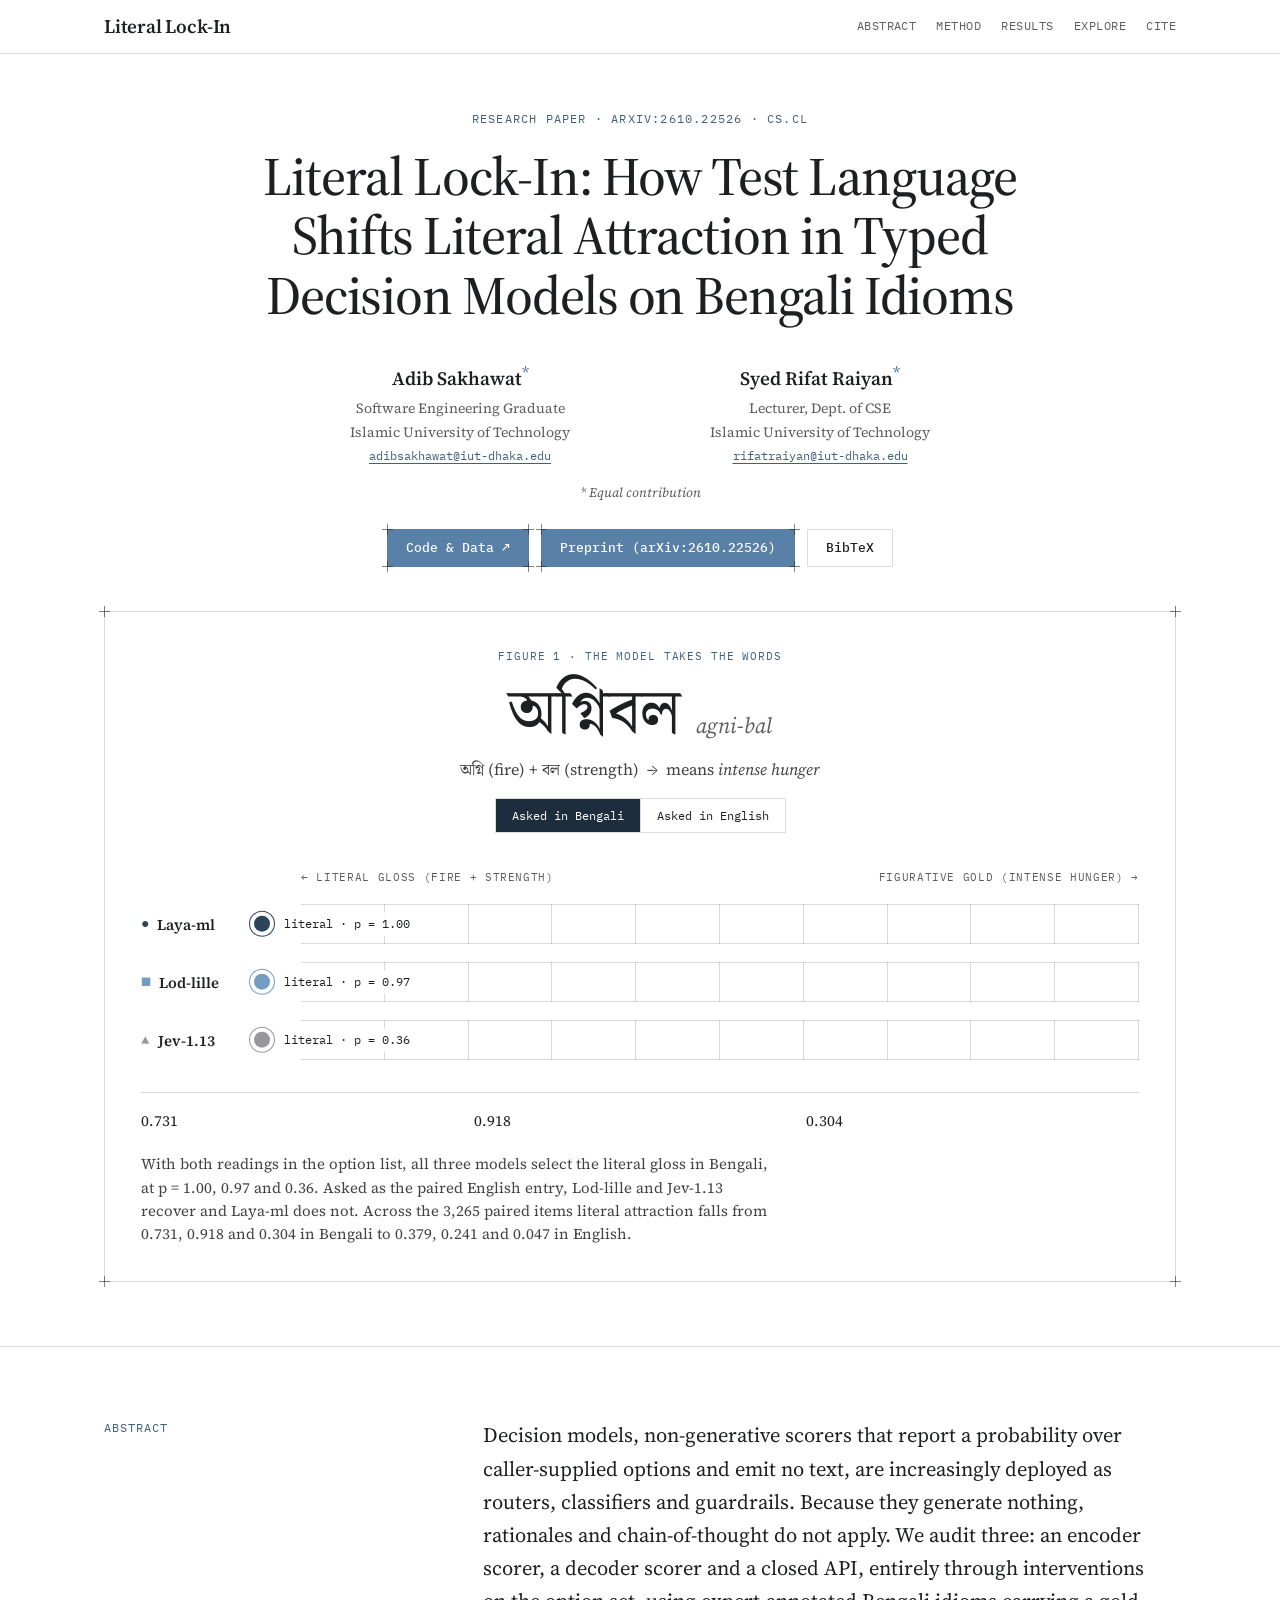
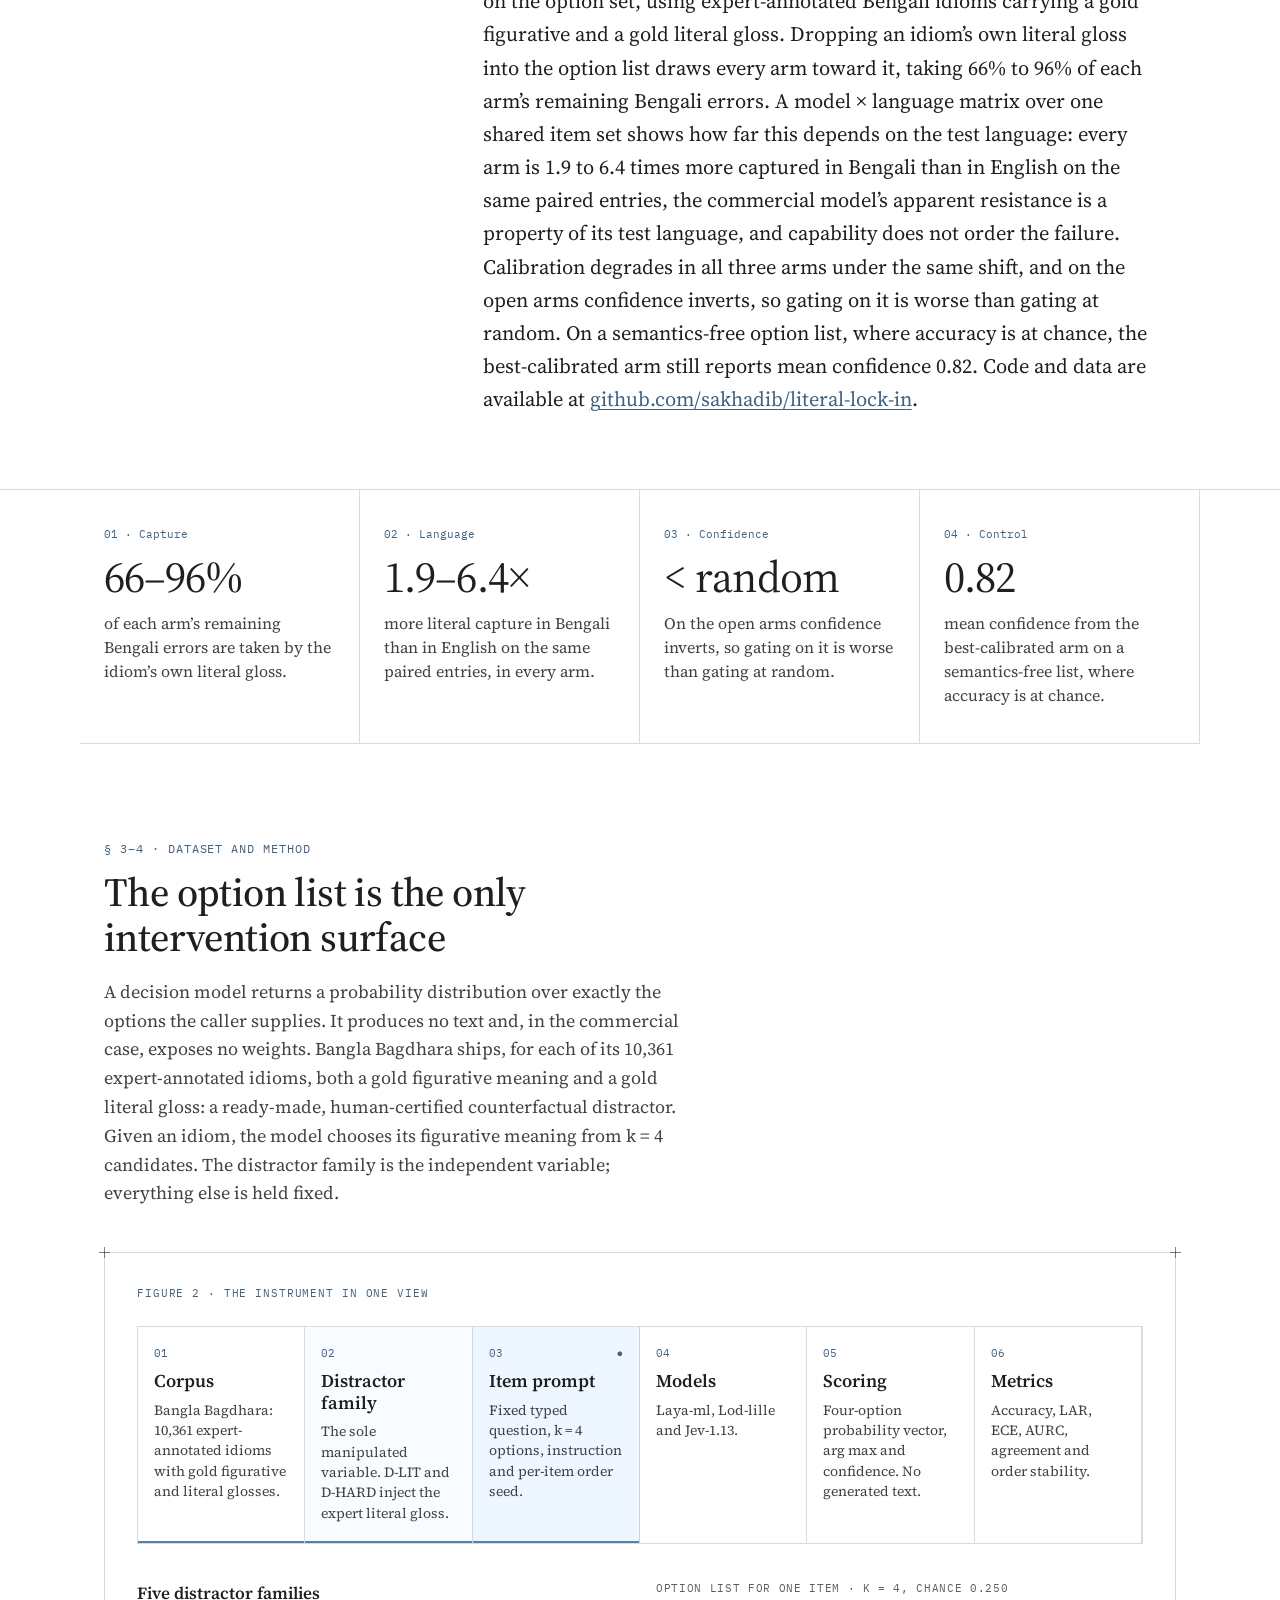
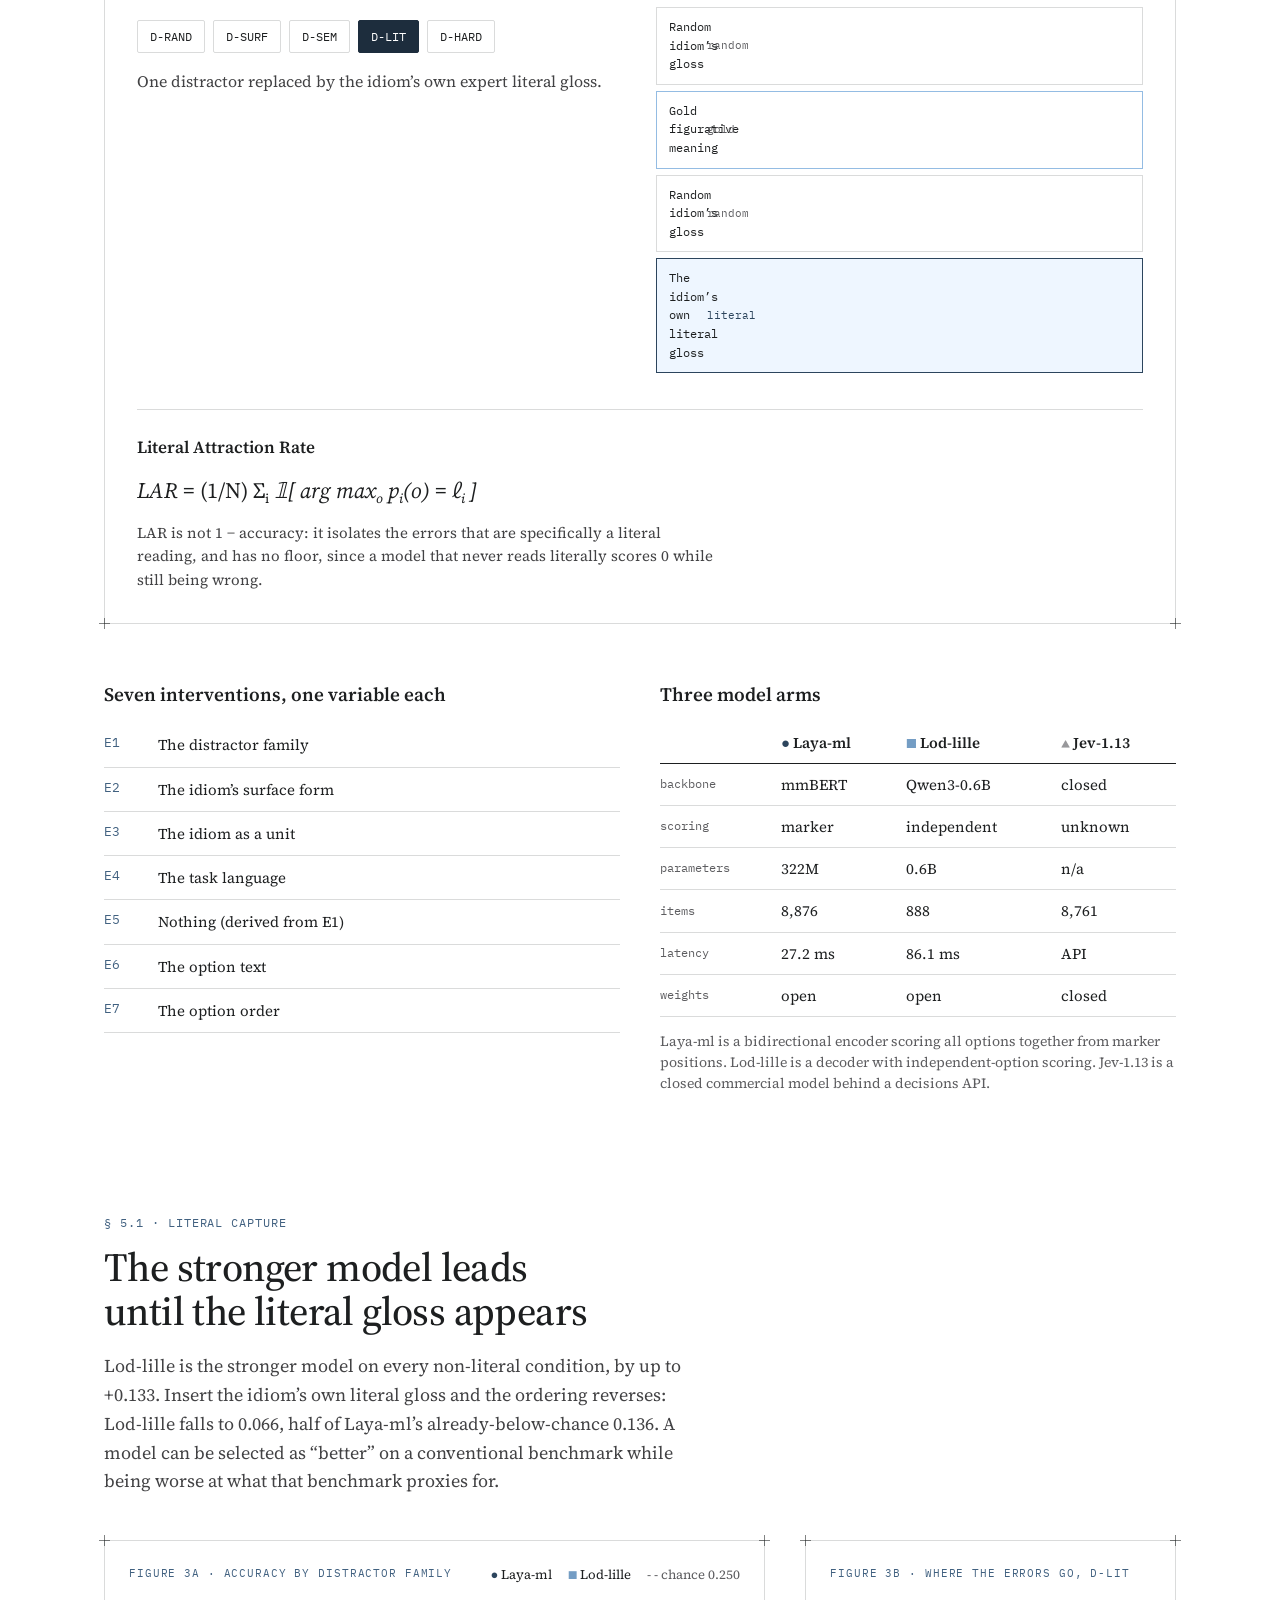
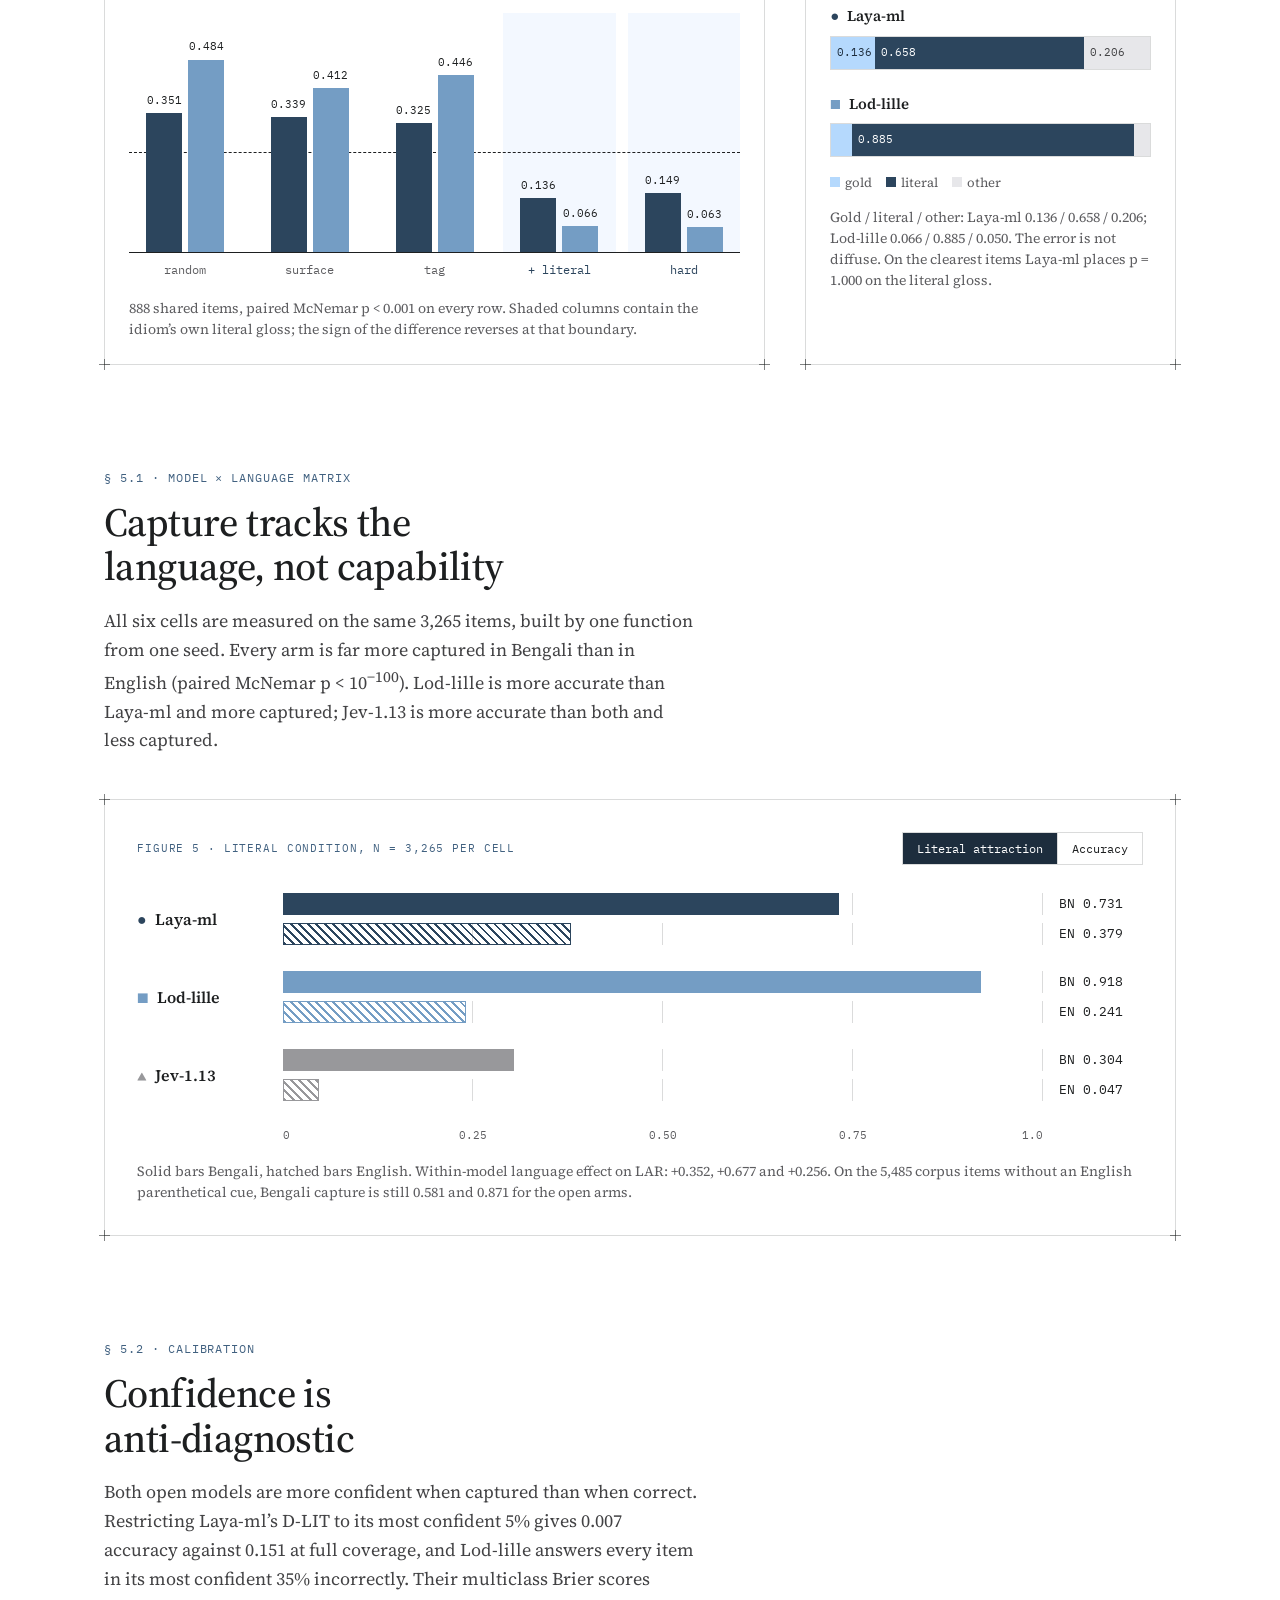
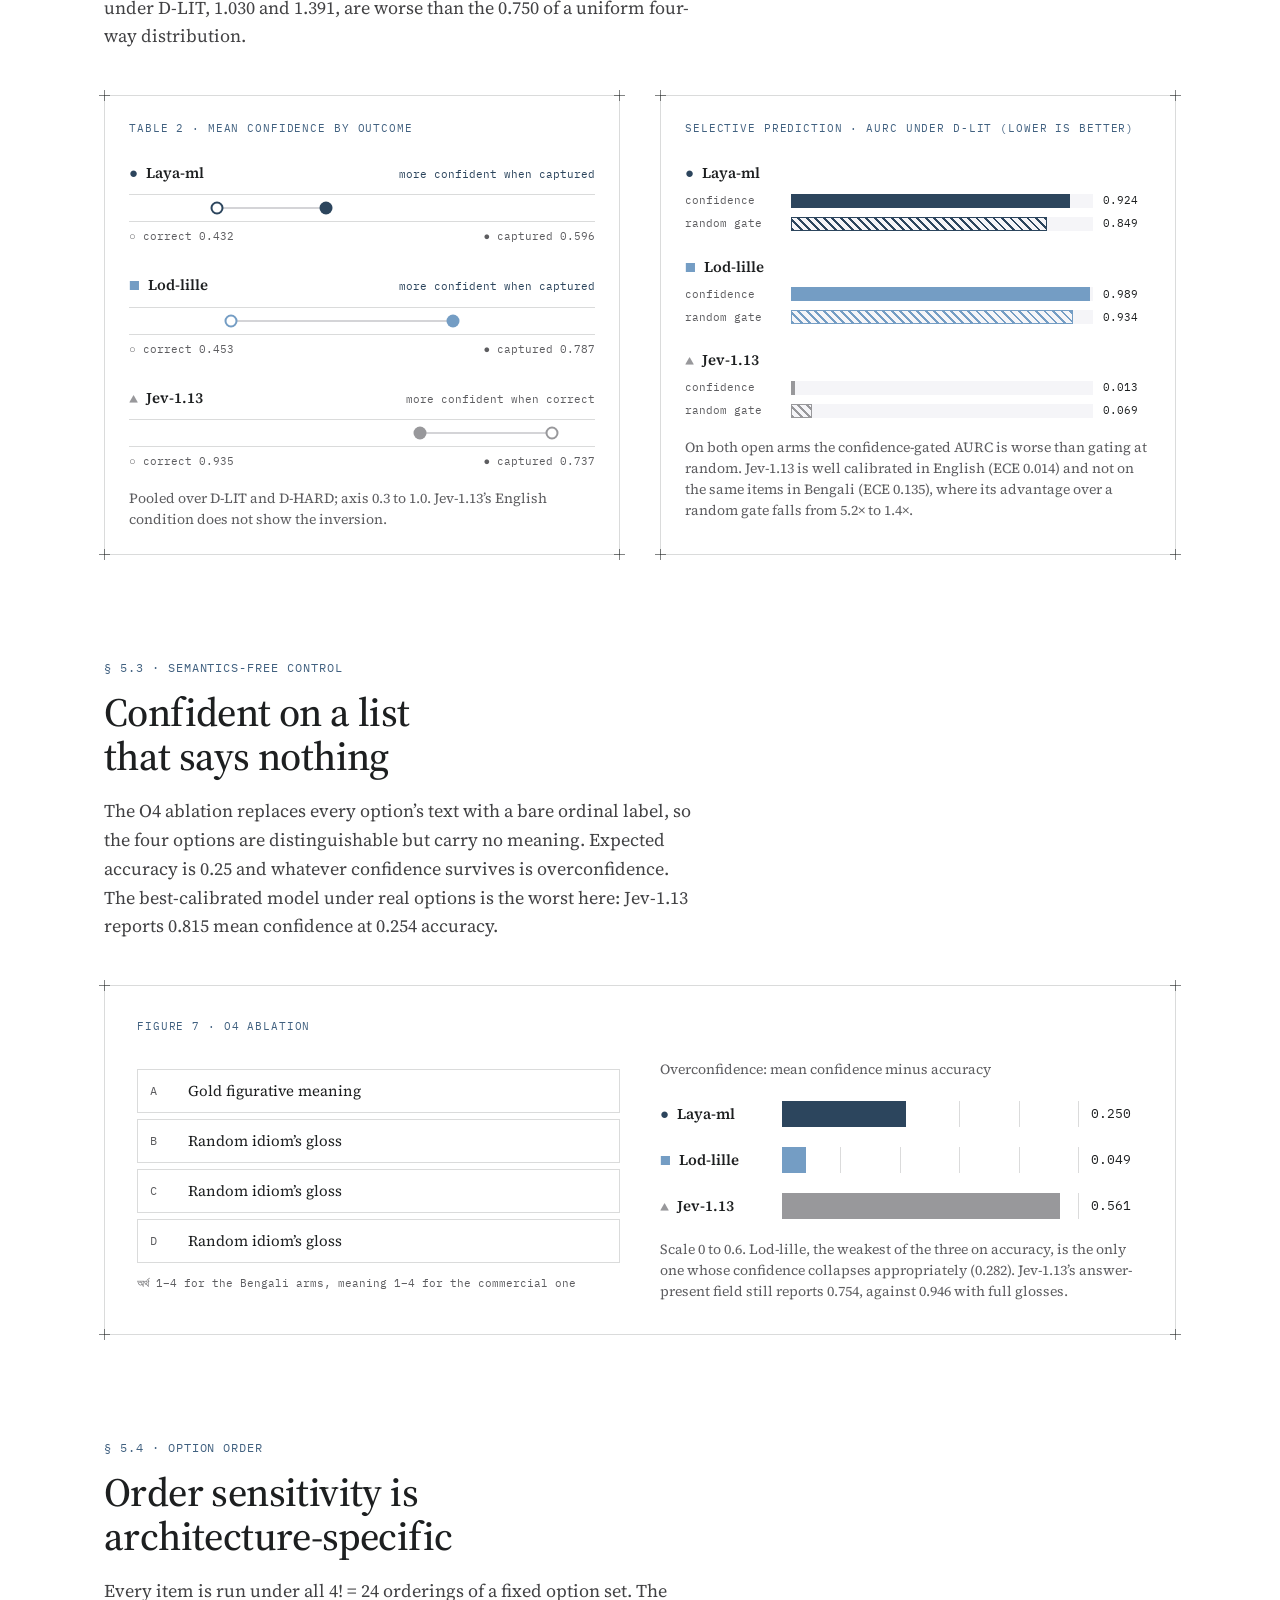
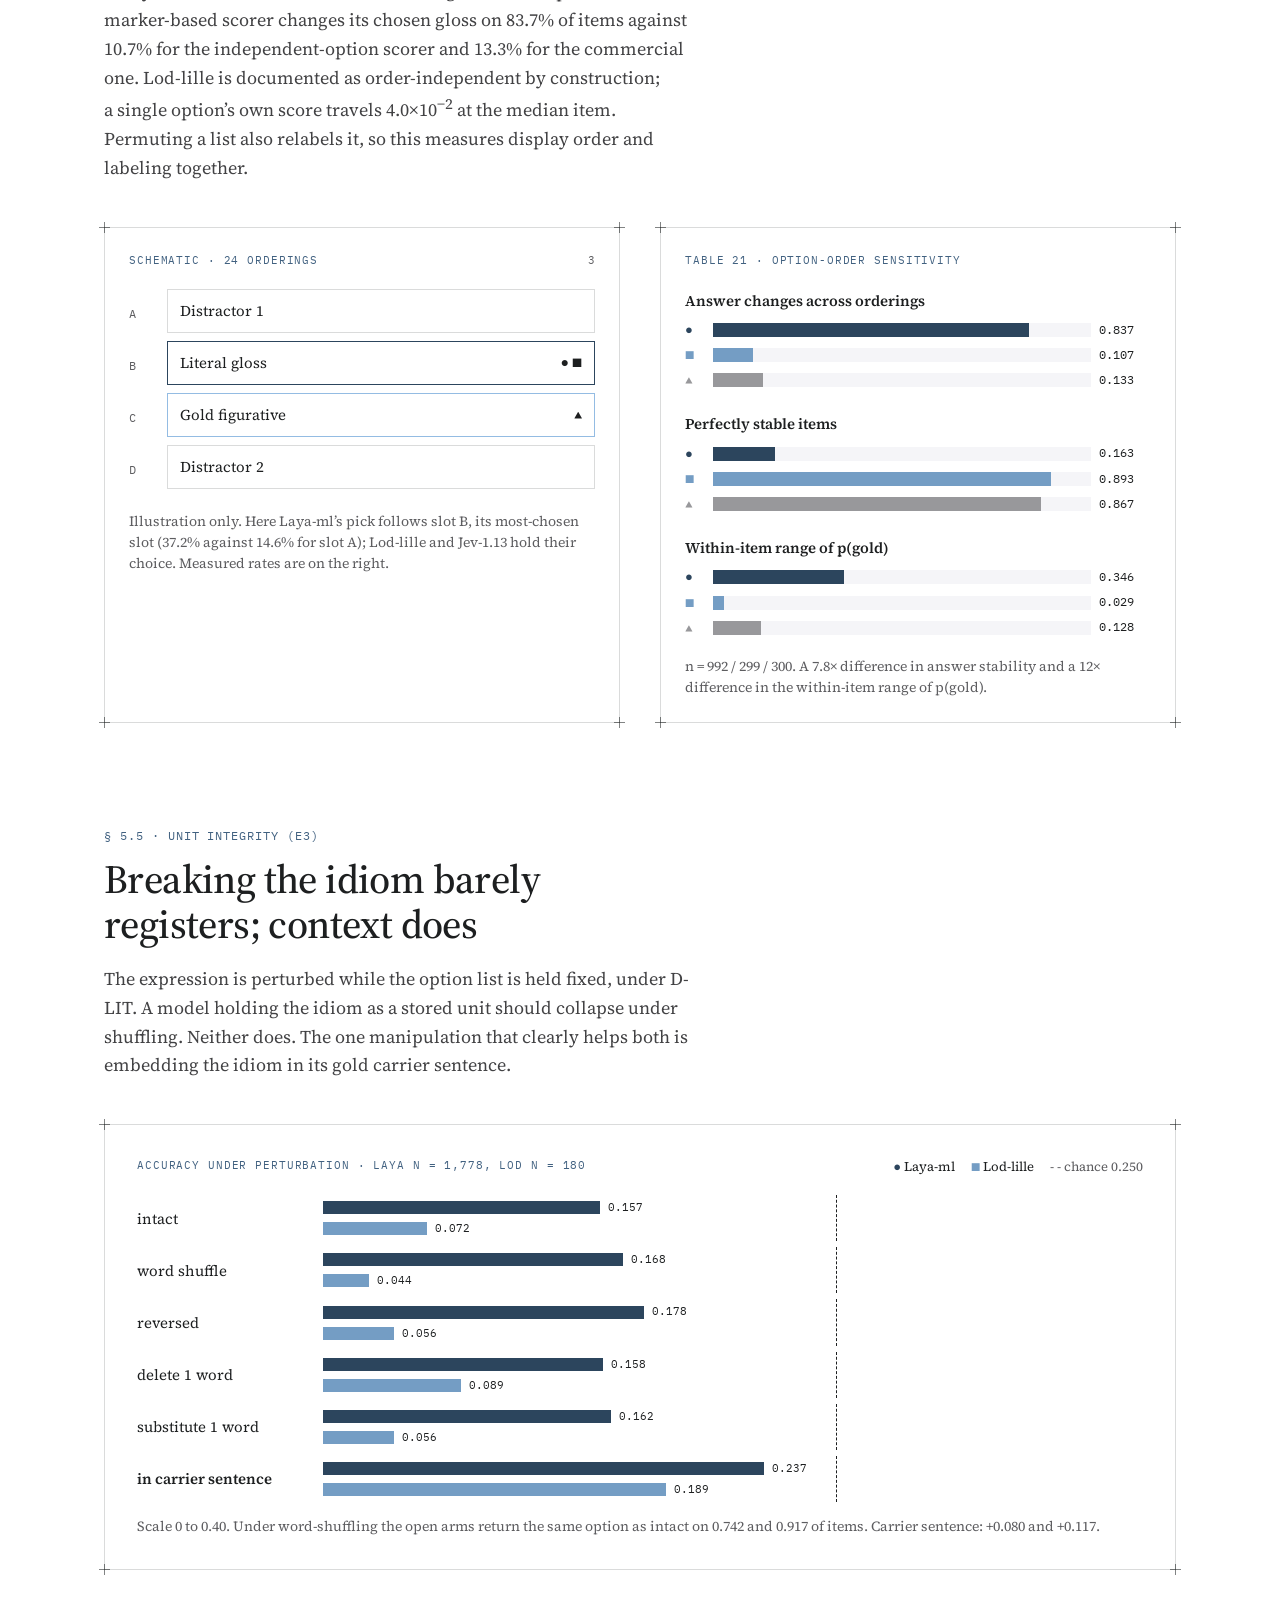
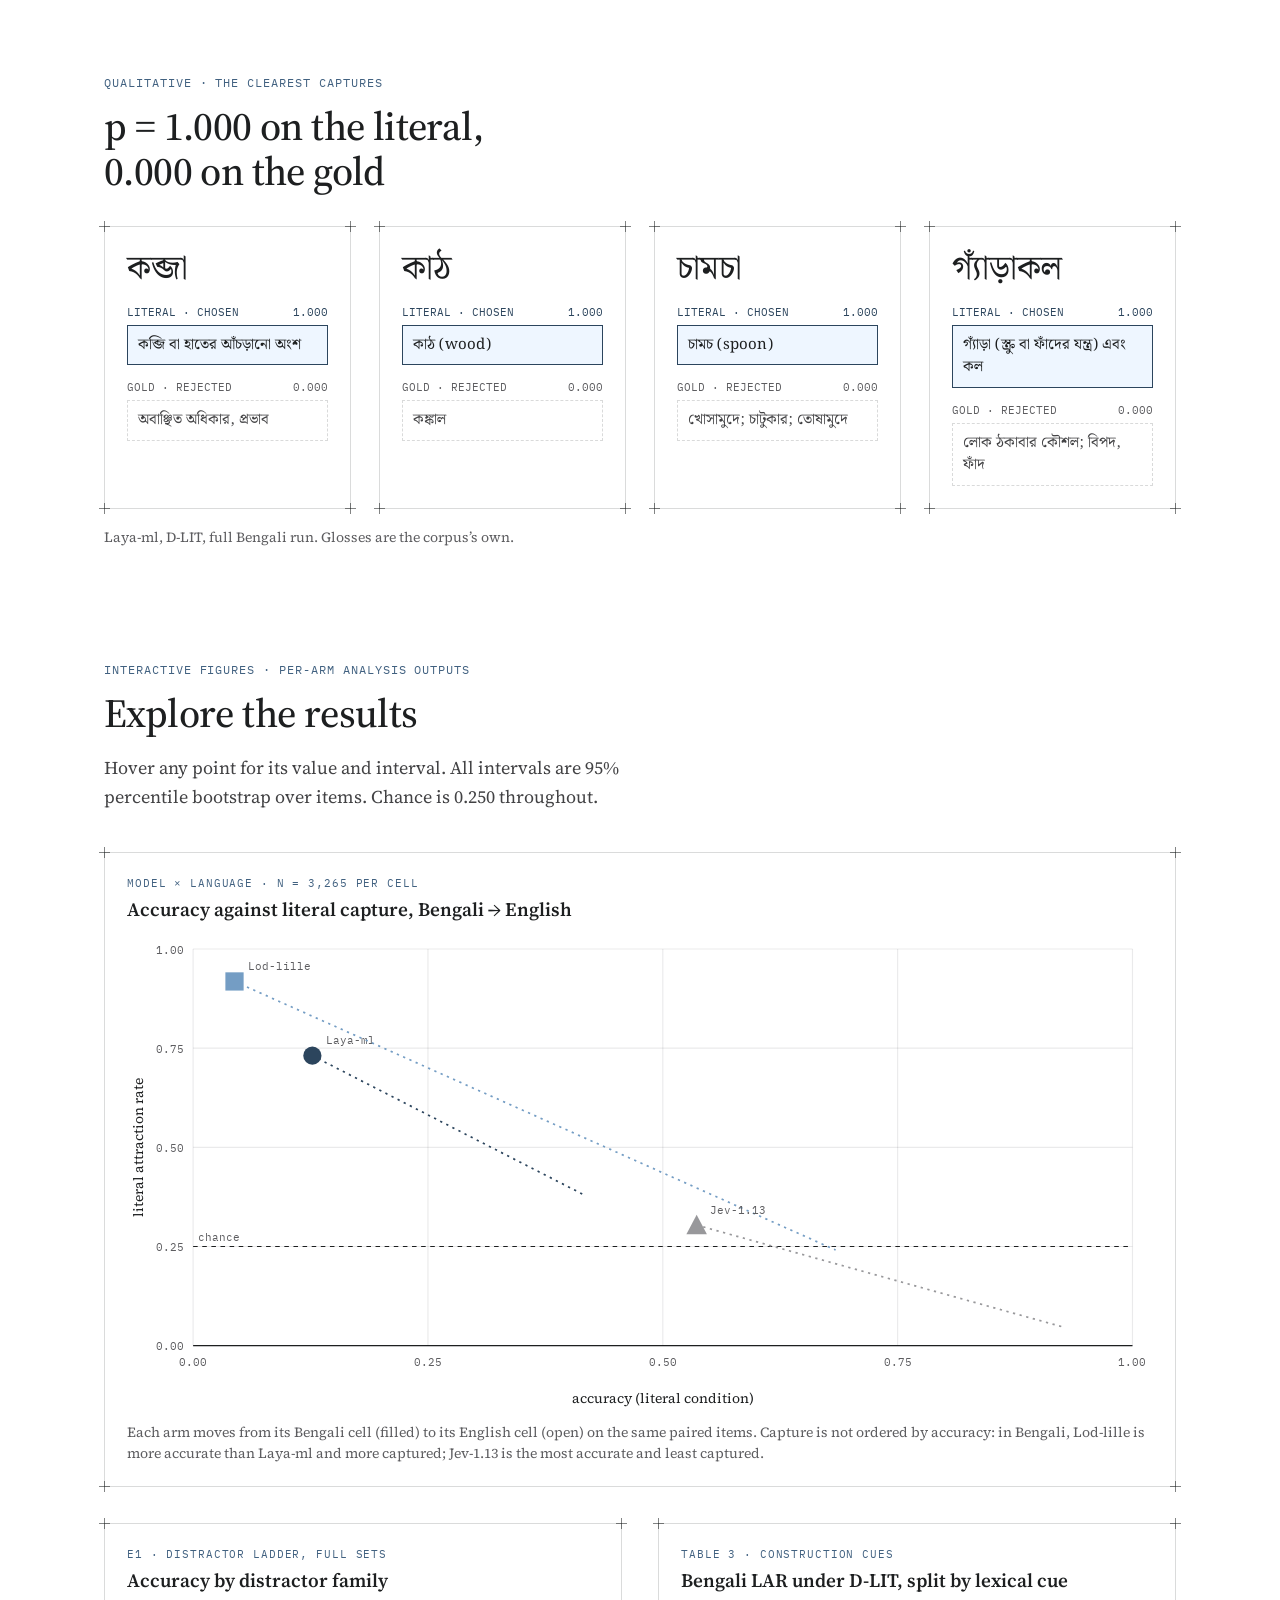
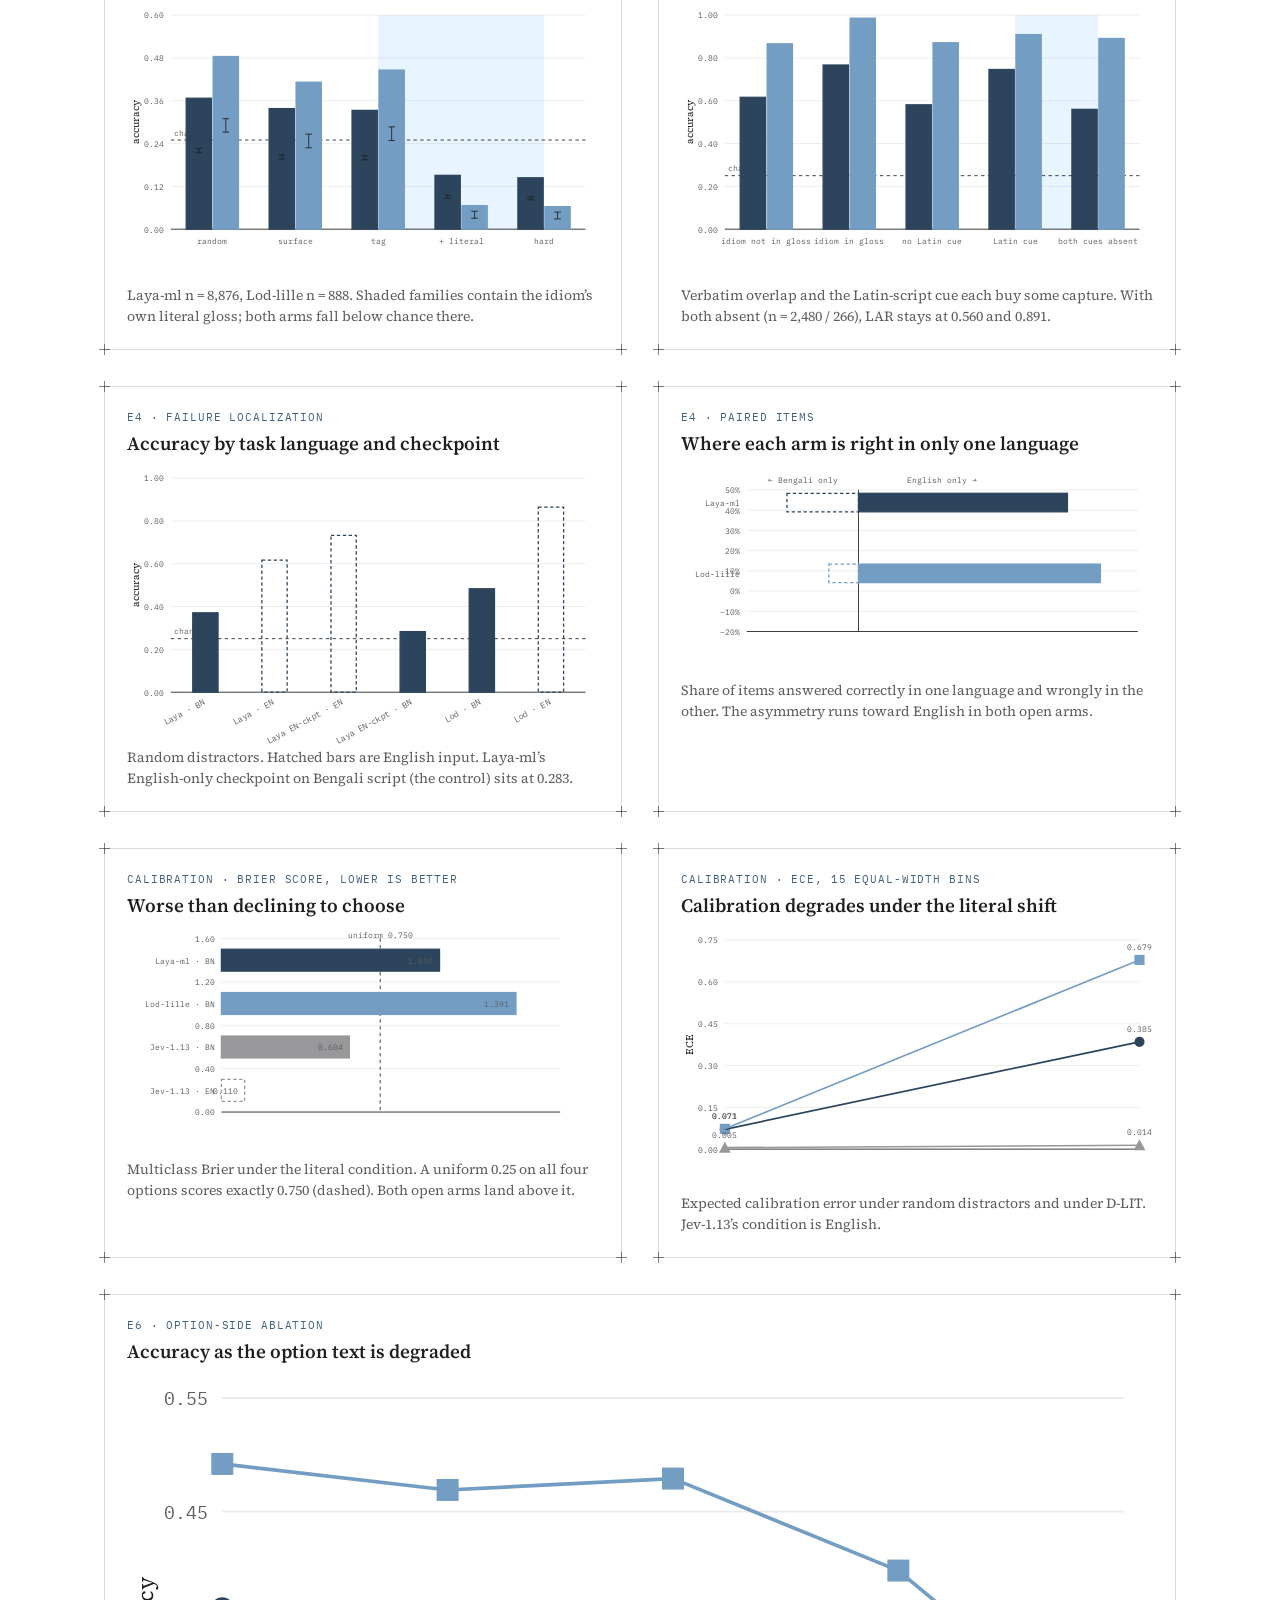
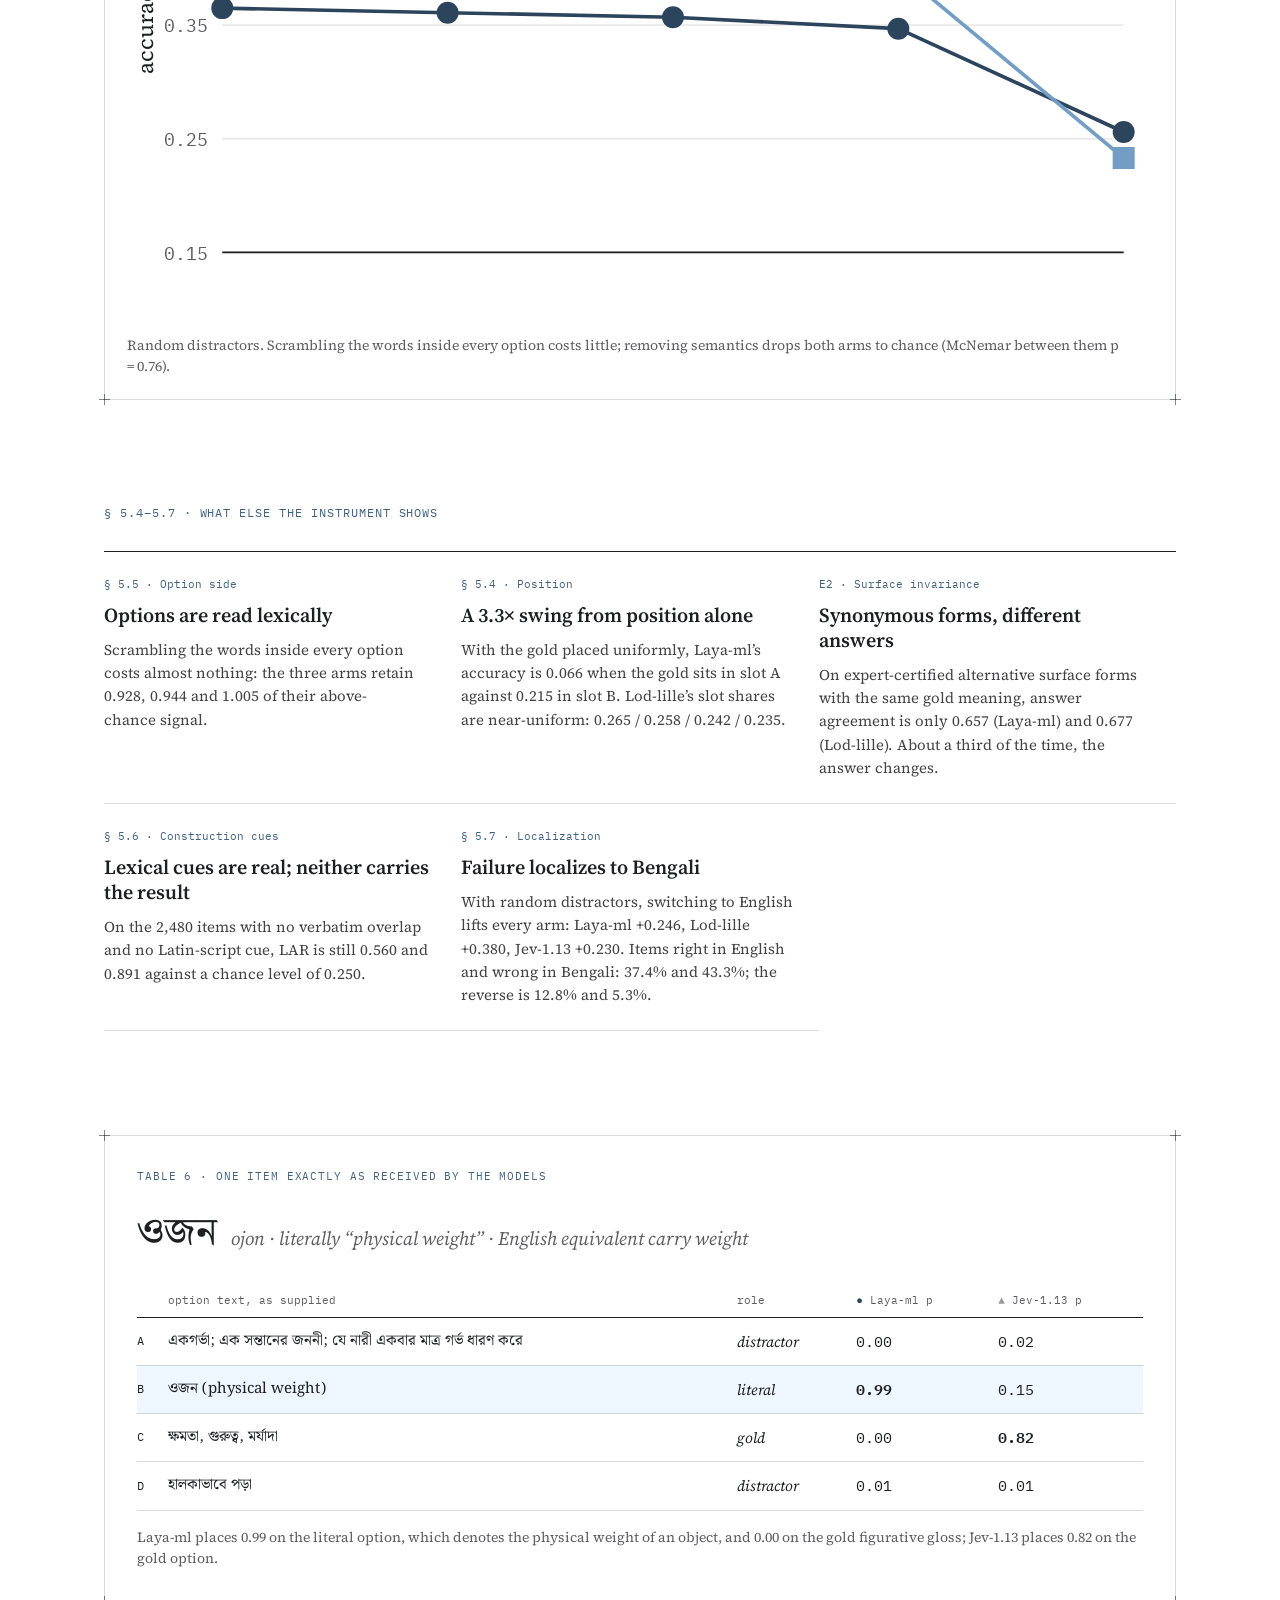
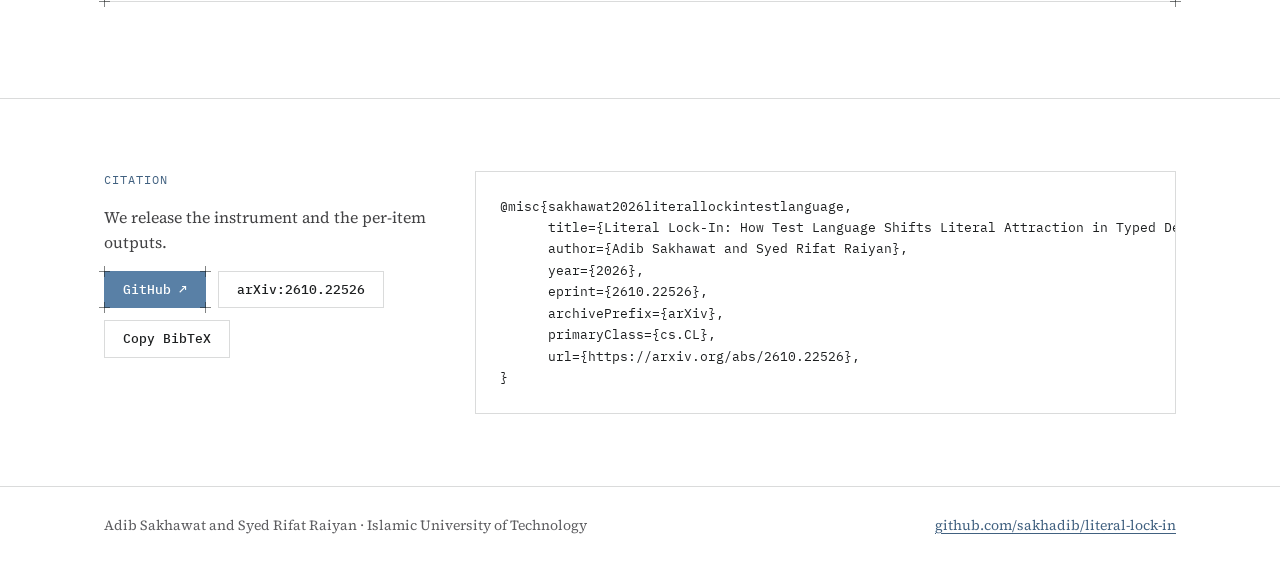
<file: docs/index.html>
<!DOCTYPE html>
<html lang="en">
<head>
  <meta charset="utf-8">
  <meta name="viewport" content="width=device-width, initial-scale=1">
  <title>Literal Lock-In: Literal Attraction in Bengali Idioms</title>
  <meta name="description" content="Decision models emit no text, only scores. On Bengali idioms, putting an idiom's own literal gloss into the option list captures them 1.9 to 6.4 times more in Bengali than in English, and their confidence inverts. arXiv:2610.22526.">
  <meta name="keywords" content="decision models, typed output, option scoring, multiple choice, literal attraction, Bengali idioms, Bangla NLP, figurative language, calibration, selective prediction, LLM evaluation, cross-lingual evaluation, low-resource languages, guardrails">
  <meta name="author" content="Adib Sakhawat, Syed Rifat Raiyan">
  <meta name="robots" content="index, follow, max-image-preview:large, max-snippet:-1">
  <meta name="twitter:card" content="summary_large_image">
  <meta name="twitter:title" content="Literal Lock-In: Literal Attraction in Bengali Idioms">
  <meta name="twitter:description" content="Decision models emit no text, only scores. On Bengali idioms, putting an idiom's own literal gloss into the option list captures them 1.9 to 6.4 times more in Bengali than in English, and their confidence inverts. arXiv:2610.22526.">
  <meta name="twitter:image" content="https://sakhadib.github.io/literal-lock-in/og.png">
  <meta property="og:type" content="article">
  <meta property="og:site_name" content="Literal Lock-In">
  <meta property="og:title" content="Literal Lock-In: Literal Attraction in Bengali Idioms">
  <meta property="og:description" content="Decision models emit no text, only scores. On Bengali idioms, putting an idiom's own literal gloss into the option list captures them 1.9 to 6.4 times more in Bengali than in English, and their confidence inverts. arXiv:2610.22526.">
  <meta property="og:url" content="https://sakhadib.github.io/literal-lock-in/">
  <meta property="og:image" content="https://sakhadib.github.io/literal-lock-in/og.png">
  <meta property="og:image:width" content="1200">
  <meta property="og:image:height" content="630">
  <meta property="og:image:alt" content="Literal Lock-In on Bengali idioms">
  <meta property="og:locale" content="en_US">
  <meta property="article:published_time" content="2026-10-15T00:00:00Z">
  <meta property="article:section" content="Computation and Language">
  <link rel="canonical" href="https://sakhadib.github.io/literal-lock-in/">
  <link rel="icon" href="favicon.svg" type="image/svg+xml">
  <link rel="apple-touch-icon" href="og.png">
  <link rel="preconnect" href="https://fonts.googleapis.com">
  <link rel="preconnect" href="https://fonts.gstatic.com" crossorigin>
  <link rel="stylesheet" href="https://fonts.googleapis.com/css2?family=Barlow:wght@400;500;600;700&family=IBM+Plex+Mono:wght@400;500&family=Noto+Serif+Bengali:wght@400;600&family=Source+Serif+4:ital,opsz,wght@0,8..60,400;0,8..60,500;0,8..60,600;1,8..60,400&display=swap">
  <script type="application/ld+json">
{
  "@context": "https://schema.org",
  "@type": "ScholarlyArticle",
  "headline": "Literal Lock-In: How Test Language Shifts Literal Attraction in Typed Decision Models on Bengali Idioms",
  "alternativeHeadline": "Literal Lock-In",
  "name": "Literal Lock-In: How Test Language Shifts Literal Attraction in Typed Decision Models on Bengali Idioms",
  "description": "Decision models emit no text, only scores. On Bengali idioms, putting an idiom's own literal gloss into the option list captures them 1.9 to 6.4 times more in Bengali than in English, and their confidence inverts. arXiv:2610.22526.",
  "url": "https://sakhadib.github.io/literal-lock-in/",
  "datePublished": "2026-10-15",
  "inLanguage": "en",
  "isAccessibleForFree": true,
  "genre": "Research paper",
  "creativeWorkStatus": "Under review",
  "license": "https://creativecommons.org/licenses/by-sa/4.0/",
  "keywords": "decision models, typed output, option scoring, multiple choice, literal attraction, Bengali idioms, Bangla NLP, figurative language, calibration, selective prediction, LLM evaluation, cross-lingual evaluation, low-resource languages, guardrails",
  "identifier": [
    "arXiv:2610.22526",
    "https://doi.org/10.48550/arXiv.2610.22526",
    "doi:10.48550/arXiv.2610.22526"
  ],
  "sameAs": [
    "https://arxiv.org/abs/2610.22526",
    "https://github.com/sakhadib/literal-lock-in",
    "https://doi.org/10.48550/arXiv.2610.22526"
  ],
  "citation": [
    "Adib Sakhawat and Syed Rifat Raiyan. Literal Lock-In: How Test Language Shifts Literal Attraction in Typed Decision Models on Bengali Idioms. arXiv:2610.22526 [cs.CL], 2026."
  ],
  "author": [
    {
      "@type": "Person",
      "name": "Adib Sakhawat",
      "affiliation": {
        "@type": "CollegeOrUniversity",
        "name": "Islamic University of Technology"
      }
    },
    {
      "@type": "Person",
      "name": "Syed Rifat Raiyan",
      "affiliation": {
        "@type": "CollegeOrUniversity",
        "name": "Islamic University of Technology"
      }
    }
  ],
  "publisher": {
    "@type": "Organization",
    "name": "arXiv",
    "sameAs": "https://arxiv.org"
  },
  "about": [
    {
      "@type": "Thing",
      "name": "Typed decision models"
    },
    {
      "@type": "Thing",
      "name": "Bengali idioms"
    },
    {
      "@type": "Thing",
      "name": "Literal attraction rate"
    },
    {
      "@type": "Thing",
      "name": "Calibration of language models"
    }
  ]
}
  </script>
  <style>
/* Industry — design-system tokens and component classes. This file is the source of truth for the system's look; retune it here and see readme.md. */
:root {
  --color-bg: #f2f2f3;
  --color-surface: #e9e9ea;
  --color-text: #1d1f20;
  --color-accent: #5980a6;
  --color-accent-2: #728fab;
  --color-divider: color-mix(in srgb, #1d1f20 16%, transparent);
  /* Tonal ramps — generated in OKLCH on one shared lightness scale, so the
     same step of any role matches the others in visual value. */
  --color-neutral-100: #f5f5f8;
  --color-neutral-200: #e7e7ea;
  --color-neutral-300: #d4d4d7;
  --color-neutral-400: #b7b7ba;
  --color-neutral-500: #98989b;
  --color-neutral-600: #7a7a7d;
  --color-neutral-700: #5d5d60;
  --color-neutral-800: #424244;
  --color-neutral-900: #2b2b2d;
  --color-accent-100: #eef6ff;
  --color-accent-200: #d6ebff;
  --color-accent-300: #b5d9fd;
  --color-accent-400: #94bce3;
  --color-accent-500: #749dc4;
  --color-accent-600: #597ea3;
  --color-accent-700: #416180;
  --color-accent-800: #2c455d;
  --color-accent-900: #1d2d3d;
  --color-accent-2-100: #eef6ff;
  --color-accent-2-200: #d6ebff;
  --color-accent-2-300: #bdd8f2;
  --color-accent-2-400: #9ebbd8;
  --color-accent-2-500: #7e9cb8;
  --color-accent-2-600: #627d98;
  --color-accent-2-700: #486077;
  --color-accent-2-800: #314457;
  --color-accent-2-900: #1f2d3a;
  --font-heading: "Barlow Condensed", system-ui, sans-serif;
  --font-heading-weight: 600;
  --font-body: "Barlow", system-ui, sans-serif;
  --space-1: 3.4px;
  --space-2: 6.8px;
  --space-3: 10.2px;
  --space-4: 13.6px;
  --space-6: 20.4px;
  --space-8: 27.2px;
  --radius-sm: 2px;
  --radius-md: 4px;
  --radius-lg: 7px;
  /* Elevation — derived from the ground: soft ink-tinted shadows on a
     light theme, a hairline edge + ambient darkness on a dark one. */
  --shadow-sm: 0 1px 2px color-mix(in srgb, #2b2b2d 14%, transparent);
  --shadow-md: 0 3px 10px color-mix(in srgb, #2b2b2d 16%, transparent);
  --shadow-lg: 0 12px 32px color-mix(in srgb, #2b2b2d 22%, transparent);
}
body {
  background: var(--color-bg);
  color: var(--color-text);
  font-family: var(--font-body);
}
h1, h2, h3, h4 { font-family: var(--font-heading); font-weight: var(--font-heading-weight); }
.blueprint {
  position: relative;
  border: 1px solid var(--color-divider);
  border-radius: 0;
}
/* The overlay image treatments (halftone, duotone) clip their overlay
   (overflow:hidden); a blueprint wrapper draws its registration marks
   outside the box, so when both classes share a wrapper the frame must
   win. */
.blueprint.halftone, .blueprint.plate, .blueprint.duotone { overflow: visible; }
.blueprint > .corner {
  position: absolute; width: 11px; height: 11px;
  color: color-mix(in srgb, var(--color-text) 55%, transparent);
}
.blueprint > .corner::before, .blueprint > .corner::after {
  content: ""; position: absolute; background: currentColor;
}
.blueprint > .corner::before { left: 5px; top: 0; width: 1px; height: 100%; }
.blueprint > .corner::after  { top: 5px; left: 0; width: 100%; height: 1px; }
.blueprint > .corner.tl { top: -6px; left: -6px; }
.blueprint > .corner.tr { top: -6px; right: -6px; }
.blueprint > .corner.bl { bottom: -6px; left: -6px; }
.blueprint > .corner.br { bottom: -6px; right: -6px; }
.duotone{position:relative;overflow:hidden}
.duotone::after{content:"";position:absolute;inset:0;pointer-events:none;
  background:var(--color-accent);mix-blend-mode:color}
/* ══════════════════════════════════════════════════════════════════════════
   Components — built with the tokens above. Plain CSS
   on plain HTML: no JavaScript, no build step. Each class is documented in
   readme.md and demonstrated in foundations/ and components/.
   ══════════════════════════════════════════════════════════════════════ */
*, *::before, *::after { box-sizing: border-box; }
body { margin: 0; font-size: 15px; line-height: 1.55; font-weight: 400; }
h1, h2, h3, h4, h5, h6 {
  font-family: var(--font-heading); font-weight: var(--font-heading-weight);
  line-height: 1.12; letter-spacing: -0.015em; margin: 0 0 var(--space-2);
}
h1 { font-size: 42px; }
h2 { font-size: 32px; }
h3 { font-size: 25px; }
h4 { font-size: 20px; }
h5 { font-size: 16px; }
h6 { font-size: 13px; }
h6 { letter-spacing: 0.08em; text-transform: uppercase; }
p { margin: 0 0 var(--space-3); }
a { color: var(--color-accent); text-underline-offset: 3px; }
img { display: block; max-width: 100%; }
figure { margin: 0; }
figcaption {
  font-size: 11px; margin-top: var(--space-1);
  color: color-mix(in srgb, var(--color-text) 55%, transparent);
}
.text-muted { color: color-mix(in srgb, var(--color-text) 55%, transparent); }
:focus { outline: none; }
:focus-visible { outline: 2px solid var(--color-accent); outline-offset: 2px; }
::selection { background: color-mix(in srgb, var(--color-accent) 30%, transparent); }
/* — rules — */
.hr {
  height: 1px; border: 0; margin: var(--space-4) 0;
  background: var(--color-divider);
}
/* — buttons — */
.btn {
  display: inline-flex; align-items: center; justify-content: center; gap: 6px;
  cursor: pointer; text-decoration: none;
  font-family: var(--font-heading); font-weight: var(--font-heading-weight);
  font-size: 14px; line-height: 1.2; color: var(--color-text); /* matches the .input's 14px —
     the pair sits side by side in sign-up rows */
  background: transparent; border: 1px solid transparent;
  padding: var(--space-2) calc(var(--space-3) * 1.2);
  border-radius: var(--radius-md);
}
.btn svg { display: block; }
.btn:disabled { opacity: 0.45; cursor: not-allowed; }
.btn-primary { background: var(--color-accent); color: var(--color-bg); }
.btn-primary:hover { background: var(--color-accent-600); }
.btn-primary:active { background: var(--color-accent-700); }
.btn-secondary { border-color: var(--color-divider); }
.btn-secondary:hover { background: color-mix(in srgb, var(--color-text) 7%, transparent); }
.btn-secondary:active { background: color-mix(in srgb, var(--color-text) 14%, transparent); }
.btn-ghost { color: var(--color-accent); padding-inline: var(--space-1); }
.btn-ghost:hover { background: color-mix(in srgb, var(--color-accent) 10%, transparent); }
.btn-ghost:active { background: color-mix(in srgb, var(--color-accent) 18%, transparent); }
.btn-icon { width: 36px; height: 36px; padding: 0; }
.btn-block { width: 100%; margin-top: var(--space-2); }
/* — forms — */
.field > label {
  display: block; font-size: 12px; margin-bottom: 5px;
  color: color-mix(in srgb, var(--color-text) 70%, transparent);
}
.input {
  width: 100%; min-height: 36px; padding: 6px 10px; font: inherit;
  font-size: 14px; color: var(--color-text); caret-color: var(--color-accent);
  background: var(--color-surface);
  border: 1px solid var(--color-divider); border-radius: var(--radius-md);
}
.input:hover { border-color: color-mix(in srgb, var(--color-text) 45%, transparent); }
.input:focus-visible { border-color: var(--color-accent); outline-offset: 0; }
textarea.input { min-height: 90px; resize: vertical; }
.radio { display: inline-flex; align-items: center; gap: 8px; cursor: pointer; font-size: 14px; }
.radio input, .seg-opt input {
  position: absolute; opacity: 0; width: 0; height: 0; pointer-events: none;
}
.radio .dot {
  width: 16px; height: 16px; flex: none; border-radius: 50%;
  border: 1.5px solid var(--color-divider);
}
.radio:hover .dot { border-color: var(--color-accent); }
.radio input:checked + .dot {
  border-color: var(--color-accent); background: var(--color-accent);
  box-shadow: inset 0 0 0 4px var(--color-bg);
}
.radio input:focus-visible + .dot { outline: 2px solid var(--color-accent); outline-offset: 2px; }
.seg {
  display: inline-flex; overflow: hidden;
  border: 1px solid var(--color-divider); border-radius: var(--radius-md);
}
.seg-opt {
  display: inline-flex; align-items: center; gap: 6px;
  padding: 7px 12px; font-size: 13px; cursor: pointer;
}
.seg-opt + .seg-opt { border-left: 1px solid var(--color-divider); }
.seg-opt:has(input:checked) { background: var(--color-accent); color: var(--color-bg); }
.seg-opt:not(:has(input:checked)):hover { background: color-mix(in srgb, var(--color-text) 7%, transparent); }
.seg-opt:has(input:focus-visible) { outline: 2px solid var(--color-accent); outline-offset: -2px; }
/* — cards — */
.card {
  display: flex; flex-direction: column; gap: var(--space-2);
  padding: var(--space-3); border-radius: var(--radius-md); background: var(--color-surface);
}
.card-kicker { font-size: 10px; letter-spacing: 0.1em; text-transform: uppercase; color: var(--color-accent); }
.card-title {
  font-family: var(--font-heading); font-weight: var(--font-heading-weight);
  font-size: 17px; line-height: 1.2;
}
.card-body { margin: 0; font-size: 13px; opacity: 0.8; flex: 1; }
.card-meta {
  display: flex; align-items: center; gap: 6px; font-size: 11px;
  color: color-mix(in srgb, var(--color-text) 50%, transparent);
}
.elev-sm { box-shadow: var(--shadow-sm); }
.elev-md { box-shadow: var(--shadow-md); }
.elev-lg { box-shadow: var(--shadow-lg); }
/* — tags — */
.tag {
  display: inline-flex; align-items: center; font-size: 11px;
  letter-spacing: 0.02em; padding: 3px 10px;
  border-radius: calc(var(--radius-md) * 0.75);
}
.tag-accent { background: var(--color-accent-100); color: var(--color-accent-800); }
.tag-accent-2 { background: var(--color-accent-2-100); color: var(--color-accent-2-800); }
.tag-neutral { background: var(--color-neutral-100); color: var(--color-neutral-800); }
.tag-outline { border: 1px solid var(--color-accent); color: var(--color-accent); }
/* — navigation — */
.nav {
  display: flex; align-items: center; gap: var(--space-4);
  padding: var(--space-3) var(--space-4);
  border-bottom: none;
}
.nav-brand {
  font-family: var(--font-heading); font-weight: var(--font-heading-weight);
  font-size: 18px; margin-right: auto;
}
.nav a { color: inherit; text-decoration: none; font-size: 14px; }
.nav a:hover, .nav a[aria-current='page'] { color: var(--color-accent); }
/* — tables — */
.table { width: 100%; border-collapse: collapse; font-size: 14px; }
.table th {
  text-align: left; font-size: 11px; letter-spacing: 0.08em; text-transform: uppercase;
  color: color-mix(in srgb, var(--color-text) 60%, transparent);
  padding: var(--space-2); border-bottom: 1px solid var(--color-divider);
}
.table td {
  padding: var(--space-2);
  border-bottom: 1px solid color-mix(in srgb, var(--color-text) 8%, transparent);
}
.table tbody tr:hover { background: color-mix(in srgb, var(--color-text) 4%, transparent); }
/* — dialog — */
.dialog-backdrop {
  position: fixed; inset: 0; display: grid; place-items: center;
  padding: var(--space-4);
  background: color-mix(in srgb, var(--color-neutral-900) 50%, transparent);
}
.dialog {
  width: min(440px, 100%); display: flex; flex-direction: column; gap: var(--space-3);
  padding: var(--space-4); border-radius: var(--radius-lg);
  background: var(--color-surface); box-shadow: var(--shadow-lg);
}
.dialog-title {
  font-family: var(--font-heading); font-weight: var(--font-heading-weight);
  font-size: 20px;
}
.dialog-body { font-size: 14px; opacity: 0.85; }
.dialog-actions { display: flex; justify-content: flex-end; gap: var(--space-2); margin-top: var(--space-2); }
/* — blueprint frame: components are wireframe objects (see .blueprint
     and .corner above) — square, transparent, hairline-bordered — */
.card, .btn, .input, .tag, .seg, .dialog { border-radius: 0; }
.card, .dialog { background: transparent; border: 1px solid var(--color-divider); }
.btn { border: 1px solid var(--color-divider); }
.btn-primary { border-color: var(--color-accent); }
.btn-ghost { border-color: transparent; }
:root{--font-heading:"Source Serif 4","Noto Serif Bengali",Georgia,serif;--font-heading-weight:500;--font-body:"Source Serif 4","Noto Serif Bengali",Georgia,serif;--font-mono:"IBM Plex Mono",ui-monospace,monospace;}
html{scroll-behavior:smooth;}
body{margin:0;background:#ffffff;color:var(--color-text);font-family:var(--font-body);-webkit-font-smoothing:antialiased;}
a{color:var(--color-accent-700);text-decoration-thickness:1px;text-underline-offset:3px;}
a:hover{color:var(--color-accent-900);}
:focus-visible{outline:2px solid var(--color-accent);outline-offset:2px;}


.chart{display:block;width:100%;height:auto;overflow:visible}
.chart .tick{font-family:var(--font-mono);font-size:10px;fill:var(--color-neutral-700)}
.chart .axis{font-family:var(--font-heading);font-size:12px;fill:var(--color-text)}
.chart .grow{transform-box:fill-box;transform-origin:bottom;transform:scaleY(0);
  transition:transform .9s cubic-bezier(.2,.7,.2,1)}
.chart .grow[style*="--w"]{transform-origin:left center;transform:scaleX(0)}
.chart.on .grow,.chart.grown .grow{transform:scaleY(1)}
.chart.on .grow[style*="--w"],.chart.grown .grow[style*="--w"]{transform:scaleX(1)}
@media (prefers-reduced-motion:reduce){.chart .grow{transition:none;transform:none}}

/* reveal */
[data-reveal] .grow,[data-grow]{transition:transform .9s cubic-bezier(.2,.7,.2,1)}
.plot{margin-top:12px}
.plot .chart{opacity:0;transition:opacity .7s ease .2s}
.plot.on .chart{opacity:1}
@media (prefers-reduced-motion:reduce){*{animation-duration:.001ms!important;transition-duration:.001ms!important}}
  </style>
</head>
<body>
<main>
<div style="min-height:100vh;background:#ffffff;">
<nav style="position:sticky;top:0;z-index:20;background:color-mix(in srgb,#ffffff 90%,transparent);backdrop-filter:blur(8px);border-bottom:1px solid var(--color-divider);">
  <div style="max-width:1120px;margin:0 auto;padding:12px 24px;display:flex;align-items:center;justify-content:space-between;gap:16px;flex-wrap:wrap;">
    <a href="#top" style="font-family:var(--font-heading);font-size:19px;font-weight:600;color:var(--color-text);text-decoration:none;letter-spacing:-0.01em;">Literal Lock-In</a>
    <div style="display:flex;gap:20px;flex-wrap:wrap;font-family:var(--font-mono);font-size:12px;letter-spacing:0.04em;text-transform:uppercase;">
      <a href="#abstract" style="color:var(--color-neutral-700);text-decoration:none;">Abstract</a>
      <a href="#method" style="color:var(--color-neutral-700);text-decoration:none;">Method</a>
      <a href="#results" style="color:var(--color-neutral-700);text-decoration:none;">Results</a>
      <a href="#explore" style="color:var(--color-neutral-700);text-decoration:none;">Explore</a>
      <a href="#cite" style="color:var(--color-neutral-700);text-decoration:none;">Cite</a>
    </div>
  </div>
</nav>
<header id="top" style="max-width:1000px;margin:0 auto;padding:56px 24px 36px;display:flex;flex-direction:column;align-items:center;text-align:center;">
  <div style="font-family:var(--font-mono);font-size:12px;letter-spacing:0.1em;text-transform:uppercase;color:var(--color-accent-700);margin-bottom:18px;">Research paper · arXiv:2610.22526 · cs.CL</div>
  <h1 style="margin:0;font-family:var(--font-heading);font-weight:500;font-size:clamp(32px,4.4vw,54px);line-height:1.1;letter-spacing:-0.02em;text-wrap:balance;">Literal Lock-In: How Test Language Shifts Literal Attraction in Typed Decision Models on Bengali Idioms</h1>
  <div style="display:grid;grid-template-columns:repeat(auto-fit,minmax(min(100%,280px),1fr));width:100%;max-width:720px;margin-top:32px;">
    <div style="display:flex;flex-direction:column;align-items:center;gap:4px;padding:4px 16px;">
      <div style="font-size:19px;font-weight:600;">Adib Sakhawat<sup style="color:var(--color-accent-700);font-weight:400;">*</sup></div>
      <div style="font-size:14px;color:var(--color-neutral-700);line-height:1.45;">Software Engineering Graduate</div>
      <div style="font-size:14px;color:var(--color-neutral-700);line-height:1.45;">Islamic University of Technology</div>
      <a href="mailto:adibsakhawat@iut-dhaka.edu" style="font-family:var(--font-mono);font-size:12px;">adibsakhawat@iut-dhaka.edu</a>
    </div>
    <div style="display:flex;flex-direction:column;align-items:center;gap:4px;padding:4px 16px;">
      <div style="font-size:19px;font-weight:600;">Syed Rifat Raiyan<sup style="color:var(--color-accent-700);font-weight:400;">*</sup></div>
      <div style="font-size:14px;color:var(--color-neutral-700);line-height:1.45;">Lecturer, Dept. of CSE</div>
      <div style="font-size:14px;color:var(--color-neutral-700);line-height:1.45;">Islamic University of Technology</div>
      <a href="mailto:rifatraiyan@iut-dhaka.edu" style="font-family:var(--font-mono);font-size:12px;">rifatraiyan@iut-dhaka.edu</a>
    </div>
  </div>
  <div style="margin-top:14px;font-size:13px;font-style:italic;color:var(--color-neutral-700);">* Equal contribution</div>
  <div style="display:flex;justify-content:center;gap:12px;flex-wrap:wrap;margin-top:26px;">
    <a class="btn btn-primary blueprint" href="https://github.com/sakhadib/literal-lock-in" target="_blank" rel="noopener" style="padding:10px 18px;font-family:var(--font-mono);font-size:13px;color:#ffffff;text-decoration:none;"><i class="corner tl"></i><i class="corner tr"></i><i class="corner bl"></i><i class="corner br"></i>Code &amp; Data ↗</a>
    <a class="btn btn-primary blueprint" href="https://arxiv.org/abs/2610.22526" target="_blank" rel="noopener" style="padding:10px 18px;font-family:var(--font-mono);font-size:13px;color:#ffffff;text-decoration:none;"><i class="corner tl"></i><i class="corner tr"></i><i class="corner bl"></i><i class="corner br"></i>Preprint (arXiv:2610.22526)</a>
    <a class="btn btn-secondary" href="#cite" style="padding:10px 18px;font-family:var(--font-mono);font-size:13px;color:var(--color-text);text-decoration:none;">BibTeX</a>
  </div>
</header>
<section style="max-width:1120px;margin:0 auto;padding:8px 24px 64px;">
  <figure class="blueprint" style="margin:0;padding:clamp(20px,3vw,36px);">
    <i class="corner tl"></i><i class="corner tr"></i><i class="corner bl"></i><i class="corner br"></i>
    <div style="display:flex;flex-direction:column;align-items:center;text-align:center;gap:14px;">
      <div>
        <div style="font-family:var(--font-mono);font-size:11px;letter-spacing:0.08em;text-transform:uppercase;color:var(--color-accent-700);">Figure 1 · The model takes the words</div>
        <div style="display:flex;align-items:baseline;justify-content:center;gap:16px;flex-wrap:wrap;margin-top:14px;">
          <span style="font-family:'Noto Serif Bengali',serif;font-size:clamp(40px,6vw,64px);line-height:1.1;">অগ্নিবল</span>
          <span style="font-style:italic;font-size:22px;color:var(--color-neutral-700);">agni-bal</span>
        </div>
        <div style="margin-top:8px;font-size:16px;color:var(--color-neutral-800);"><span style="font-family:'Noto Serif Bengali',serif;">অগ্নি</span> (fire) + <span style="font-family:'Noto Serif Bengali',serif;">বল</span> (strength) &nbsp;→&nbsp; means <em>intense hunger</em></div>
      </div>
      <div style="display:flex;border:1px solid var(--color-divider);">
        <button data-act="hero:bn" style="border:0;cursor:pointer;padding:9px 16px;font-family:var(--font-mono);font-size:12px;background:var(--color-accent-900);color:#ffffff;transition:background .3s;">Asked in Bengali</button>
        <button data-act="hero:en" style="border:0;border-left:1px solid var(--color-divider);cursor:pointer;padding:9px 16px;font-family:var(--font-mono);font-size:12px;background:transparent;color:var(--color-text);transition:background .3s;">Asked in English</button>
      </div>
    </div>
    <div style="margin-top:36px;display:grid;grid-template-columns:minmax(90px,140px) minmax(0,1fr);gap:18px 20px;align-items:center;">
      <div></div>
      <div style="display:flex;justify-content:space-between;font-family:var(--font-mono);font-size:11px;letter-spacing:0.06em;text-transform:uppercase;color:var(--color-neutral-700);">
        <span>← Literal gloss (fire + strength)</span><span>Figurative gold (intense hunger) →</span>
      </div>
      
        <div data-hero-row style="display:contents">
        <div style="display:flex;align-items:center;gap:8px;font-size:15px;font-weight:600;"><span style="color:var(--color-accent-800);font-size:14px;">●</span>Laya-ml</div>
        <div style="position:relative;height:40px;border-top:1px solid var(--color-divider);border-bottom:1px solid var(--color-divider);background:repeating-linear-gradient(90deg,transparent 0 calc(10% - 1px),var(--color-divider) calc(10% - 1px) 10%);">
          <div style="position:absolute;top:50%;left:4%;transform:translate(-50%,-50%);transition:left 1.1s cubic-bezier(.65,0,.25,1);display:flex;align-items:center;gap:8px;white-space:nowrap;flex-direction:row;">
            <span data-hero-dot style="width:16px;height:16px;border-radius:50%;background:var(--color-accent-800);box-shadow:0 0 0 4px #ffffff,0 0 0 5px var(--color-accent-800);"></span>
            <span data-hero-label style="font-family:var(--font-mono);font-size:12px;color:var(--color-text);background:#ffffff;padding:2px 6px;">literal · p = 1.00</span>
          </div>
        </div>
        </div>
      
        <div data-hero-row style="display:contents">
        <div style="display:flex;align-items:center;gap:8px;font-size:15px;font-weight:600;"><span style="color:var(--color-accent-500);font-size:14px;">■</span>Lod-lille</div>
        <div style="position:relative;height:40px;border-top:1px solid var(--color-divider);border-bottom:1px solid var(--color-divider);background:repeating-linear-gradient(90deg,transparent 0 calc(10% - 1px),var(--color-divider) calc(10% - 1px) 10%);">
          <div style="position:absolute;top:50%;left:4%;transform:translate(-50%,-50%);transition:left 1.1s cubic-bezier(.65,0,.25,1);display:flex;align-items:center;gap:8px;white-space:nowrap;flex-direction:row;">
            <span data-hero-dot style="width:16px;height:16px;border-radius:50%;background:var(--color-accent-500);box-shadow:0 0 0 4px #ffffff,0 0 0 5px var(--color-accent-500);"></span>
            <span data-hero-label style="font-family:var(--font-mono);font-size:12px;color:var(--color-text);background:#ffffff;padding:2px 6px;">literal · p = 0.97</span>
          </div>
        </div>
        </div>
      
        <div data-hero-row style="display:contents">
        <div style="display:flex;align-items:center;gap:8px;font-size:15px;font-weight:600;"><span style="color:var(--color-neutral-500);font-size:14px;">▲</span>Jev-1.13</div>
        <div style="position:relative;height:40px;border-top:1px solid var(--color-divider);border-bottom:1px solid var(--color-divider);background:repeating-linear-gradient(90deg,transparent 0 calc(10% - 1px),var(--color-divider) calc(10% - 1px) 10%);">
          <div style="position:absolute;top:50%;left:4%;transform:translate(-50%,-50%);transition:left 1.1s cubic-bezier(.65,0,.25,1);display:flex;align-items:center;gap:8px;white-space:nowrap;flex-direction:row;">
            <span data-hero-dot style="width:16px;height:16px;border-radius:50%;background:var(--color-neutral-500);box-shadow:0 0 0 4px #ffffff,0 0 0 5px var(--color-neutral-500);"></span>
            <span data-hero-label style="font-family:var(--font-mono);font-size:12px;color:var(--color-text);background:#ffffff;padding:2px 6px;">literal · p = 0.36</span>
          </div>
        </div>
        </div>
      
    </div>
    <div style="margin-top:32px;display:grid;grid-template-columns:repeat(auto-fit,minmax(min(100%,200px),1fr));border-top:1px solid var(--color-divider);">
      
        <div data-hero-lar style="padding:16px 16px 0 0;">
          <div style="font-family:var(--font-mono);font-size:11px;letter-spacing:0.06em;text-transform:uppercase;color:var(--color-neutral-700);">Laya-ml · pool LAR</div>
          <div style="font-family:var(--font-heading);font-size:34px;font-variant-numeric:tabular-nums;margin-top:4px;">0.731</div>
        </div>
      
        <div data-hero-lar style="padding:16px 16px 0 0;">
          <div style="font-family:var(--font-mono);font-size:11px;letter-spacing:0.06em;text-transform:uppercase;color:var(--color-neutral-700);">Lod-lille · pool LAR</div>
          <div style="font-family:var(--font-heading);font-size:34px;font-variant-numeric:tabular-nums;margin-top:4px;">0.918</div>
        </div>
      
        <div data-hero-lar style="padding:16px 16px 0 0;">
          <div style="font-family:var(--font-mono);font-size:11px;letter-spacing:0.06em;text-transform:uppercase;color:var(--color-neutral-700);">Jev-1.13 · pool LAR</div>
          <div style="font-family:var(--font-heading);font-size:34px;font-variant-numeric:tabular-nums;margin-top:4px;">0.304</div>
        </div>
      
    </div>
    <figcaption style="margin-top:20px;font-size:15px;line-height:1.55;color:var(--color-neutral-800);max-width:80ch;text-wrap:pretty;">With both readings in the option list, all three models select the literal gloss in Bengali, at p = 1.00, 0.97 and 0.36. Asked as the paired English entry, Lod-lille and Jev-1.13 recover and Laya-ml does not. Across the 3,265 paired items literal attraction falls from 0.731, 0.918 and 0.304 in Bengali to 0.379, 0.241 and 0.047 in English.</figcaption>
  </figure>
</section>
<section id="abstract" style="border-top:1px solid var(--color-divider);">
  <div style="max-width:1120px;margin:0 auto;padding:72px 24px;display:grid;grid-template-columns:repeat(auto-fit,minmax(min(100%,260px),1fr));gap:32px 64px;">
    <div>
      <div style="font-family:var(--font-mono);font-size:12px;letter-spacing:0.08em;text-transform:uppercase;color:var(--color-accent-700);">Abstract</div>
    </div>
    <p style="grid-column:span 2;margin:0;font-size:clamp(18px,1.6vw,21px);line-height:1.62;text-wrap:pretty;max-width:68ch;">Decision models, non-generative scorers that report a probability over caller-supplied options and emit no text, are increasingly deployed as routers, classifiers and guardrails. Because they generate nothing, rationales and chain-of-thought do not apply. We audit three: an encoder scorer, a decoder scorer and a closed API, entirely through interventions on the option set, using expert-annotated Bengali idioms carrying a gold figurative and a gold literal gloss. Dropping an idiom’s own literal gloss into the option list draws every arm toward it, taking 66% to 96% of each arm’s remaining Bengali errors. A model × language matrix over one shared item set shows how far this depends on the test language: every arm is 1.9 to 6.4 times more captured in Bengali than in English on the same paired entries, the commercial model’s apparent resistance is a property of its test language, and capability does not order the failure. Calibration degrades in all three arms under the same shift, and on the open arms confidence inverts, so gating on it is worse than gating at random. On a semantics-free option list, where accuracy is at chance, the best-calibrated arm still reports mean confidence 0.82. Code and data are available at <a href="https://github.com/sakhadib/literal-lock-in">github.com/sakhadib/literal-lock-in</a>.</p>
  </div>
</section>
<section style="border-top:1px solid var(--color-divider);">
  <div style="max-width:1120px;margin:0 auto;display:grid;grid-template-columns:repeat(auto-fit,minmax(min(100%,240px),1fr));">
    
      <div style="padding:36px 24px;border-right:1px solid var(--color-divider);border-bottom:1px solid var(--color-divider);display:flex;flex-direction:column;gap:12px;">
        <div style="font-family:var(--font-mono);font-size:11px;color:var(--color-accent-700);">01 · Capture</div>
        <div style="font-family:var(--font-heading);font-size:44px;line-height:1;letter-spacing:-0.02em;font-variant-numeric:tabular-nums;">66–96%</div>
        <div style="font-size:16px;line-height:1.5;color:var(--color-neutral-800);text-wrap:pretty;">of each arm’s remaining Bengali errors are taken by the idiom’s own literal gloss.</div>
      </div>
    
      <div style="padding:36px 24px;border-right:1px solid var(--color-divider);border-bottom:1px solid var(--color-divider);display:flex;flex-direction:column;gap:12px;">
        <div style="font-family:var(--font-mono);font-size:11px;color:var(--color-accent-700);">02 · Language</div>
        <div style="font-family:var(--font-heading);font-size:44px;line-height:1;letter-spacing:-0.02em;font-variant-numeric:tabular-nums;">1.9–6.4×</div>
        <div style="font-size:16px;line-height:1.5;color:var(--color-neutral-800);text-wrap:pretty;">more literal capture in Bengali than in English on the same paired entries, in every arm.</div>
      </div>
    
      <div style="padding:36px 24px;border-right:1px solid var(--color-divider);border-bottom:1px solid var(--color-divider);display:flex;flex-direction:column;gap:12px;">
        <div style="font-family:var(--font-mono);font-size:11px;color:var(--color-accent-700);">03 · Confidence</div>
        <div style="font-family:var(--font-heading);font-size:44px;line-height:1;letter-spacing:-0.02em;font-variant-numeric:tabular-nums;">< random</div>
        <div style="font-size:16px;line-height:1.5;color:var(--color-neutral-800);text-wrap:pretty;">On the open arms confidence inverts, so gating on it is worse than gating at random.</div>
      </div>
    
      <div style="padding:36px 24px;border-right:1px solid var(--color-divider);border-bottom:1px solid var(--color-divider);display:flex;flex-direction:column;gap:12px;">
        <div style="font-family:var(--font-mono);font-size:11px;color:var(--color-accent-700);">04 · Control</div>
        <div style="font-family:var(--font-heading);font-size:44px;line-height:1;letter-spacing:-0.02em;font-variant-numeric:tabular-nums;">0.82</div>
        <div style="font-size:16px;line-height:1.5;color:var(--color-neutral-800);text-wrap:pretty;">mean confidence from the best-calibrated arm on a semantics-free list, where accuracy is at chance.</div>
      </div>
    
  </div>
</section>
<section id="method" style="max-width:1120px;margin:0 auto;padding:96px 24px 40px;">
  <div style="font-family:var(--font-mono);font-size:12px;letter-spacing:0.08em;text-transform:uppercase;color:var(--color-accent-700);">§ 3–4 · Dataset and method</div>
  <h2 style="margin:12px 0 0;font-size:clamp(28px,3.4vw,40px);font-weight:500;letter-spacing:-0.015em;max-width:24ch;text-wrap:balance;">The option list is the only intervention surface</h2>
  <p style="margin:18px 0 0;font-size:18px;line-height:1.6;max-width:66ch;color:var(--color-neutral-800);text-wrap:pretty;">A decision model returns a probability distribution over exactly the options the caller supplies. It produces no text and, in the commercial case, exposes no weights. Bangla Bagdhara ships, for each of its 10,361 expert-annotated idioms, both a gold figurative meaning and a gold literal gloss: a ready-made, human-certified counterfactual distractor. Given an idiom, the model chooses its figurative meaning from k = 4 candidates. The distractor family is the independent variable; everything else is held fixed.</p>
  <figure class="blueprint" style="margin:44px 0 0;padding:clamp(20px,3vw,32px);">
    <i class="corner tl"></i><i class="corner tr"></i><i class="corner bl"></i><i class="corner br"></i>
    <div style="font-family:var(--font-mono);font-size:11px;letter-spacing:0.08em;text-transform:uppercase;color:var(--color-accent-700);">Figure 2 · The instrument in one view</div>
    <div style="margin-top:24px;display:grid;grid-template-columns:repeat(auto-fit,minmax(min(100%,150px),1fr));gap:0;border:1px solid var(--color-divider);">
      
        <div data-stage style="position:relative;padding:18px 16px 20px;border-right:1px solid var(--color-divider);background:var(--color-accent-900);transition:background .5s;min-height:150px;display:flex;flex-direction:column;gap:8px;">
          <div style="display:flex;justify-content:space-between;font-family:var(--font-mono);font-size:11px;color:var(--color-accent-700);"><span>01</span><span data-stage-dot style="opacity:1;transition:opacity .4s;">●</span></div>
          <div style="font-size:18px;font-weight:600;line-height:1.2;">Corpus</div>
          <div style="font-size:14px;line-height:1.45;color:var(--color-neutral-800);">Bangla Bagdhara: 10,361 expert-annotated idioms with gold figurative and literal glosses.</div>
          <div data-stage-bar style="position:absolute;left:0;bottom:0;height:2px;background:var(--color-accent);width:100%;transition:width 1.4s linear;"></div>
        </div>
      
        <div data-stage style="position:relative;padding:18px 16px 20px;border-right:1px solid var(--color-divider);background:transparent;transition:background .5s;min-height:150px;display:flex;flex-direction:column;gap:8px;">
          <div style="display:flex;justify-content:space-between;font-family:var(--font-mono);font-size:11px;color:var(--color-accent-700);"><span>02</span><span data-stage-dot style="opacity:0;transition:opacity .4s;">●</span></div>
          <div style="font-size:18px;font-weight:600;line-height:1.2;">Distractor family</div>
          <div style="font-size:14px;line-height:1.45;color:var(--color-neutral-800);">The sole manipulated variable. D-LIT and D-HARD inject the expert literal gloss.</div>
          <div data-stage-bar style="position:absolute;left:0;bottom:0;height:2px;background:var(--color-accent);width:0%;transition:width 1.4s linear;"></div>
        </div>
      
        <div data-stage style="position:relative;padding:18px 16px 20px;border-right:1px solid var(--color-divider);background:transparent;transition:background .5s;min-height:150px;display:flex;flex-direction:column;gap:8px;">
          <div style="display:flex;justify-content:space-between;font-family:var(--font-mono);font-size:11px;color:var(--color-accent-700);"><span>03</span><span data-stage-dot style="opacity:0;transition:opacity .4s;">●</span></div>
          <div style="font-size:18px;font-weight:600;line-height:1.2;">Item prompt</div>
          <div style="font-size:14px;line-height:1.45;color:var(--color-neutral-800);">Fixed typed question, k = 4 options, instruction and per-item order seed.</div>
          <div data-stage-bar style="position:absolute;left:0;bottom:0;height:2px;background:var(--color-accent);width:0%;transition:width 1.4s linear;"></div>
        </div>
      
        <div data-stage style="position:relative;padding:18px 16px 20px;border-right:1px solid var(--color-divider);background:transparent;transition:background .5s;min-height:150px;display:flex;flex-direction:column;gap:8px;">
          <div style="display:flex;justify-content:space-between;font-family:var(--font-mono);font-size:11px;color:var(--color-accent-700);"><span>04</span><span data-stage-dot style="opacity:0;transition:opacity .4s;">●</span></div>
          <div style="font-size:18px;font-weight:600;line-height:1.2;">Models</div>
          <div style="font-size:14px;line-height:1.45;color:var(--color-neutral-800);">Laya-ml, Lod-lille and Jev-1.13.</div>
          <div data-stage-bar style="position:absolute;left:0;bottom:0;height:2px;background:var(--color-accent);width:0%;transition:width 1.4s linear;"></div>
        </div>
      
        <div data-stage style="position:relative;padding:18px 16px 20px;border-right:1px solid var(--color-divider);background:transparent;transition:background .5s;min-height:150px;display:flex;flex-direction:column;gap:8px;">
          <div style="display:flex;justify-content:space-between;font-family:var(--font-mono);font-size:11px;color:var(--color-accent-700);"><span>05</span><span data-stage-dot style="opacity:0;transition:opacity .4s;">●</span></div>
          <div style="font-size:18px;font-weight:600;line-height:1.2;">Scoring</div>
          <div style="font-size:14px;line-height:1.45;color:var(--color-neutral-800);">Four-option probability vector, arg max and confidence. No generated text.</div>
          <div data-stage-bar style="position:absolute;left:0;bottom:0;height:2px;background:var(--color-accent);width:0%;transition:width 1.4s linear;"></div>
        </div>
      
        <div data-stage style="position:relative;padding:18px 16px 20px;border-right:1px solid var(--color-divider);background:transparent;transition:background .5s;min-height:150px;display:flex;flex-direction:column;gap:8px;">
          <div style="display:flex;justify-content:space-between;font-family:var(--font-mono);font-size:11px;color:var(--color-accent-700);"><span>06</span><span data-stage-dot style="opacity:0;transition:opacity .4s;">●</span></div>
          <div style="font-size:18px;font-weight:600;line-height:1.2;">Metrics</div>
          <div style="font-size:14px;line-height:1.45;color:var(--color-neutral-800);">Accuracy, LAR, ECE, AURC, agreement and order stability.</div>
          <div data-stage-bar style="position:absolute;left:0;bottom:0;height:2px;background:var(--color-accent);width:0%;transition:width 1.4s linear;"></div>
        </div>
      
    </div>
    <div style="margin-top:36px;display:grid;grid-template-columns:repeat(auto-fit,minmax(min(100%,320px),1fr));gap:32px;align-items:start;">
      <div>
        <div style="font-size:17px;font-weight:600;">Five distractor families</div>
        <div style="display:flex;flex-wrap:wrap;gap:8px;margin-top:14px;">
          
            <button data-family="D-RAND" style="cursor:pointer;padding:8px 12px;font-family:var(--font-mono);font-size:12px;border:1px solid var(--color-divider);background:transparent;color:var(--color-text);border-radius:var(--radius-sm);transition:all .25s;">D-RAND</button>
          
            <button data-family="D-SURF" style="cursor:pointer;padding:8px 12px;font-family:var(--font-mono);font-size:12px;border:1px solid var(--color-divider);background:transparent;color:var(--color-text);border-radius:var(--radius-sm);transition:all .25s;">D-SURF</button>
          
            <button data-family="D-SEM" style="cursor:pointer;padding:8px 12px;font-family:var(--font-mono);font-size:12px;border:1px solid var(--color-divider);background:transparent;color:var(--color-text);border-radius:var(--radius-sm);transition:all .25s;">D-SEM</button>
          
            <button data-family="D-LIT" style="cursor:pointer;padding:8px 12px;font-family:var(--font-mono);font-size:12px;border:1px solid var(--color-accent-900);background:var(--color-accent-900);color:#ffffff;border-radius:var(--radius-sm);transition:all .25s;">D-LIT</button>
          
            <button data-family="D-HARD" style="cursor:pointer;padding:8px 12px;font-family:var(--font-mono);font-size:12px;border:1px solid var(--color-divider);background:transparent;color:var(--color-text);border-radius:var(--radius-sm);transition:all .25s;">D-HARD</button>
          
        </div>
        <p data-famdesc style="margin:16px 0 0;font-size:16px;line-height:1.55;color:var(--color-neutral-800);min-height:3em;">One distractor replaced by the idiom’s own expert literal gloss.</p>
      </div>
      <div>
        <div style="font-family:var(--font-mono);font-size:11px;letter-spacing:0.06em;text-transform:uppercase;color:var(--color-neutral-700);margin-bottom:10px;">Option list for one item · k = 4, chance 0.250</div>
        <div data-slots style="display:flex;flex-direction:column;gap:6px;">
          
            <div style="display:grid;grid-template-columns:28px minmax(0,1fr) auto;align-items:center;gap:10px;padding:10px 12px;border:1px solid var(--color-divider);background:transparent;transition:all .45s;">
              <span style="font-family:var(--font-mono);font-size:12px;color:var(--color-neutral-700);">A</span>
              <span style="font-size:15px;">Random idiom’s gloss</span>
              <span style="font-family:var(--font-mono);font-size:11px;color:var(--color-neutral-700);">random</span>
            </div>
          
            <div style="display:grid;grid-template-columns:28px minmax(0,1fr) auto;align-items:center;gap:10px;padding:10px 12px;border:1px solid var(--color-accent-400);background:transparent;transition:all .45s;">
              <span style="font-family:var(--font-mono);font-size:12px;color:var(--color-neutral-700);">B</span>
              <span style="font-size:15px;">Gold figurative meaning</span>
              <span style="font-family:var(--font-mono);font-size:11px;color:var(--color-neutral-700);">gold</span>
            </div>
          
            <div style="display:grid;grid-template-columns:28px minmax(0,1fr) auto;align-items:center;gap:10px;padding:10px 12px;border:1px solid var(--color-divider);background:transparent;transition:all .45s;">
              <span style="font-family:var(--font-mono);font-size:12px;color:var(--color-neutral-700);">C</span>
              <span style="font-size:15px;">Random idiom’s gloss</span>
              <span style="font-family:var(--font-mono);font-size:11px;color:var(--color-neutral-700);">random</span>
            </div>
          
            <div style="display:grid;grid-template-columns:28px minmax(0,1fr) auto;align-items:center;gap:10px;padding:10px 12px;border:1px solid var(--color-accent-800);background:var(--color-accent-100);transition:all .45s;">
              <span style="font-family:var(--font-mono);font-size:12px;color:var(--color-neutral-700);">D</span>
              <span style="font-size:15px;">The idiom’s own literal gloss</span>
              <span style="font-family:var(--font-mono);font-size:11px;color:var(--color-accent-800);">literal</span>
            </div>
          
        </div>
      </div>
    </div>
    <div style="margin-top:36px;border-top:1px solid var(--color-divider);padding-top:24px;">
      <div style="font-size:17px;font-weight:600;">Literal Attraction Rate</div>
      <div style="margin-top:12px;font-size:22px;font-style:italic;">LAR = <span style="font-style:normal;">(1/N) Σ<sub style="font-size:13px;">i</sub></span> 𝟙[ arg max<sub style="font-size:13px;">o</sub> p<sub style="font-size:13px;">i</sub>(o) = ℓ<sub style="font-size:13px;">i</sub> ]</div>
      <p style="margin:12px 0 0;font-size:15px;line-height:1.55;color:var(--color-neutral-800);max-width:72ch;">LAR is not 1 − accuracy: it isolates the errors that are specifically a literal reading, and has no floor, since a model that never reads literally scores 0 while still being wrong.</p>
    </div>
  </figure>
  <div style="margin-top:56px;display:grid;grid-template-columns:repeat(auto-fit,minmax(min(100%,300px),1fr));gap:40px;">
    <div>
      <div style="font-size:19px;font-weight:600;">Seven interventions, one variable each</div>
      <div style="margin-top:14px;display:flex;flex-direction:column;">
        
          <div style="display:grid;grid-template-columns:44px minmax(0,1fr);gap:10px;padding:10px 0;border-bottom:1px solid var(--color-divider);font-size:15px;">
            <span style="font-family:var(--font-mono);font-size:13px;color:var(--color-accent-700);">E1</span><span>The distractor family</span>
          </div>
        
          <div style="display:grid;grid-template-columns:44px minmax(0,1fr);gap:10px;padding:10px 0;border-bottom:1px solid var(--color-divider);font-size:15px;">
            <span style="font-family:var(--font-mono);font-size:13px;color:var(--color-accent-700);">E2</span><span>The idiom’s surface form</span>
          </div>
        
          <div style="display:grid;grid-template-columns:44px minmax(0,1fr);gap:10px;padding:10px 0;border-bottom:1px solid var(--color-divider);font-size:15px;">
            <span style="font-family:var(--font-mono);font-size:13px;color:var(--color-accent-700);">E3</span><span>The idiom as a unit</span>
          </div>
        
          <div style="display:grid;grid-template-columns:44px minmax(0,1fr);gap:10px;padding:10px 0;border-bottom:1px solid var(--color-divider);font-size:15px;">
            <span style="font-family:var(--font-mono);font-size:13px;color:var(--color-accent-700);">E4</span><span>The task language</span>
          </div>
        
          <div style="display:grid;grid-template-columns:44px minmax(0,1fr);gap:10px;padding:10px 0;border-bottom:1px solid var(--color-divider);font-size:15px;">
            <span style="font-family:var(--font-mono);font-size:13px;color:var(--color-accent-700);">E5</span><span>Nothing (derived from E1)</span>
          </div>
        
          <div style="display:grid;grid-template-columns:44px minmax(0,1fr);gap:10px;padding:10px 0;border-bottom:1px solid var(--color-divider);font-size:15px;">
            <span style="font-family:var(--font-mono);font-size:13px;color:var(--color-accent-700);">E6</span><span>The option text</span>
          </div>
        
          <div style="display:grid;grid-template-columns:44px minmax(0,1fr);gap:10px;padding:10px 0;border-bottom:1px solid var(--color-divider);font-size:15px;">
            <span style="font-family:var(--font-mono);font-size:13px;color:var(--color-accent-700);">E7</span><span>The option order</span>
          </div>
        
      </div>
    </div>
    <div>
      <div style="font-size:19px;font-weight:600;">Three model arms</div>
      <div style="overflow-x:auto;margin-top:14px;">
        <table style="width:100%;border-collapse:collapse;font-size:15px;font-variant-numeric:tabular-nums;">
          <thead>
            <tr style="border-bottom:1px solid var(--color-text);">
              <th style="text-align:left;padding:8px 8px 8px 0;font-weight:400;font-family:var(--font-mono);font-size:11px;color:var(--color-neutral-700);"></th>
              <th style="text-align:left;padding:8px;font-weight:600;"><span style="color:var(--color-accent-800);">●</span> Laya-ml</th>
              <th style="text-align:left;padding:8px;font-weight:600;"><span style="color:var(--color-accent-500);">■</span> Lod-lille</th>
              <th style="text-align:left;padding:8px;font-weight:600;"><span style="color:var(--color-neutral-500);">▲</span> Jev-1.13</th>
            </tr>
          </thead>
          <tbody>
            
              <tr style="border-bottom:1px solid var(--color-divider);">
                <td style="padding:9px 8px 9px 0;font-family:var(--font-mono);font-size:12px;color:var(--color-neutral-700);">backbone</td>
                <td style="padding:9px 8px;">mmBERT</td><td style="padding:9px 8px;">Qwen3-0.6B</td><td style="padding:9px 8px;">closed</td>
              </tr>
            
              <tr style="border-bottom:1px solid var(--color-divider);">
                <td style="padding:9px 8px 9px 0;font-family:var(--font-mono);font-size:12px;color:var(--color-neutral-700);">scoring</td>
                <td style="padding:9px 8px;">marker</td><td style="padding:9px 8px;">independent</td><td style="padding:9px 8px;">unknown</td>
              </tr>
            
              <tr style="border-bottom:1px solid var(--color-divider);">
                <td style="padding:9px 8px 9px 0;font-family:var(--font-mono);font-size:12px;color:var(--color-neutral-700);">parameters</td>
                <td style="padding:9px 8px;">322M</td><td style="padding:9px 8px;">0.6B</td><td style="padding:9px 8px;">n/a</td>
              </tr>
            
              <tr style="border-bottom:1px solid var(--color-divider);">
                <td style="padding:9px 8px 9px 0;font-family:var(--font-mono);font-size:12px;color:var(--color-neutral-700);">items</td>
                <td style="padding:9px 8px;">8,876</td><td style="padding:9px 8px;">888</td><td style="padding:9px 8px;">8,761</td>
              </tr>
            
              <tr style="border-bottom:1px solid var(--color-divider);">
                <td style="padding:9px 8px 9px 0;font-family:var(--font-mono);font-size:12px;color:var(--color-neutral-700);">latency</td>
                <td style="padding:9px 8px;">27.2 ms</td><td style="padding:9px 8px;">86.1 ms</td><td style="padding:9px 8px;">API</td>
              </tr>
            
              <tr style="border-bottom:1px solid var(--color-divider);">
                <td style="padding:9px 8px 9px 0;font-family:var(--font-mono);font-size:12px;color:var(--color-neutral-700);">weights</td>
                <td style="padding:9px 8px;">open</td><td style="padding:9px 8px;">open</td><td style="padding:9px 8px;">closed</td>
              </tr>
            
          </tbody>
        </table>
      </div>
      <p style="margin:14px 0 0;font-size:14px;line-height:1.5;color:var(--color-neutral-700);">Laya-ml is a bidirectional encoder scoring all options together from marker positions. Lod-lille is a decoder with independent-option scoring. Jev-1.13 is a closed commercial model behind a decisions API.</p>
    </div>
  </div>
</section>
<section id="results" style="max-width:1120px;margin:0 auto;padding:80px 24px 40px;">
  <div style="font-family:var(--font-mono);font-size:12px;letter-spacing:0.08em;text-transform:uppercase;color:var(--color-accent-700);">§ 5.1 · Literal capture</div>
  <h2 style="margin:12px 0 0;font-size:clamp(28px,3.4vw,40px);font-weight:500;letter-spacing:-0.015em;max-width:26ch;text-wrap:balance;">The stronger model leads until the literal gloss appears</h2>
  <p style="margin:18px 0 0;font-size:18px;line-height:1.6;max-width:66ch;color:var(--color-neutral-800);text-wrap:pretty;">Lod-lille is the stronger model on every non-literal condition, by up to +0.133. Insert the idiom’s own literal gloss and the ordering reverses: Lod-lille falls to 0.066, half of Laya-ml’s already-below-chance 0.136. A model can be selected as “better” on a conventional benchmark while being worse at what that benchmark proxies for.</p>
  <div style="margin-top:44px;display:flex;flex-wrap:wrap;gap:40px;align-items:stretch;">
    <figure data-reveal="ladder" class="blueprint" style="margin:0;padding:24px;flex:2 1 520px;min-width:0;">
      <i class="corner tl"></i><i class="corner tr"></i><i class="corner bl"></i><i class="corner br"></i>
      <div style="display:flex;justify-content:space-between;gap:12px;flex-wrap:wrap;">
        <div style="font-family:var(--font-mono);font-size:11px;letter-spacing:0.08em;text-transform:uppercase;color:var(--color-accent-700);">Figure 3a · Accuracy by distractor family</div>
        <div style="display:flex;gap:16px;font-size:13px;"><span><span style="color:var(--color-accent-800);">●</span> Laya-ml</span><span><span style="color:var(--color-accent-500);">■</span> Lod-lille</span><span style="color:var(--color-neutral-700);">- - chance 0.250</span></div>
      </div>
      <div style="position:relative;margin-top:28px;height:240px;display:grid;grid-template-columns:repeat(5,minmax(0,1fr));gap:12px;border-bottom:1px solid var(--color-text);">
        <div style="position:absolute;left:0;right:0;bottom:41.6%;border-top:1px dashed var(--color-text);pointer-events:none;"></div>
        
          <div style="display:flex;align-items:flex-end;justify-content:center;gap:6px;height:100%;background:transparent;">
            
              <div style="position:relative;width:min(36px,40%);height:58.5%;background:var(--color-accent-800);transition:height 1.1s cubic-bezier(.2,.7,.2,1) 0.0s;">
                <span style="position:absolute;bottom:100%;left:50%;transform:translateX(-50%);padding-bottom:4px;font-family:var(--font-mono);font-size:11px;white-space:nowrap;opacity:1;transition:opacity .6s 1s;">0.351</span>
              </div>
            
              <div style="position:relative;width:min(36px,40%);height:80.7%;background:var(--color-accent-500);transition:height 1.1s cubic-bezier(.2,.7,.2,1) 0.05s;">
                <span style="position:absolute;bottom:100%;left:50%;transform:translateX(-50%);padding-bottom:4px;font-family:var(--font-mono);font-size:11px;white-space:nowrap;opacity:1;transition:opacity .6s 1s;">0.484</span>
              </div>
            
          </div>
        
          <div style="display:flex;align-items:flex-end;justify-content:center;gap:6px;height:100%;background:transparent;">
            
              <div style="position:relative;width:min(36px,40%);height:56.5%;background:var(--color-accent-800);transition:height 1.1s cubic-bezier(.2,.7,.2,1) 0.08s;">
                <span style="position:absolute;bottom:100%;left:50%;transform:translateX(-50%);padding-bottom:4px;font-family:var(--font-mono);font-size:11px;white-space:nowrap;opacity:1;transition:opacity .6s 1s;">0.339</span>
              </div>
            
              <div style="position:relative;width:min(36px,40%);height:68.7%;background:var(--color-accent-500);transition:height 1.1s cubic-bezier(.2,.7,.2,1) 0.13s;">
                <span style="position:absolute;bottom:100%;left:50%;transform:translateX(-50%);padding-bottom:4px;font-family:var(--font-mono);font-size:11px;white-space:nowrap;opacity:1;transition:opacity .6s 1s;">0.412</span>
              </div>
            
          </div>
        
          <div style="display:flex;align-items:flex-end;justify-content:center;gap:6px;height:100%;background:transparent;">
            
              <div style="position:relative;width:min(36px,40%);height:54.2%;background:var(--color-accent-800);transition:height 1.1s cubic-bezier(.2,.7,.2,1) 0.16s;">
                <span style="position:absolute;bottom:100%;left:50%;transform:translateX(-50%);padding-bottom:4px;font-family:var(--font-mono);font-size:11px;white-space:nowrap;opacity:1;transition:opacity .6s 1s;">0.325</span>
              </div>
            
              <div style="position:relative;width:min(36px,40%);height:74.3%;background:var(--color-accent-500);transition:height 1.1s cubic-bezier(.2,.7,.2,1) 0.21000000000000002s;">
                <span style="position:absolute;bottom:100%;left:50%;transform:translateX(-50%);padding-bottom:4px;font-family:var(--font-mono);font-size:11px;white-space:nowrap;opacity:1;transition:opacity .6s 1s;">0.446</span>
              </div>
            
          </div>
        
          <div style="display:flex;align-items:flex-end;justify-content:center;gap:6px;height:100%;background:color-mix(in srgb, var(--color-accent-100) 70%, transparent);">
            
              <div style="position:relative;width:min(36px,40%);height:22.7%;background:var(--color-accent-800);transition:height 1.1s cubic-bezier(.2,.7,.2,1) 0.24s;">
                <span style="position:absolute;bottom:100%;left:50%;transform:translateX(-50%);padding-bottom:4px;font-family:var(--font-mono);font-size:11px;white-space:nowrap;opacity:1;transition:opacity .6s 1s;">0.136</span>
              </div>
            
              <div style="position:relative;width:min(36px,40%);height:11.0%;background:var(--color-accent-500);transition:height 1.1s cubic-bezier(.2,.7,.2,1) 0.29s;">
                <span style="position:absolute;bottom:100%;left:50%;transform:translateX(-50%);padding-bottom:4px;font-family:var(--font-mono);font-size:11px;white-space:nowrap;opacity:1;transition:opacity .6s 1s;">0.066</span>
              </div>
            
          </div>
        
          <div style="display:flex;align-items:flex-end;justify-content:center;gap:6px;height:100%;background:color-mix(in srgb, var(--color-accent-100) 70%, transparent);">
            
              <div style="position:relative;width:min(36px,40%);height:24.8%;background:var(--color-accent-800);transition:height 1.1s cubic-bezier(.2,.7,.2,1) 0.32s;">
                <span style="position:absolute;bottom:100%;left:50%;transform:translateX(-50%);padding-bottom:4px;font-family:var(--font-mono);font-size:11px;white-space:nowrap;opacity:1;transition:opacity .6s 1s;">0.149</span>
              </div>
            
              <div style="position:relative;width:min(36px,40%);height:10.5%;background:var(--color-accent-500);transition:height 1.1s cubic-bezier(.2,.7,.2,1) 0.37s;">
                <span style="position:absolute;bottom:100%;left:50%;transform:translateX(-50%);padding-bottom:4px;font-family:var(--font-mono);font-size:11px;white-space:nowrap;opacity:1;transition:opacity .6s 1s;">0.063</span>
              </div>
            
          </div>
        
      </div>
      <div style="display:grid;grid-template-columns:repeat(5,minmax(0,1fr));gap:12px;margin-top:8px;">
        
          <div style="text-align:center;font-family:var(--font-mono);font-size:12px;color:var(--color-neutral-700);">random</div>
        
          <div style="text-align:center;font-family:var(--font-mono);font-size:12px;color:var(--color-neutral-700);">surface</div>
        
          <div style="text-align:center;font-family:var(--font-mono);font-size:12px;color:var(--color-neutral-700);">tag</div>
        
          <div style="text-align:center;font-family:var(--font-mono);font-size:12px;color:var(--color-accent-800);">+ literal</div>
        
          <div style="text-align:center;font-family:var(--font-mono);font-size:12px;color:var(--color-accent-800);">hard</div>
        
      </div>
      <figcaption style="margin-top:18px;font-size:14px;line-height:1.5;color:var(--color-neutral-700);">888 shared items, paired McNemar p &lt; 0.001 on every row. Shaded columns contain the idiom’s own literal gloss; the sign of the difference reverses at that boundary.</figcaption>
    </figure>
    <figure data-reveal="lar" class="blueprint" style="margin:0;padding:24px;flex:1 1 300px;min-width:0;display:flex;flex-direction:column;">
      <i class="corner tl"></i><i class="corner tr"></i><i class="corner bl"></i><i class="corner br"></i>
      <div style="font-family:var(--font-mono);font-size:11px;letter-spacing:0.08em;text-transform:uppercase;color:var(--color-accent-700);">Figure 3b · Where the errors go, D-LIT</div>
      <div style="margin-top:22px;display:flex;flex-direction:column;gap:22px;">
        
          <div>
            <div style="display:flex;align-items:center;gap:8px;font-size:15px;font-weight:600;margin-bottom:8px;"><span style="color:var(--color-accent-800);">●</span>Laya-ml</div>
            <div style="display:flex;height:34px;border:1px solid var(--color-divider);overflow:hidden;">
              
                <div style="width:13.6%;background:var(--color-accent-300);color:var(--color-accent-900);display:flex;align-items:center;padding-left:6px;font-family:var(--font-mono);font-size:11px;white-space:nowrap;overflow:hidden;transition:width 1.2s cubic-bezier(.2,.7,.2,1);">0.136</div>
              
                <div style="width:65.8%;background:var(--color-accent-800);color:#ffffff;display:flex;align-items:center;padding-left:6px;font-family:var(--font-mono);font-size:11px;white-space:nowrap;overflow:hidden;transition:width 1.2s cubic-bezier(.2,.7,.2,1);">0.658</div>
              
                <div style="width:20.6%;background:var(--color-neutral-200);color:var(--color-neutral-800);display:flex;align-items:center;padding-left:6px;font-family:var(--font-mono);font-size:11px;white-space:nowrap;overflow:hidden;transition:width 1.2s cubic-bezier(.2,.7,.2,1);">0.206</div>
              
            </div>
          </div>
        
          <div>
            <div style="display:flex;align-items:center;gap:8px;font-size:15px;font-weight:600;margin-bottom:8px;"><span style="color:var(--color-accent-500);">■</span>Lod-lille</div>
            <div style="display:flex;height:34px;border:1px solid var(--color-divider);overflow:hidden;">
              
                <div style="width:6.6%;background:var(--color-accent-300);color:var(--color-accent-900);display:flex;align-items:center;padding-left:6px;font-family:var(--font-mono);font-size:11px;white-space:nowrap;overflow:hidden;transition:width 1.2s cubic-bezier(.2,.7,.2,1);"></div>
              
                <div style="width:88.5%;background:var(--color-accent-800);color:#ffffff;display:flex;align-items:center;padding-left:6px;font-family:var(--font-mono);font-size:11px;white-space:nowrap;overflow:hidden;transition:width 1.2s cubic-bezier(.2,.7,.2,1);">0.885</div>
              
                <div style="width:5.0%;background:var(--color-neutral-200);color:var(--color-neutral-800);display:flex;align-items:center;padding-left:6px;font-family:var(--font-mono);font-size:11px;white-space:nowrap;overflow:hidden;transition:width 1.2s cubic-bezier(.2,.7,.2,1);"></div>
              
            </div>
          </div>
        
      </div>
      <div style="display:flex;gap:14px;flex-wrap:wrap;margin-top:16px;font-size:13px;color:var(--color-neutral-700);">
        <span><span style="display:inline-block;width:10px;height:10px;background:var(--color-accent-300);margin-right:5px;"></span>gold</span>
        <span><span style="display:inline-block;width:10px;height:10px;background:var(--color-accent-800);margin-right:5px;"></span>literal</span>
        <span><span style="display:inline-block;width:10px;height:10px;background:var(--color-neutral-200);margin-right:5px;"></span>other</span>
      </div>
      <figcaption style="margin-top:14px;font-size:14px;line-height:1.5;color:var(--color-neutral-700);">Gold / literal / other: Laya-ml 0.136 / 0.658 / 0.206; Lod-lille 0.066 / 0.885 / 0.050. The error is not diffuse. On the clearest items Laya-ml places p = 1.000 on the literal gloss.</figcaption>
    </figure>
  </div>
</section>
<section style="max-width:1120px;margin:0 auto;padding:64px 24px 40px;">
  <div style="font-family:var(--font-mono);font-size:12px;letter-spacing:0.08em;text-transform:uppercase;color:var(--color-accent-700);">§ 5.1 · Model × language matrix</div>
  <h2 style="margin:12px 0 0;font-size:clamp(28px,3.4vw,40px);font-weight:500;letter-spacing:-0.015em;max-width:24ch;text-wrap:balance;">Capture tracks the language, not capability</h2>
  <p style="margin:18px 0 0;font-size:18px;line-height:1.6;max-width:66ch;color:var(--color-neutral-800);text-wrap:pretty;">All six cells are measured on the same 3,265 items, built by one function from one seed. Every arm is far more captured in Bengali than in English (paired McNemar p &lt; 10<sup>−100</sup>). Lod-lille is more accurate than Laya-ml and more captured; Jev-1.13 is more accurate than both and less captured.</p>
  <figure data-reveal="matrix" class="blueprint" style="margin:44px 0 0;padding:clamp(20px,3vw,32px);">
    <i class="corner tl"></i><i class="corner tr"></i><i class="corner bl"></i><i class="corner br"></i>
    <div style="display:flex;justify-content:space-between;gap:16px;flex-wrap:wrap;align-items:center;">
      <div style="font-family:var(--font-mono);font-size:11px;letter-spacing:0.08em;text-transform:uppercase;color:var(--color-accent-700);">Figure 5 · Literal condition, n = 3,265 per cell</div>
      <div style="display:flex;border:1px solid var(--color-divider);">
        <button data-act="matrix:lar" style="border:0;cursor:pointer;padding:8px 14px;font-family:var(--font-mono);font-size:12px;background:var(--color-accent-900);color:#ffffff;">Literal attraction</button>
        <button data-act="matrix:acc" style="border:0;border-left:1px solid var(--color-divider);cursor:pointer;padding:8px 14px;font-family:var(--font-mono);font-size:12px;background:transparent;color:var(--color-text);">Accuracy</button>
      </div>
    </div>
    <div style="margin-top:28px;display:flex;flex-direction:column;gap:26px;">
      
        <div data-matrix-row style="display:grid;grid-template-columns:minmax(90px,130px) minmax(0,1fr) 84px;gap:8px 16px;align-items:center;">
          <div style="grid-row:span 2;display:flex;align-items:center;gap:8px;font-size:16px;font-weight:600;"><span style="color:var(--color-accent-800);">●</span>Laya-ml</div>
          <div style="position:relative;height:22px;background:repeating-linear-gradient(90deg,transparent 0 calc(25% - 1px),var(--color-divider) calc(25% - 1px) 25%);">
            <div data-bn-bar style="position:absolute;left:0;top:0;bottom:0;width:73.1%;background:var(--color-accent-800);transition:width 1.1s cubic-bezier(.2,.7,.2,1);"></div>
          </div>
          <div data-bn-val style="font-family:var(--font-mono);font-size:13px;font-variant-numeric:tabular-nums;">BN 0.731</div>
          <div style="position:relative;height:22px;background:repeating-linear-gradient(90deg,transparent 0 calc(25% - 1px),var(--color-divider) calc(25% - 1px) 25%);">
            <div data-en-bar style="position:absolute;left:0;top:0;bottom:0;width:37.9%;border:1px solid var(--color-accent-800);background:repeating-linear-gradient(45deg, var(--color-accent-800) 0 2px, transparent 2px 6px);transition:width 1.1s cubic-bezier(.2,.7,.2,1) .15s;box-sizing:border-box;"></div>
          </div>
          <div data-en-val style="font-family:var(--font-mono);font-size:13px;font-variant-numeric:tabular-nums;">EN 0.379</div>
        </div>
      
        <div data-matrix-row style="display:grid;grid-template-columns:minmax(90px,130px) minmax(0,1fr) 84px;gap:8px 16px;align-items:center;">
          <div style="grid-row:span 2;display:flex;align-items:center;gap:8px;font-size:16px;font-weight:600;"><span style="color:var(--color-accent-500);">■</span>Lod-lille</div>
          <div style="position:relative;height:22px;background:repeating-linear-gradient(90deg,transparent 0 calc(25% - 1px),var(--color-divider) calc(25% - 1px) 25%);">
            <div data-bn-bar style="position:absolute;left:0;top:0;bottom:0;width:91.8%;background:var(--color-accent-500);transition:width 1.1s cubic-bezier(.2,.7,.2,1);"></div>
          </div>
          <div data-bn-val style="font-family:var(--font-mono);font-size:13px;font-variant-numeric:tabular-nums;">BN 0.918</div>
          <div style="position:relative;height:22px;background:repeating-linear-gradient(90deg,transparent 0 calc(25% - 1px),var(--color-divider) calc(25% - 1px) 25%);">
            <div data-en-bar style="position:absolute;left:0;top:0;bottom:0;width:24.1%;border:1px solid var(--color-accent-500);background:repeating-linear-gradient(45deg, var(--color-accent-500) 0 2px, transparent 2px 6px);transition:width 1.1s cubic-bezier(.2,.7,.2,1) .15s;box-sizing:border-box;"></div>
          </div>
          <div data-en-val style="font-family:var(--font-mono);font-size:13px;font-variant-numeric:tabular-nums;">EN 0.241</div>
        </div>
      
        <div data-matrix-row style="display:grid;grid-template-columns:minmax(90px,130px) minmax(0,1fr) 84px;gap:8px 16px;align-items:center;">
          <div style="grid-row:span 2;display:flex;align-items:center;gap:8px;font-size:16px;font-weight:600;"><span style="color:var(--color-neutral-500);">▲</span>Jev-1.13</div>
          <div style="position:relative;height:22px;background:repeating-linear-gradient(90deg,transparent 0 calc(25% - 1px),var(--color-divider) calc(25% - 1px) 25%);">
            <div data-bn-bar style="position:absolute;left:0;top:0;bottom:0;width:30.4%;background:var(--color-neutral-500);transition:width 1.1s cubic-bezier(.2,.7,.2,1);"></div>
          </div>
          <div data-bn-val style="font-family:var(--font-mono);font-size:13px;font-variant-numeric:tabular-nums;">BN 0.304</div>
          <div style="position:relative;height:22px;background:repeating-linear-gradient(90deg,transparent 0 calc(25% - 1px),var(--color-divider) calc(25% - 1px) 25%);">
            <div data-en-bar style="position:absolute;left:0;top:0;bottom:0;width:4.7%;border:1px solid var(--color-neutral-500);background:repeating-linear-gradient(45deg, var(--color-neutral-500) 0 2px, transparent 2px 6px);transition:width 1.1s cubic-bezier(.2,.7,.2,1) .15s;box-sizing:border-box;"></div>
          </div>
          <div data-en-val style="font-family:var(--font-mono);font-size:13px;font-variant-numeric:tabular-nums;">EN 0.047</div>
        </div>
      
      <div style="display:grid;grid-template-columns:minmax(90px,130px) minmax(0,1fr) 84px;gap:16px;">
        <div></div>
        <div style="position:relative;height:16px;font-family:var(--font-mono);font-size:11px;color:var(--color-neutral-700);">
          <span style="position:absolute;left:0;">0</span><span style="position:absolute;left:25%;transform:translateX(-50%);">0.25</span><span style="position:absolute;left:50%;transform:translateX(-50%);">0.50</span><span style="position:absolute;left:75%;transform:translateX(-50%);">0.75</span><span style="position:absolute;right:0;">1.0</span>
        </div>
        <div></div>
      </div>
    </div>
    <figcaption style="margin-top:18px;font-size:14px;line-height:1.5;color:var(--color-neutral-700);">Solid bars Bengali, hatched bars English. Within-model language effect on LAR: +0.352, +0.677 and +0.256. On the 5,485 corpus items without an English parenthetical cue, Bengali capture is still 0.581 and 0.871 for the open arms.</figcaption>
  </figure>
</section>
<section style="max-width:1120px;margin:0 auto;padding:64px 24px 40px;">
  <div style="font-family:var(--font-mono);font-size:12px;letter-spacing:0.08em;text-transform:uppercase;color:var(--color-accent-700);">§ 5.2 · Calibration</div>
  <h2 style="margin:12px 0 0;font-size:clamp(28px,3.4vw,40px);font-weight:500;letter-spacing:-0.015em;max-width:24ch;text-wrap:balance;">Confidence is anti-diagnostic</h2>
  <p style="margin:18px 0 0;font-size:18px;line-height:1.6;max-width:66ch;color:var(--color-neutral-800);text-wrap:pretty;">Both open models are more confident when captured than when correct. Restricting Laya-ml’s D-LIT to its most confident 5% gives 0.007 accuracy against 0.151 at full coverage, and Lod-lille answers every item in its most confident 35% incorrectly. Their multiclass Brier scores under D-LIT, 1.030 and 1.391, are worse than the 0.750 of a uniform four-way distribution.</p>
  <div data-reveal="conf" style="margin-top:44px;display:grid;grid-template-columns:repeat(auto-fit,minmax(min(100%,340px),1fr));gap:40px;">
    <figure class="blueprint" style="margin:0;padding:24px;">
      <i class="corner tl"></i><i class="corner tr"></i><i class="corner bl"></i><i class="corner br"></i>
      <div style="font-family:var(--font-mono);font-size:11px;letter-spacing:0.08em;text-transform:uppercase;color:var(--color-accent-700);">Table 2 · Mean confidence by outcome</div>
      <div style="margin-top:24px;display:flex;flex-direction:column;gap:28px;">
        
          <div>
            <div style="display:flex;justify-content:space-between;align-items:baseline;margin-bottom:10px;gap:8px;">
              <span style="display:flex;align-items:center;gap:8px;font-size:15px;font-weight:600;"><span style="color:var(--color-accent-800);">●</span>Laya-ml</span>
              <span style="font-family:var(--font-mono);font-size:11px;color:var(--color-accent-800);">more confident when captured</span>
            </div>
            <div style="position:relative;height:28px;border-top:1px solid var(--color-divider);border-bottom:1px solid var(--color-divider);">
              <div style="position:absolute;top:50%;height:2px;background:var(--color-neutral-300);left:18.9%;width:23.4%;transform:translateY(-50%);transition:all 1s ease;"></div>
              <div style="position:absolute;top:50%;left:18.9%;transform:translate(-50%,-50%);width:13px;height:13px;border-radius:50%;border:2px solid var(--color-accent-800);background:#ffffff;transition:left 1.1s cubic-bezier(.2,.7,.2,1);"></div>
              <div style="position:absolute;top:50%;left:42.3%;transform:translate(-50%,-50%);width:13px;height:13px;border-radius:50%;background:var(--color-accent-800);transition:left 1.1s cubic-bezier(.2,.7,.2,1) .2s;"></div>
            </div>
            <div style="display:flex;justify-content:space-between;margin-top:6px;font-family:var(--font-mono);font-size:11px;color:var(--color-neutral-700);"><span>○ correct 0.432</span><span>● captured 0.596</span></div>
          </div>
        
          <div>
            <div style="display:flex;justify-content:space-between;align-items:baseline;margin-bottom:10px;gap:8px;">
              <span style="display:flex;align-items:center;gap:8px;font-size:15px;font-weight:600;"><span style="color:var(--color-accent-500);">■</span>Lod-lille</span>
              <span style="font-family:var(--font-mono);font-size:11px;color:var(--color-accent-800);">more confident when captured</span>
            </div>
            <div style="position:relative;height:28px;border-top:1px solid var(--color-divider);border-bottom:1px solid var(--color-divider);">
              <div style="position:absolute;top:50%;height:2px;background:var(--color-neutral-300);left:21.9%;width:47.7%;transform:translateY(-50%);transition:all 1s ease;"></div>
              <div style="position:absolute;top:50%;left:21.9%;transform:translate(-50%,-50%);width:13px;height:13px;border-radius:50%;border:2px solid var(--color-accent-500);background:#ffffff;transition:left 1.1s cubic-bezier(.2,.7,.2,1);"></div>
              <div style="position:absolute;top:50%;left:69.6%;transform:translate(-50%,-50%);width:13px;height:13px;border-radius:50%;background:var(--color-accent-500);transition:left 1.1s cubic-bezier(.2,.7,.2,1) .2s;"></div>
            </div>
            <div style="display:flex;justify-content:space-between;margin-top:6px;font-family:var(--font-mono);font-size:11px;color:var(--color-neutral-700);"><span>○ correct 0.453</span><span>● captured 0.787</span></div>
          </div>
        
          <div>
            <div style="display:flex;justify-content:space-between;align-items:baseline;margin-bottom:10px;gap:8px;">
              <span style="display:flex;align-items:center;gap:8px;font-size:15px;font-weight:600;"><span style="color:var(--color-neutral-500);">▲</span>Jev-1.13</span>
              <span style="font-family:var(--font-mono);font-size:11px;color:var(--color-neutral-700);">more confident when correct</span>
            </div>
            <div style="position:relative;height:28px;border-top:1px solid var(--color-divider);border-bottom:1px solid var(--color-divider);">
              <div style="position:absolute;top:50%;height:2px;background:var(--color-neutral-300);left:62.4%;width:28.3%;transform:translateY(-50%);transition:all 1s ease;"></div>
              <div style="position:absolute;top:50%;left:90.7%;transform:translate(-50%,-50%);width:13px;height:13px;border-radius:50%;border:2px solid var(--color-neutral-500);background:#ffffff;transition:left 1.1s cubic-bezier(.2,.7,.2,1);"></div>
              <div style="position:absolute;top:50%;left:62.4%;transform:translate(-50%,-50%);width:13px;height:13px;border-radius:50%;background:var(--color-neutral-500);transition:left 1.1s cubic-bezier(.2,.7,.2,1) .2s;"></div>
            </div>
            <div style="display:flex;justify-content:space-between;margin-top:6px;font-family:var(--font-mono);font-size:11px;color:var(--color-neutral-700);"><span>○ correct 0.935</span><span>● captured 0.737</span></div>
          </div>
        
      </div>
      <figcaption style="margin-top:18px;font-size:14px;line-height:1.5;color:var(--color-neutral-700);">Pooled over D-LIT and D-HARD; axis 0.3 to 1.0. Jev-1.13’s English condition does not show the inversion.</figcaption>
    </figure>
    <figure class="blueprint" style="margin:0;padding:24px;">
      <i class="corner tl"></i><i class="corner tr"></i><i class="corner bl"></i><i class="corner br"></i>
      <div style="font-family:var(--font-mono);font-size:11px;letter-spacing:0.08em;text-transform:uppercase;color:var(--color-accent-700);">Selective prediction · AURC under D-LIT (lower is better)</div>
      <div style="margin-top:24px;display:flex;flex-direction:column;gap:22px;">
        
          <div>
            <div style="display:flex;align-items:center;gap:8px;font-size:15px;font-weight:600;margin-bottom:8px;"><span style="color:var(--color-accent-800);">●</span>Laya-ml</div>
            <div style="display:grid;grid-template-columns:96px minmax(0,1fr) 48px;gap:6px 10px;align-items:center;font-family:var(--font-mono);font-size:11px;">
              <span style="color:var(--color-neutral-700);">confidence</span>
              <div style="height:14px;background:var(--color-neutral-100);"><div style="height:100%;width:92.4%;background:var(--color-accent-800);transition:width 1.1s cubic-bezier(.2,.7,.2,1);"></div></div>
              <span>0.924</span>
              <span style="color:var(--color-neutral-700);">random gate</span>
              <div style="height:14px;background:var(--color-neutral-100);"><div style="height:100%;width:84.9%;border:1px solid var(--color-accent-800);box-sizing:border-box;background:repeating-linear-gradient(45deg, var(--color-accent-800) 0 2px, transparent 2px 6px);transition:width 1.1s cubic-bezier(.2,.7,.2,1) .15s;"></div></div>
              <span>0.849</span>
            </div>
          </div>
        
          <div>
            <div style="display:flex;align-items:center;gap:8px;font-size:15px;font-weight:600;margin-bottom:8px;"><span style="color:var(--color-accent-500);">■</span>Lod-lille</div>
            <div style="display:grid;grid-template-columns:96px minmax(0,1fr) 48px;gap:6px 10px;align-items:center;font-family:var(--font-mono);font-size:11px;">
              <span style="color:var(--color-neutral-700);">confidence</span>
              <div style="height:14px;background:var(--color-neutral-100);"><div style="height:100%;width:98.9%;background:var(--color-accent-500);transition:width 1.1s cubic-bezier(.2,.7,.2,1);"></div></div>
              <span>0.989</span>
              <span style="color:var(--color-neutral-700);">random gate</span>
              <div style="height:14px;background:var(--color-neutral-100);"><div style="height:100%;width:93.4%;border:1px solid var(--color-accent-500);box-sizing:border-box;background:repeating-linear-gradient(45deg, var(--color-accent-500) 0 2px, transparent 2px 6px);transition:width 1.1s cubic-bezier(.2,.7,.2,1) .15s;"></div></div>
              <span>0.934</span>
            </div>
          </div>
        
          <div>
            <div style="display:flex;align-items:center;gap:8px;font-size:15px;font-weight:600;margin-bottom:8px;"><span style="color:var(--color-neutral-500);">▲</span>Jev-1.13</div>
            <div style="display:grid;grid-template-columns:96px minmax(0,1fr) 48px;gap:6px 10px;align-items:center;font-family:var(--font-mono);font-size:11px;">
              <span style="color:var(--color-neutral-700);">confidence</span>
              <div style="height:14px;background:var(--color-neutral-100);"><div style="height:100%;width:1.3%;background:var(--color-neutral-500);transition:width 1.1s cubic-bezier(.2,.7,.2,1);"></div></div>
              <span>0.013</span>
              <span style="color:var(--color-neutral-700);">random gate</span>
              <div style="height:14px;background:var(--color-neutral-100);"><div style="height:100%;width:6.9%;border:1px solid var(--color-neutral-500);box-sizing:border-box;background:repeating-linear-gradient(45deg, var(--color-neutral-500) 0 2px, transparent 2px 6px);transition:width 1.1s cubic-bezier(.2,.7,.2,1) .15s;"></div></div>
              <span>0.069</span>
            </div>
          </div>
        
      </div>
      <figcaption style="margin-top:18px;font-size:14px;line-height:1.5;color:var(--color-neutral-700);">On both open arms the confidence-gated AURC is worse than gating at random. Jev-1.13 is well calibrated in English (ECE 0.014) and not on the same items in Bengali (ECE 0.135), where its advantage over a random gate falls from 5.2× to 1.4×.</figcaption>
    </figure>
  </div>
</section>
<section style="max-width:1120px;margin:0 auto;padding:64px 24px 40px;">
  <div style="font-family:var(--font-mono);font-size:12px;letter-spacing:0.08em;text-transform:uppercase;color:var(--color-accent-700);">§ 5.3 · Semantics-free control</div>
  <h2 style="margin:12px 0 0;font-size:clamp(28px,3.4vw,40px);font-weight:500;letter-spacing:-0.015em;max-width:26ch;text-wrap:balance;">Confident on a list that says nothing</h2>
  <p style="margin:18px 0 0;font-size:18px;line-height:1.6;max-width:66ch;color:var(--color-neutral-800);text-wrap:pretty;">The O4 ablation replaces every option’s text with a bare ordinal label, so the four options are distinguishable but carry no meaning. Expected accuracy is 0.25 and whatever confidence survives is overconfidence. The best-calibrated model under real options is the worst here: Jev-1.13 reports 0.815 mean confidence at 0.254 accuracy.</p>
  <figure data-reveal="o4" class="blueprint" style="margin:44px 0 0;padding:clamp(20px,3vw,32px);">
    <i class="corner tl"></i><i class="corner tr"></i><i class="corner bl"></i><i class="corner br"></i>
    <div style="font-family:var(--font-mono);font-size:11px;letter-spacing:0.08em;text-transform:uppercase;color:var(--color-accent-700);">Figure 7 · O4 ablation</div>
    <div style="margin-top:24px;display:grid;grid-template-columns:repeat(auto-fit,minmax(min(100%,300px),1fr));gap:40px;align-items:center;">
      <div style="display:flex;flex-direction:column;gap:6px;">
        
          <div data-o4 style="display:grid;grid-template-columns:28px minmax(0,1fr);gap:10px;align-items:center;padding:10px 12px;border:1px solid var(--color-divider);cursor:pointer;">
            <span style="font-family:var(--font-mono);font-size:12px;color:var(--color-neutral-700);">A</span>
            <span style="position:relative;height:22px;overflow:hidden;">
              <span data-o4-real style="position:absolute;inset:0;display:flex;align-items:center;font-size:15px;transform:translateY(0%);opacity:1;transition:all .7s cubic-bezier(.65,0,.25,1) 0.0s;">Gold figurative meaning</span>
              <span data-o4-blank style="position:absolute;inset:0;display:flex;align-items:center;font-size:15px;font-family:var(--font-mono);color:var(--color-accent-700);transform:translateY(100%);opacity:0;transition:all .7s cubic-bezier(.65,0,.25,1) 0.0s;">meaning 1</span>
            </span>
          </div>
        
          <div data-o4 style="display:grid;grid-template-columns:28px minmax(0,1fr);gap:10px;align-items:center;padding:10px 12px;border:1px solid var(--color-divider);cursor:pointer;">
            <span style="font-family:var(--font-mono);font-size:12px;color:var(--color-neutral-700);">B</span>
            <span style="position:relative;height:22px;overflow:hidden;">
              <span data-o4-real style="position:absolute;inset:0;display:flex;align-items:center;font-size:15px;transform:translateY(0%);opacity:1;transition:all .7s cubic-bezier(.65,0,.25,1) 0.08s;">Random idiom’s gloss</span>
              <span data-o4-blank style="position:absolute;inset:0;display:flex;align-items:center;font-size:15px;font-family:var(--font-mono);color:var(--color-accent-700);transform:translateY(100%);opacity:0;transition:all .7s cubic-bezier(.65,0,.25,1) 0.08s;">meaning 2</span>
            </span>
          </div>
        
          <div data-o4 style="display:grid;grid-template-columns:28px minmax(0,1fr);gap:10px;align-items:center;padding:10px 12px;border:1px solid var(--color-divider);cursor:pointer;">
            <span style="font-family:var(--font-mono);font-size:12px;color:var(--color-neutral-700);">C</span>
            <span style="position:relative;height:22px;overflow:hidden;">
              <span data-o4-real style="position:absolute;inset:0;display:flex;align-items:center;font-size:15px;transform:translateY(0%);opacity:1;transition:all .7s cubic-bezier(.65,0,.25,1) 0.16s;">Random idiom’s gloss</span>
              <span data-o4-blank style="position:absolute;inset:0;display:flex;align-items:center;font-size:15px;font-family:var(--font-mono);color:var(--color-accent-700);transform:translateY(100%);opacity:0;transition:all .7s cubic-bezier(.65,0,.25,1) 0.16s;">meaning 3</span>
            </span>
          </div>
        
          <div data-o4 style="display:grid;grid-template-columns:28px minmax(0,1fr);gap:10px;align-items:center;padding:10px 12px;border:1px solid var(--color-divider);cursor:pointer;">
            <span style="font-family:var(--font-mono);font-size:12px;color:var(--color-neutral-700);">D</span>
            <span style="position:relative;height:22px;overflow:hidden;">
              <span data-o4-real style="position:absolute;inset:0;display:flex;align-items:center;font-size:15px;transform:translateY(0%);opacity:1;transition:all .7s cubic-bezier(.65,0,.25,1) 0.24s;">Random idiom’s gloss</span>
              <span data-o4-blank style="position:absolute;inset:0;display:flex;align-items:center;font-size:15px;font-family:var(--font-mono);color:var(--color-accent-700);transform:translateY(100%);opacity:0;transition:all .7s cubic-bezier(.65,0,.25,1) 0.24s;">meaning 4</span>
            </span>
          </div>
        
        <div style="font-family:var(--font-mono);font-size:11px;color:var(--color-neutral-700);margin-top:6px;">অর্থ 1–4 for the Bengali arms, meaning 1–4 for the commercial one</div>
      </div>
      <div style="display:flex;flex-direction:column;gap:20px;">
        <div style="font-size:14px;color:var(--color-neutral-700);">Overconfidence: mean confidence minus accuracy</div>
        
          <div style="display:grid;grid-template-columns:110px minmax(0,1fr) 52px;gap:12px;align-items:center;">
            <span style="display:flex;align-items:center;gap:8px;font-size:15px;font-weight:600;"><span style="color:var(--color-accent-800);">●</span>Laya-ml</span>
            <div style="height:26px;background:repeating-linear-gradient(90deg,transparent 0 calc(20% - 1px),var(--color-divider) calc(20% - 1px) 20%);"><div style="height:100%;width:41.7%;background:var(--color-accent-800);transition:width 1.2s cubic-bezier(.2,.7,.2,1);"></div></div>
            <span style="font-family:var(--font-mono);font-size:13px;">0.250</span>
          </div>
        
          <div style="display:grid;grid-template-columns:110px minmax(0,1fr) 52px;gap:12px;align-items:center;">
            <span style="display:flex;align-items:center;gap:8px;font-size:15px;font-weight:600;"><span style="color:var(--color-accent-500);">■</span>Lod-lille</span>
            <div style="height:26px;background:repeating-linear-gradient(90deg,transparent 0 calc(20% - 1px),var(--color-divider) calc(20% - 1px) 20%);"><div style="height:100%;width:8.2%;background:var(--color-accent-500);transition:width 1.2s cubic-bezier(.2,.7,.2,1);"></div></div>
            <span style="font-family:var(--font-mono);font-size:13px;">0.049</span>
          </div>
        
          <div style="display:grid;grid-template-columns:110px minmax(0,1fr) 52px;gap:12px;align-items:center;">
            <span style="display:flex;align-items:center;gap:8px;font-size:15px;font-weight:600;"><span style="color:var(--color-neutral-500);">▲</span>Jev-1.13</span>
            <div style="height:26px;background:repeating-linear-gradient(90deg,transparent 0 calc(20% - 1px),var(--color-divider) calc(20% - 1px) 20%);"><div style="height:100%;width:93.5%;background:var(--color-neutral-500);transition:width 1.2s cubic-bezier(.2,.7,.2,1);"></div></div>
            <span style="font-family:var(--font-mono);font-size:13px;">0.561</span>
          </div>
        
        <div style="font-size:14px;line-height:1.5;color:var(--color-neutral-700);">Scale 0 to 0.6. Lod-lille, the weakest of the three on accuracy, is the only one whose confidence collapses appropriately (0.282). Jev-1.13’s answer-present field still reports 0.754, against 0.946 with full glosses.</div>
      </div>
    </div>
  </figure>
</section>
<section style="max-width:1120px;margin:0 auto;padding:64px 24px 40px;">
  <div style="font-family:var(--font-mono);font-size:12px;letter-spacing:0.08em;text-transform:uppercase;color:var(--color-accent-700);">§ 5.4 · Option order</div>
  <h2 style="margin:12px 0 0;font-size:clamp(28px,3.4vw,40px);font-weight:500;letter-spacing:-0.015em;max-width:26ch;text-wrap:balance;">Order sensitivity is architecture-specific</h2>
  <p style="margin:18px 0 0;font-size:18px;line-height:1.6;max-width:66ch;color:var(--color-neutral-800);text-wrap:pretty;">Every item is run under all 4! = 24 orderings of a fixed option set. The marker-based scorer changes its chosen gloss on 83.7% of items against 10.7% for the independent-option scorer and 13.3% for the commercial one. Lod-lille is documented as order-independent by construction; a single option’s own score travels 4.0×10<sup>−2</sup> at the median item. Permuting a list also relabels it, so this measures display order and labeling together.</p>
  <div data-reveal="order" style="margin-top:44px;display:grid;grid-template-columns:repeat(auto-fit,minmax(min(100%,340px),1fr));gap:40px;">
    <figure class="blueprint" style="margin:0;padding:24px;">
      <i class="corner tl"></i><i class="corner tr"></i><i class="corner bl"></i><i class="corner br"></i>
      <div style="display:flex;justify-content:space-between;gap:10px;flex-wrap:wrap;">
        <div style="font-family:var(--font-mono);font-size:11px;letter-spacing:0.08em;text-transform:uppercase;color:var(--color-accent-700);">Schematic · 24 orderings</div>
        <div data-perm-n style="font-family:var(--font-mono);font-size:11px;color:var(--color-neutral-700);font-variant-numeric:tabular-nums;">ordering 1 / 24</div>
      </div>
      <div style="margin-top:20px;display:grid;grid-template-columns:28px minmax(0,1fr);gap:10px;">
        <div style="display:flex;flex-direction:column;">
          <span style="height:52px;display:flex;align-items:center;font-family:var(--font-mono);font-size:12px;color:var(--color-neutral-700);">A</span>
          <span style="height:52px;display:flex;align-items:center;font-family:var(--font-mono);font-size:12px;color:var(--color-neutral-700);">B</span>
          <span style="height:52px;display:flex;align-items:center;font-family:var(--font-mono);font-size:12px;color:var(--color-neutral-700);">C</span>
          <span style="height:52px;display:flex;align-items:center;font-family:var(--font-mono);font-size:12px;color:var(--color-neutral-700);">D</span>
        </div>
        <div style="position:relative;height:208px;">
          
            <div data-perm-chip style="position:absolute;left:0;right:0;top:0;height:44px;transform:translateY(0px);transition:transform .8s cubic-bezier(.65,0,.25,1);display:flex;align-items:center;justify-content:space-between;gap:8px;padding:0 12px;border:1px solid var(--color-accent-400);background:#ffffff;box-sizing:border-box;">
              <span style="font-size:15px;">Gold figurative</span>
              <span data-perm-picks style="display:flex;gap:6px;font-size:14px;"><span style="color:var(--color-neutral-500);">▲</span></span>
            </div>
          
            <div data-perm-chip style="position:absolute;left:0;right:0;top:0;height:44px;transform:translateY(52px);transition:transform .8s cubic-bezier(.65,0,.25,1);display:flex;align-items:center;justify-content:space-between;gap:8px;padding:0 12px;border:1px solid var(--color-accent-800);background:#ffffff;box-sizing:border-box;">
              <span style="font-size:15px;">Literal gloss</span>
              <span data-perm-picks style="display:flex;gap:6px;font-size:14px;"><span style="color:var(--color-accent-800);">●</span><span style="color:var(--color-accent-500);">■</span></span>
            </div>
          
            <div data-perm-chip style="position:absolute;left:0;right:0;top:0;height:44px;transform:translateY(104px);transition:transform .8s cubic-bezier(.65,0,.25,1);display:flex;align-items:center;justify-content:space-between;gap:8px;padding:0 12px;border:1px solid var(--color-divider);background:#ffffff;box-sizing:border-box;">
              <span style="font-size:15px;">Distractor 1</span>
              <span data-perm-picks style="display:flex;gap:6px;font-size:14px;"></span>
            </div>
          
            <div data-perm-chip style="position:absolute;left:0;right:0;top:0;height:44px;transform:translateY(156px);transition:transform .8s cubic-bezier(.65,0,.25,1);display:flex;align-items:center;justify-content:space-between;gap:8px;padding:0 12px;border:1px solid var(--color-divider);background:#ffffff;box-sizing:border-box;">
              <span style="font-size:15px;">Distractor 2</span>
              <span data-perm-picks style="display:flex;gap:6px;font-size:14px;"></span>
            </div>
          
        </div>
      </div>
      <figcaption style="margin-top:14px;font-size:14px;line-height:1.5;color:var(--color-neutral-700);">Illustration only. Here Laya-ml’s pick follows slot B, its most-chosen slot (37.2% against 14.6% for slot A); Lod-lille and Jev-1.13 hold their choice. Measured rates are on the right.</figcaption>
    </figure>
    <figure class="blueprint" style="margin:0;padding:24px;">
      <i class="corner tl"></i><i class="corner tr"></i><i class="corner bl"></i><i class="corner br"></i>
      <div style="font-family:var(--font-mono);font-size:11px;letter-spacing:0.08em;text-transform:uppercase;color:var(--color-accent-700);">Table 21 · Option-order sensitivity</div>
      <div style="margin-top:20px;display:flex;flex-direction:column;gap:22px;">
        
          <div>
            <div style="font-size:15px;font-weight:600;margin-bottom:8px;">Answer changes across orderings</div>
            <div style="display:flex;flex-direction:column;gap:5px;">
              
                <div style="display:grid;grid-template-columns:20px minmax(0,1fr) 52px;gap:8px;align-items:center;">
                  <span style="color:var(--color-accent-800);font-size:13px;">●</span>
                  <div style="height:14px;background:var(--color-neutral-100);"><div style="height:100%;width:83.7%;background:var(--color-accent-800);transition:width 1.1s cubic-bezier(.2,.7,.2,1);"></div></div>
                  <span style="font-family:var(--font-mono);font-size:12px;">0.837</span>
                </div>
              
                <div style="display:grid;grid-template-columns:20px minmax(0,1fr) 52px;gap:8px;align-items:center;">
                  <span style="color:var(--color-accent-500);font-size:13px;">■</span>
                  <div style="height:14px;background:var(--color-neutral-100);"><div style="height:100%;width:10.7%;background:var(--color-accent-500);transition:width 1.1s cubic-bezier(.2,.7,.2,1);"></div></div>
                  <span style="font-family:var(--font-mono);font-size:12px;">0.107</span>
                </div>
              
                <div style="display:grid;grid-template-columns:20px minmax(0,1fr) 52px;gap:8px;align-items:center;">
                  <span style="color:var(--color-neutral-500);font-size:13px;">▲</span>
                  <div style="height:14px;background:var(--color-neutral-100);"><div style="height:100%;width:13.3%;background:var(--color-neutral-500);transition:width 1.1s cubic-bezier(.2,.7,.2,1);"></div></div>
                  <span style="font-family:var(--font-mono);font-size:12px;">0.133</span>
                </div>
              
            </div>
          </div>
        
          <div>
            <div style="font-size:15px;font-weight:600;margin-bottom:8px;">Perfectly stable items</div>
            <div style="display:flex;flex-direction:column;gap:5px;">
              
                <div style="display:grid;grid-template-columns:20px minmax(0,1fr) 52px;gap:8px;align-items:center;">
                  <span style="color:var(--color-accent-800);font-size:13px;">●</span>
                  <div style="height:14px;background:var(--color-neutral-100);"><div style="height:100%;width:16.3%;background:var(--color-accent-800);transition:width 1.1s cubic-bezier(.2,.7,.2,1);"></div></div>
                  <span style="font-family:var(--font-mono);font-size:12px;">0.163</span>
                </div>
              
                <div style="display:grid;grid-template-columns:20px minmax(0,1fr) 52px;gap:8px;align-items:center;">
                  <span style="color:var(--color-accent-500);font-size:13px;">■</span>
                  <div style="height:14px;background:var(--color-neutral-100);"><div style="height:100%;width:89.3%;background:var(--color-accent-500);transition:width 1.1s cubic-bezier(.2,.7,.2,1);"></div></div>
                  <span style="font-family:var(--font-mono);font-size:12px;">0.893</span>
                </div>
              
                <div style="display:grid;grid-template-columns:20px minmax(0,1fr) 52px;gap:8px;align-items:center;">
                  <span style="color:var(--color-neutral-500);font-size:13px;">▲</span>
                  <div style="height:14px;background:var(--color-neutral-100);"><div style="height:100%;width:86.7%;background:var(--color-neutral-500);transition:width 1.1s cubic-bezier(.2,.7,.2,1);"></div></div>
                  <span style="font-family:var(--font-mono);font-size:12px;">0.867</span>
                </div>
              
            </div>
          </div>
        
          <div>
            <div style="font-size:15px;font-weight:600;margin-bottom:8px;">Within-item range of p(gold)</div>
            <div style="display:flex;flex-direction:column;gap:5px;">
              
                <div style="display:grid;grid-template-columns:20px minmax(0,1fr) 52px;gap:8px;align-items:center;">
                  <span style="color:var(--color-accent-800);font-size:13px;">●</span>
                  <div style="height:14px;background:var(--color-neutral-100);"><div style="height:100%;width:34.6%;background:var(--color-accent-800);transition:width 1.1s cubic-bezier(.2,.7,.2,1);"></div></div>
                  <span style="font-family:var(--font-mono);font-size:12px;">0.346</span>
                </div>
              
                <div style="display:grid;grid-template-columns:20px minmax(0,1fr) 52px;gap:8px;align-items:center;">
                  <span style="color:var(--color-accent-500);font-size:13px;">■</span>
                  <div style="height:14px;background:var(--color-neutral-100);"><div style="height:100%;width:2.9%;background:var(--color-accent-500);transition:width 1.1s cubic-bezier(.2,.7,.2,1);"></div></div>
                  <span style="font-family:var(--font-mono);font-size:12px;">0.029</span>
                </div>
              
                <div style="display:grid;grid-template-columns:20px minmax(0,1fr) 52px;gap:8px;align-items:center;">
                  <span style="color:var(--color-neutral-500);font-size:13px;">▲</span>
                  <div style="height:14px;background:var(--color-neutral-100);"><div style="height:100%;width:12.8%;background:var(--color-neutral-500);transition:width 1.1s cubic-bezier(.2,.7,.2,1);"></div></div>
                  <span style="font-family:var(--font-mono);font-size:12px;">0.128</span>
                </div>
              
            </div>
          </div>
        
      </div>
      <figcaption style="margin-top:18px;font-size:14px;line-height:1.5;color:var(--color-neutral-700);">n = 992 / 299 / 300. A 7.8× difference in answer stability and a 12× difference in the within-item range of p(gold).</figcaption>
    </figure>
  </div>
</section>
<section style="max-width:1120px;margin:0 auto;padding:64px 24px 40px;">
  <div style="font-family:var(--font-mono);font-size:12px;letter-spacing:0.08em;text-transform:uppercase;color:var(--color-accent-700);">§ 5.5 · Unit integrity (E3)</div>
  <h2 style="margin:12px 0 0;font-size:clamp(28px,3.4vw,40px);font-weight:500;letter-spacing:-0.015em;max-width:26ch;text-wrap:balance;">Breaking the idiom barely registers; context does</h2>
  <p style="margin:18px 0 0;font-size:18px;line-height:1.6;max-width:66ch;color:var(--color-neutral-800);text-wrap:pretty;">The expression is perturbed while the option list is held fixed, under D-LIT. A model holding the idiom as a stored unit should collapse under shuffling. Neither does. The one manipulation that clearly helps both is embedding the idiom in its gold carrier sentence.</p>
  <figure data-reveal="e3" class="blueprint" style="margin:44px 0 0;padding:clamp(20px,3vw,32px);">
    <i class="corner tl"></i><i class="corner tr"></i><i class="corner bl"></i><i class="corner br"></i>
    <div style="display:flex;justify-content:space-between;gap:12px;flex-wrap:wrap;">
      <div style="font-family:var(--font-mono);font-size:11px;letter-spacing:0.08em;text-transform:uppercase;color:var(--color-accent-700);">Accuracy under perturbation · Laya n = 1,778, Lod n = 180</div>
      <div style="display:flex;gap:16px;font-size:13px;"><span><span style="color:var(--color-accent-800);">●</span> Laya-ml</span><span><span style="color:var(--color-accent-500);">■</span> Lod-lille</span><span style="color:var(--color-neutral-700);">- - chance 0.250</span></div>
    </div>
    <div style="margin-top:22px;display:flex;flex-direction:column;gap:14px;">
      
        <div style="display:grid;grid-template-columns:minmax(120px,170px) minmax(0,1fr);gap:16px;align-items:center;">
          <div style="font-size:15px;font-weight:400;">intact</div>
          <div style="position:relative;display:flex;flex-direction:column;gap:4px;">
            <div style="position:absolute;top:-4px;bottom:-4px;left:62.5%;border-left:1px dashed var(--color-text);"></div>
            
              <div style="display:flex;align-items:center;gap:8px;">
                <div style="height:13px;width:calc(39.2% - 44px);background:var(--color-accent-800);transition:width 1.1s cubic-bezier(.2,.7,.2,1) 0.0s;"></div>
                <span style="font-family:var(--font-mono);font-size:11px;">0.157</span>
              </div>
            
              <div style="display:flex;align-items:center;gap:8px;">
                <div style="height:13px;width:calc(18.0% - 44px);background:var(--color-accent-500);transition:width 1.1s cubic-bezier(.2,.7,.2,1) 0.05s;"></div>
                <span style="font-family:var(--font-mono);font-size:11px;">0.072</span>
              </div>
            
          </div>
        </div>
      
        <div style="display:grid;grid-template-columns:minmax(120px,170px) minmax(0,1fr);gap:16px;align-items:center;">
          <div style="font-size:15px;font-weight:400;">word shuffle</div>
          <div style="position:relative;display:flex;flex-direction:column;gap:4px;">
            <div style="position:absolute;top:-4px;bottom:-4px;left:62.5%;border-left:1px dashed var(--color-text);"></div>
            
              <div style="display:flex;align-items:center;gap:8px;">
                <div style="height:13px;width:calc(42.0% - 44px);background:var(--color-accent-800);transition:width 1.1s cubic-bezier(.2,.7,.2,1) 0.07s;"></div>
                <span style="font-family:var(--font-mono);font-size:11px;">0.168</span>
              </div>
            
              <div style="display:flex;align-items:center;gap:8px;">
                <div style="height:13px;width:calc(11.0% - 44px);background:var(--color-accent-500);transition:width 1.1s cubic-bezier(.2,.7,.2,1) 0.12000000000000001s;"></div>
                <span style="font-family:var(--font-mono);font-size:11px;">0.044</span>
              </div>
            
          </div>
        </div>
      
        <div style="display:grid;grid-template-columns:minmax(120px,170px) minmax(0,1fr);gap:16px;align-items:center;">
          <div style="font-size:15px;font-weight:400;">reversed</div>
          <div style="position:relative;display:flex;flex-direction:column;gap:4px;">
            <div style="position:absolute;top:-4px;bottom:-4px;left:62.5%;border-left:1px dashed var(--color-text);"></div>
            
              <div style="display:flex;align-items:center;gap:8px;">
                <div style="height:13px;width:calc(44.5% - 44px);background:var(--color-accent-800);transition:width 1.1s cubic-bezier(.2,.7,.2,1) 0.14s;"></div>
                <span style="font-family:var(--font-mono);font-size:11px;">0.178</span>
              </div>
            
              <div style="display:flex;align-items:center;gap:8px;">
                <div style="height:13px;width:calc(14.0% - 44px);background:var(--color-accent-500);transition:width 1.1s cubic-bezier(.2,.7,.2,1) 0.19s;"></div>
                <span style="font-family:var(--font-mono);font-size:11px;">0.056</span>
              </div>
            
          </div>
        </div>
      
        <div style="display:grid;grid-template-columns:minmax(120px,170px) minmax(0,1fr);gap:16px;align-items:center;">
          <div style="font-size:15px;font-weight:400;">delete 1 word</div>
          <div style="position:relative;display:flex;flex-direction:column;gap:4px;">
            <div style="position:absolute;top:-4px;bottom:-4px;left:62.5%;border-left:1px dashed var(--color-text);"></div>
            
              <div style="display:flex;align-items:center;gap:8px;">
                <div style="height:13px;width:calc(39.5% - 44px);background:var(--color-accent-800);transition:width 1.1s cubic-bezier(.2,.7,.2,1) 0.21000000000000002s;"></div>
                <span style="font-family:var(--font-mono);font-size:11px;">0.158</span>
              </div>
            
              <div style="display:flex;align-items:center;gap:8px;">
                <div style="height:13px;width:calc(22.2% - 44px);background:var(--color-accent-500);transition:width 1.1s cubic-bezier(.2,.7,.2,1) 0.26s;"></div>
                <span style="font-family:var(--font-mono);font-size:11px;">0.089</span>
              </div>
            
          </div>
        </div>
      
        <div style="display:grid;grid-template-columns:minmax(120px,170px) minmax(0,1fr);gap:16px;align-items:center;">
          <div style="font-size:15px;font-weight:400;">substitute 1 word</div>
          <div style="position:relative;display:flex;flex-direction:column;gap:4px;">
            <div style="position:absolute;top:-4px;bottom:-4px;left:62.5%;border-left:1px dashed var(--color-text);"></div>
            
              <div style="display:flex;align-items:center;gap:8px;">
                <div style="height:13px;width:calc(40.5% - 44px);background:var(--color-accent-800);transition:width 1.1s cubic-bezier(.2,.7,.2,1) 0.28s;"></div>
                <span style="font-family:var(--font-mono);font-size:11px;">0.162</span>
              </div>
            
              <div style="display:flex;align-items:center;gap:8px;">
                <div style="height:13px;width:calc(14.0% - 44px);background:var(--color-accent-500);transition:width 1.1s cubic-bezier(.2,.7,.2,1) 0.33s;"></div>
                <span style="font-family:var(--font-mono);font-size:11px;">0.056</span>
              </div>
            
          </div>
        </div>
      
        <div style="display:grid;grid-template-columns:minmax(120px,170px) minmax(0,1fr);gap:16px;align-items:center;">
          <div style="font-size:15px;font-weight:600;">in carrier sentence</div>
          <div style="position:relative;display:flex;flex-direction:column;gap:4px;">
            <div style="position:absolute;top:-4px;bottom:-4px;left:62.5%;border-left:1px dashed var(--color-text);"></div>
            
              <div style="display:flex;align-items:center;gap:8px;">
                <div style="height:13px;width:calc(59.2% - 44px);background:var(--color-accent-800);transition:width 1.1s cubic-bezier(.2,.7,.2,1) 0.35000000000000003s;"></div>
                <span style="font-family:var(--font-mono);font-size:11px;">0.237</span>
              </div>
            
              <div style="display:flex;align-items:center;gap:8px;">
                <div style="height:13px;width:calc(47.2% - 44px);background:var(--color-accent-500);transition:width 1.1s cubic-bezier(.2,.7,.2,1) 0.4s;"></div>
                <span style="font-family:var(--font-mono);font-size:11px;">0.189</span>
              </div>
            
          </div>
        </div>
      
    </div>
    <figcaption style="margin-top:18px;font-size:14px;line-height:1.5;color:var(--color-neutral-700);">Scale 0 to 0.40. Under word-shuffling the open arms return the same option as intact on 0.742 and 0.917 of items. Carrier sentence: +0.080 and +0.117.</figcaption>
  </figure>
</section>
<section style="max-width:1120px;margin:0 auto;padding:64px 24px 40px;">
  <div style="font-family:var(--font-mono);font-size:12px;letter-spacing:0.08em;text-transform:uppercase;color:var(--color-accent-700);">Qualitative · the clearest captures</div>
  <h2 style="margin:12px 0 0;font-size:clamp(28px,3.4vw,40px);font-weight:500;letter-spacing:-0.015em;max-width:26ch;text-wrap:balance;">p = 1.000 on the literal, 0.000 on the gold</h2>
  <div style="margin-top:32px;display:grid;grid-template-columns:repeat(auto-fit,minmax(min(100%,240px),1fr));gap:28px;">
    
      <div class="blueprint" style="padding:22px;display:flex;flex-direction:column;gap:14px;">
        <i class="corner tl"></i><i class="corner tr"></i><i class="corner bl"></i><i class="corner br"></i>
        <div style="font-family:'Noto Serif Bengali',serif;font-size:34px;line-height:1.2;">কব্জা</div>
        <div style="display:flex;flex-direction:column;gap:4px;">
          <div style="display:flex;justify-content:space-between;font-family:var(--font-mono);font-size:11px;color:var(--color-accent-800);"><span>LITERAL · CHOSEN</span><span>1.000</span></div>
          <div style="font-family:'Noto Serif Bengali','Source Serif 4',serif;font-size:15px;line-height:1.5;padding:8px 10px;background:var(--color-accent-100);border:1px solid var(--color-accent-800);">কব্জি বা হাতের আঁচড়ানো অংশ</div>
        </div>
        <div style="display:flex;flex-direction:column;gap:4px;">
          <div style="display:flex;justify-content:space-between;font-family:var(--font-mono);font-size:11px;color:var(--color-neutral-700);"><span>GOLD · REJECTED</span><span>0.000</span></div>
          <div style="font-family:'Noto Serif Bengali','Source Serif 4',serif;font-size:15px;line-height:1.5;padding:8px 10px;border:1px dashed var(--color-divider);color:var(--color-neutral-800);">অবাঞ্ছিত অধিকার, প্রভাব</div>
        </div>
      </div>
    
      <div class="blueprint" style="padding:22px;display:flex;flex-direction:column;gap:14px;">
        <i class="corner tl"></i><i class="corner tr"></i><i class="corner bl"></i><i class="corner br"></i>
        <div style="font-family:'Noto Serif Bengali',serif;font-size:34px;line-height:1.2;">কাঠ</div>
        <div style="display:flex;flex-direction:column;gap:4px;">
          <div style="display:flex;justify-content:space-between;font-family:var(--font-mono);font-size:11px;color:var(--color-accent-800);"><span>LITERAL · CHOSEN</span><span>1.000</span></div>
          <div style="font-family:'Noto Serif Bengali','Source Serif 4',serif;font-size:15px;line-height:1.5;padding:8px 10px;background:var(--color-accent-100);border:1px solid var(--color-accent-800);">কাঠ (wood)</div>
        </div>
        <div style="display:flex;flex-direction:column;gap:4px;">
          <div style="display:flex;justify-content:space-between;font-family:var(--font-mono);font-size:11px;color:var(--color-neutral-700);"><span>GOLD · REJECTED</span><span>0.000</span></div>
          <div style="font-family:'Noto Serif Bengali','Source Serif 4',serif;font-size:15px;line-height:1.5;padding:8px 10px;border:1px dashed var(--color-divider);color:var(--color-neutral-800);">কঙ্কাল</div>
        </div>
      </div>
    
      <div class="blueprint" style="padding:22px;display:flex;flex-direction:column;gap:14px;">
        <i class="corner tl"></i><i class="corner tr"></i><i class="corner bl"></i><i class="corner br"></i>
        <div style="font-family:'Noto Serif Bengali',serif;font-size:34px;line-height:1.2;">চামচা</div>
        <div style="display:flex;flex-direction:column;gap:4px;">
          <div style="display:flex;justify-content:space-between;font-family:var(--font-mono);font-size:11px;color:var(--color-accent-800);"><span>LITERAL · CHOSEN</span><span>1.000</span></div>
          <div style="font-family:'Noto Serif Bengali','Source Serif 4',serif;font-size:15px;line-height:1.5;padding:8px 10px;background:var(--color-accent-100);border:1px solid var(--color-accent-800);">চামচ (spoon)</div>
        </div>
        <div style="display:flex;flex-direction:column;gap:4px;">
          <div style="display:flex;justify-content:space-between;font-family:var(--font-mono);font-size:11px;color:var(--color-neutral-700);"><span>GOLD · REJECTED</span><span>0.000</span></div>
          <div style="font-family:'Noto Serif Bengali','Source Serif 4',serif;font-size:15px;line-height:1.5;padding:8px 10px;border:1px dashed var(--color-divider);color:var(--color-neutral-800);">খোসামুদে; চাটুকার; তোষামুদে</div>
        </div>
      </div>
    
      <div class="blueprint" style="padding:22px;display:flex;flex-direction:column;gap:14px;">
        <i class="corner tl"></i><i class="corner tr"></i><i class="corner bl"></i><i class="corner br"></i>
        <div style="font-family:'Noto Serif Bengali',serif;font-size:34px;line-height:1.2;">গ্যাঁড়াকল</div>
        <div style="display:flex;flex-direction:column;gap:4px;">
          <div style="display:flex;justify-content:space-between;font-family:var(--font-mono);font-size:11px;color:var(--color-accent-800);"><span>LITERAL · CHOSEN</span><span>1.000</span></div>
          <div style="font-family:'Noto Serif Bengali','Source Serif 4',serif;font-size:15px;line-height:1.5;padding:8px 10px;background:var(--color-accent-100);border:1px solid var(--color-accent-800);">গ্যাঁড়া (স্ক্রু বা ফাঁদের যন্ত্র) এবং কল</div>
        </div>
        <div style="display:flex;flex-direction:column;gap:4px;">
          <div style="display:flex;justify-content:space-between;font-family:var(--font-mono);font-size:11px;color:var(--color-neutral-700);"><span>GOLD · REJECTED</span><span>0.000</span></div>
          <div style="font-family:'Noto Serif Bengali','Source Serif 4',serif;font-size:15px;line-height:1.5;padding:8px 10px;border:1px dashed var(--color-divider);color:var(--color-neutral-800);">লোক ঠকাবার কৌশল; বিপদ, ফাঁদ</div>
        </div>
      </div>
    
  </div>
  <p style="margin:18px 0 0;font-size:14px;color:var(--color-neutral-700);">Laya-ml, D-LIT, full Bengali run. Glosses are the corpus’s own.</p>
</section>
<section id="explore" style="max-width:1120px;margin:0 auto;padding:72px 24px 40px;">
  <div style="font-family:var(--font-mono);font-size:12px;letter-spacing:0.08em;text-transform:uppercase;color:var(--color-accent-700);">Interactive figures · per-arm analysis outputs</div>
  <h2 style="margin:12px 0 0;font-size:clamp(28px,3.4vw,40px);font-weight:500;letter-spacing:-0.015em;max-width:26ch;text-wrap:balance;">Explore the results</h2>
  <p style="margin:18px 0 0;font-size:18px;line-height:1.6;max-width:66ch;color:var(--color-neutral-800);text-wrap:pretty;">Hover any point for its value and interval. All intervals are 95% percentile bootstrap over items. Chance is 0.250 throughout.</p>
  <div style="margin-top:40px;display:grid;grid-template-columns:repeat(auto-fit,minmax(min(100%,420px),1fr));gap:36px;">
    <figure class="blueprint" style="margin:0;padding:22px;min-width:0;grid-column:1 / -1;">
      <i class="corner tl"></i><i class="corner tr"></i><i class="corner bl"></i><i class="corner br"></i>
      <div style="font-family:var(--font-mono);font-size:11px;letter-spacing:0.08em;text-transform:uppercase;color:var(--color-accent-700);">Model × language · n = 3,265 per cell</div>
      <div style="margin-top:6px;font-size:19px;font-weight:600;line-height:1.25;">Accuracy against literal capture, Bengali → English</div>
      <div class="plot"  data-chart="scatter"><svg class="chart" viewBox="0 0 900 420" role="img" preserveAspectRatio="xMidYMid meet"><line x1="58" y1="362.0" x2="882" y2="362.0" stroke="rgba(29,31,32,0.09)" stroke-width="1"/><text x="50" y="366.0" text-anchor="end" class="tick">0.00</text><line x1="58" y1="275.0" x2="882" y2="275.0" stroke="rgba(29,31,32,0.09)" stroke-width="1"/><text x="50" y="279.0" text-anchor="end" class="tick">0.25</text><line x1="58" y1="188.0" x2="882" y2="188.0" stroke="rgba(29,31,32,0.09)" stroke-width="1"/><text x="50" y="192.0" text-anchor="end" class="tick">0.50</text><line x1="58" y1="101.0" x2="882" y2="101.0" stroke="rgba(29,31,32,0.09)" stroke-width="1"/><text x="50" y="105.0" text-anchor="end" class="tick">0.75</text><line x1="58" y1="14.0" x2="882" y2="14.0" stroke="rgba(29,31,32,0.09)" stroke-width="1"/><text x="50" y="18.0" text-anchor="end" class="tick">1.00</text><line x1="58" y1="362" x2="882" y2="362" stroke="#1d1f20" stroke-width="1"/><text transform="translate(14,188.0) rotate(-90)" text-anchor="middle" class="axis">literal attraction rate</text><line x1="58.0" y1="14" x2="58.0" y2="362" stroke="rgba(29,31,32,0.09)" stroke-width="1"/><text x="58.0" y="380" text-anchor="middle" class="tick">0.00</text><line x1="264.0" y1="14" x2="264.0" y2="362" stroke="rgba(29,31,32,0.09)" stroke-width="1"/><text x="264.0" y="380" text-anchor="middle" class="tick">0.25</text><line x1="470.0" y1="14" x2="470.0" y2="362" stroke="rgba(29,31,32,0.09)" stroke-width="1"/><text x="470.0" y="380" text-anchor="middle" class="tick">0.50</text><line x1="676.0" y1="14" x2="676.0" y2="362" stroke="rgba(29,31,32,0.09)" stroke-width="1"/><text x="676.0" y="380" text-anchor="middle" class="tick">0.75</text><line x1="882.0" y1="14" x2="882.0" y2="362" stroke="rgba(29,31,32,0.09)" stroke-width="1"/><text x="882.0" y="380" text-anchor="middle" class="tick">1.00</text><text x="470.0" y="412" text-anchor="middle" class="axis">accuracy (literal condition)</text><line x1="58" y1="275.0" x2="882" y2="275.0" stroke="#1d1f20" stroke-width="1" stroke-dasharray="4 4"/><text x="62" y="270.0" class="tick">chance</text><line x1="162.6" y1="107.6" x2="401.6" y2="230.1" stroke="var(--color-accent-800)" stroke-width="1.5" stroke-dasharray="2 4"/><circle cx="162.6" cy="107.6" r="8" fill="var(--color-accent-800)"><title>Laya-ml · Bengali · accuracy 0.127 · LAR 0.731</title></circle><circle cx="401.6" cy="230.1" r="8" fill="none"><title>Laya-ml · English · accuracy 0.417 · LAR 0.379</title></circle><text x="174.6" y="97.6" class="tick">Laya-ml</text><line x1="94.3" y1="42.5" x2="621.6" y2="278.1" stroke="var(--color-accent-500)" stroke-width="1.5" stroke-dasharray="2 4"/><rect x="86.3" y="34.5" width="16" height="16" fill="var(--color-accent-500)"><title>Lod-lille · Bengali · accuracy 0.044 · LAR 0.918</title></rect><rect x="613.6" y="270.1" width="16" height="16" fill="none"><title>Lod-lille · English · accuracy 0.684 · LAR 0.241</title></rect><text x="106.3" y="32.5" class="tick">Lod-lille</text><line x1="499.7" y1="256.2" x2="821.0" y2="345.6" stroke="var(--color-neutral-500)" stroke-width="1.5" stroke-dasharray="2 4"/><polygon points="499.7,247.2 490.7,264.2 508.7,264.2" fill="var(--color-neutral-500)"><title>Jev-1.13 · Bengali · accuracy 0.536 · LAR 0.304</title></polygon><polygon points="821.0,336.6 812.0,353.6 830.0,353.6" fill="none"><title>Jev-1.13 · English · accuracy 0.926 · LAR 0.047</title></polygon><text x="511.7" y="246.2" class="tick">Jev-1.13</text></svg></div>
      <figcaption style="margin-top:10px;font-size:14px;line-height:1.5;color:var(--color-neutral-700);text-wrap:pretty;">Each arm moves from its Bengali cell (filled) to its English cell (open) on the same paired items. Capture is not ordered by accuracy: in Bengali, Lod-lille is more accurate than Laya-ml and more captured; Jev-1.13 is the most accurate and least captured.</figcaption>
    </figure>
    <figure class="blueprint" style="margin:0;padding:22px;min-width:0;">
      <i class="corner tl"></i><i class="corner tr"></i><i class="corner bl"></i><i class="corner br"></i>
      <div style="font-family:var(--font-mono);font-size:11px;letter-spacing:0.08em;text-transform:uppercase;color:var(--color-accent-700);">E1 · Distractor ladder, full sets</div>
      <div style="margin-top:6px;font-size:19px;font-weight:600;line-height:1.25;">Accuracy by distractor family</div>
      <div class="plot"  data-chart="ladder"><svg class="chart" viewBox="0 0 560 320" role="img" preserveAspectRatio="xMidYMid meet"><rect x="298.0" y="12" width="196.8" height="254" fill="rgba(214,235,255,0.55)"/><line x1="52" y1="266.0" x2="544" y2="266.0" stroke="rgba(29,31,32,0.09)" stroke-width="1"/><text x="44" y="270.0" text-anchor="end" class="tick">0.00</text><line x1="52" y1="215.2" x2="544" y2="215.2" stroke="rgba(29,31,32,0.09)" stroke-width="1"/><text x="44" y="219.2" text-anchor="end" class="tick">0.12</text><line x1="52" y1="164.4" x2="544" y2="164.4" stroke="rgba(29,31,32,0.09)" stroke-width="1"/><text x="44" y="168.4" text-anchor="end" class="tick">0.24</text><line x1="52" y1="113.6" x2="544" y2="113.6" stroke="rgba(29,31,32,0.09)" stroke-width="1"/><text x="44" y="117.6" text-anchor="end" class="tick">0.36</text><line x1="52" y1="62.8" x2="544" y2="62.8" stroke="rgba(29,31,32,0.09)" stroke-width="1"/><text x="44" y="66.8" text-anchor="end" class="tick">0.48</text><line x1="52" y1="12.0" x2="544" y2="12.0" stroke="rgba(29,31,32,0.09)" stroke-width="1"/><text x="44" y="16.0" text-anchor="end" class="tick">0.60</text><line x1="52" y1="266" x2="544" y2="266" stroke="#1d1f20" stroke-width="1"/><text transform="translate(14,139.0) rotate(-90)" text-anchor="middle" class="axis">accuracy</text><text x="101.2" y="284" text-anchor="middle" class="tick">random</text><text x="199.6" y="284" text-anchor="middle" class="tick">surface</text><text x="298.0" y="284" text-anchor="middle" class="tick">tag</text><text x="396.4" y="284" text-anchor="middle" class="tick">+ literal</text><text x="494.8" y="284" text-anchor="middle" class="tick">hard</text><line x1="52" y1="160.2" x2="544" y2="160.2" stroke="#1d1f20" stroke-width="1" stroke-dasharray="4 4"/><text x="56" y="155.2" class="tick">chance</text><rect class="grow" x="70.2" y="110.6" width="30.0" height="155.4" fill="var(--color-accent-800)" stroke="var(--color-accent-800)" stroke-width="1.5" data-grow="155.4" style="--h:155.4px"><title>Laya-ml · random: 0.367</title></rect><line x1="85.2" y1="175.3" x2="85.2" y2="170.2" stroke="#1d1f20" stroke-width="1"/><line x1="81.2" y1="175.3" x2="89.2" y2="175.3" stroke="#1d1f20" stroke-width="1"/><line x1="81.2" y1="170.2" x2="89.2" y2="170.2" stroke="#1d1f20" stroke-width="1"/><rect class="grow" x="102.2" y="61.1" width="30.0" height="204.9" fill="var(--color-accent-500)" stroke="var(--color-accent-500)" stroke-width="1.5" data-grow="204.9" style="--h:204.9px"><title>Lod-lille · random: 0.484</title></rect><line x1="117.2" y1="150.9" x2="117.2" y2="134.9" stroke="#1d1f20" stroke-width="1"/><line x1="113.2" y1="150.9" x2="121.2" y2="150.9" stroke="#1d1f20" stroke-width="1"/><line x1="113.2" y1="134.9" x2="121.2" y2="134.9" stroke="#1d1f20" stroke-width="1"/><rect class="grow" x="168.6" y="122.9" width="30.0" height="143.1" fill="var(--color-accent-800)" stroke="var(--color-accent-800)" stroke-width="1.5" data-grow="143.1" style="--h:143.1px"><title>Laya-ml · surface: 0.338</title></rect><line x1="183.6" y1="182.7" x2="183.6" y2="177.9" stroke="#1d1f20" stroke-width="1"/><line x1="179.6" y1="182.7" x2="187.6" y2="182.7" stroke="#1d1f20" stroke-width="1"/><line x1="179.6" y1="177.9" x2="187.6" y2="177.9" stroke="#1d1f20" stroke-width="1"/><rect class="grow" x="200.6" y="91.6" width="30.0" height="174.4" fill="var(--color-accent-500)" stroke="var(--color-accent-500)" stroke-width="1.5" data-grow="174.4" style="--h:174.4px"><title>Lod-lille · surface: 0.412</title></rect><line x1="215.6" y1="169.5" x2="215.6" y2="153.2" stroke="#1d1f20" stroke-width="1"/><line x1="211.6" y1="169.5" x2="219.6" y2="169.5" stroke="#1d1f20" stroke-width="1"/><line x1="211.6" y1="153.2" x2="219.6" y2="153.2" stroke="#1d1f20" stroke-width="1"/><rect class="grow" x="267.0" y="125.0" width="30.0" height="141.0" fill="var(--color-accent-800)" stroke="var(--color-accent-800)" stroke-width="1.5" data-grow="141.0" style="--h:141.0px"><title>Laya-ml · tag: 0.333</title></rect><line x1="282.0" y1="183.7" x2="282.0" y2="178.9" stroke="#1d1f20" stroke-width="1"/><line x1="278.0" y1="183.7" x2="286.0" y2="183.7" stroke="#1d1f20" stroke-width="1"/><line x1="278.0" y1="178.9" x2="286.0" y2="178.9" stroke="#1d1f20" stroke-width="1"/><rect class="grow" x="299.0" y="77.2" width="30.0" height="188.8" fill="var(--color-accent-500)" stroke="var(--color-accent-500)" stroke-width="1.5" data-grow="188.8" style="--h:188.8px"><title>Lod-lille · tag: 0.446</title></rect><line x1="314.0" y1="160.8" x2="314.0" y2="144.6" stroke="#1d1f20" stroke-width="1"/><line x1="310.0" y1="160.8" x2="318.0" y2="160.8" stroke="#1d1f20" stroke-width="1"/><line x1="310.0" y1="144.6" x2="318.0" y2="144.6" stroke="#1d1f20" stroke-width="1"/><rect class="grow" x="365.4" y="202.1" width="30.0" height="63.9" fill="var(--color-accent-800)" stroke="var(--color-accent-800)" stroke-width="1.5" data-grow="63.9" style="--h:63.9px"><title>Laya-ml · + literal: 0.151</title></rect><line x1="380.4" y1="229.4" x2="380.4" y2="225.6" stroke="#1d1f20" stroke-width="1"/><line x1="376.4" y1="229.4" x2="384.4" y2="229.4" stroke="#1d1f20" stroke-width="1"/><line x1="376.4" y1="225.6" x2="384.4" y2="225.6" stroke="#1d1f20" stroke-width="1"/><rect class="grow" x="397.4" y="238.1" width="30.0" height="27.9" fill="var(--color-accent-500)" stroke="var(--color-accent-500)" stroke-width="1.5" data-grow="27.9" style="--h:27.9px"><title>Lod-lille · + literal: 0.066</title></rect><line x1="412.4" y1="253.0" x2="412.4" y2="244.7" stroke="#1d1f20" stroke-width="1"/><line x1="408.4" y1="253.0" x2="416.4" y2="253.0" stroke="#1d1f20" stroke-width="1"/><line x1="408.4" y1="244.7" x2="416.4" y2="244.7" stroke="#1d1f20" stroke-width="1"/><rect class="grow" x="463.8" y="205.0" width="30.0" height="61.0" fill="var(--color-accent-800)" stroke="var(--color-accent-800)" stroke-width="1.5" data-grow="61.0" style="--h:61.0px"><title>Laya-ml · hard: 0.144</title></rect><line x1="478.8" y1="231.2" x2="478.8" y2="227.6" stroke="#1d1f20" stroke-width="1"/><line x1="474.8" y1="231.2" x2="482.8" y2="231.2" stroke="#1d1f20" stroke-width="1"/><line x1="474.8" y1="227.6" x2="482.8" y2="227.6" stroke="#1d1f20" stroke-width="1"/><rect class="grow" x="495.8" y="239.3" width="30.0" height="26.7" fill="var(--color-accent-500)" stroke="var(--color-accent-500)" stroke-width="1.5" data-grow="26.7" style="--h:26.7px"><title>Lod-lille · hard: 0.063</title></rect><line x1="510.8" y1="253.8" x2="510.8" y2="245.7" stroke="#1d1f20" stroke-width="1"/><line x1="506.8" y1="253.8" x2="514.8" y2="253.8" stroke="#1d1f20" stroke-width="1"/><line x1="506.8" y1="245.7" x2="514.8" y2="245.7" stroke="#1d1f20" stroke-width="1"/></svg></div>
      <figcaption style="margin-top:10px;font-size:14px;line-height:1.5;color:var(--color-neutral-700);text-wrap:pretty;">Laya-ml n = 8,876, Lod-lille n = 888. Shaded families contain the idiom’s own literal gloss; both arms fall below chance there.</figcaption>
    </figure>
    <figure class="blueprint" style="margin:0;padding:22px;min-width:0;">
      <i class="corner tl"></i><i class="corner tr"></i><i class="corner bl"></i><i class="corner br"></i>
      <div style="font-family:var(--font-mono);font-size:11px;letter-spacing:0.08em;text-transform:uppercase;color:var(--color-accent-700);">Table 3 · Construction cues</div>
      <div style="margin-top:6px;font-size:19px;font-weight:600;line-height:1.25;">Bengali LAR under D-LIT, split by lexical cue</div>
      <div class="plot"  data-chart="cues"><svg class="chart" viewBox="0 0 560 320" role="img" preserveAspectRatio="xMidYMid meet"><rect x="396.4" y="12" width="98.4" height="254" fill="rgba(214,235,255,0.55)"/><line x1="52" y1="266.0" x2="544" y2="266.0" stroke="rgba(29,31,32,0.09)" stroke-width="1"/><text x="44" y="270.0" text-anchor="end" class="tick">0.00</text><line x1="52" y1="215.2" x2="544" y2="215.2" stroke="rgba(29,31,32,0.09)" stroke-width="1"/><text x="44" y="219.2" text-anchor="end" class="tick">0.20</text><line x1="52" y1="164.4" x2="544" y2="164.4" stroke="rgba(29,31,32,0.09)" stroke-width="1"/><text x="44" y="168.4" text-anchor="end" class="tick">0.40</text><line x1="52" y1="113.6" x2="544" y2="113.6" stroke="rgba(29,31,32,0.09)" stroke-width="1"/><text x="44" y="117.6" text-anchor="end" class="tick">0.60</text><line x1="52" y1="62.8" x2="544" y2="62.8" stroke="rgba(29,31,32,0.09)" stroke-width="1"/><text x="44" y="66.8" text-anchor="end" class="tick">0.80</text><line x1="52" y1="12.0" x2="544" y2="12.0" stroke="rgba(29,31,32,0.09)" stroke-width="1"/><text x="44" y="16.0" text-anchor="end" class="tick">1.00</text><line x1="52" y1="266" x2="544" y2="266" stroke="#1d1f20" stroke-width="1"/><text transform="translate(14,139.0) rotate(-90)" text-anchor="middle" class="axis">accuracy</text><text x="101.2" y="284" text-anchor="middle" class="tick">idiom not in gloss</text><text x="199.6" y="284" text-anchor="middle" class="tick">idiom in gloss</text><text x="298.0" y="284" text-anchor="middle" class="tick">no Latin cue</text><text x="396.4" y="284" text-anchor="middle" class="tick">Latin cue</text><text x="494.8" y="284" text-anchor="middle" class="tick">both cues absent</text><line x1="52" y1="202.5" x2="544" y2="202.5" stroke="#1d1f20" stroke-width="1" stroke-dasharray="4 4"/><text x="56" y="197.5" class="tick">chance</text><rect class="grow" x="70.2" y="109.5" width="30.0" height="156.5" fill="var(--color-accent-800)" stroke="var(--color-accent-800)" stroke-width="1.5" data-grow="156.5" style="--h:156.5px"><title>Laya-ml · idiom not in gloss: 0.616</title></rect><rect class="grow" x="102.2" y="46.0" width="30.0" height="220.0" fill="var(--color-accent-500)" stroke="var(--color-accent-500)" stroke-width="1.5" data-grow="220.0" style="--h:220.0px"><title>Lod-lille · idiom not in gloss: 0.866</title></rect><rect class="grow" x="168.6" y="71.2" width="30.0" height="194.8" fill="var(--color-accent-800)" stroke="var(--color-accent-800)" stroke-width="1.5" data-grow="194.8" style="--h:194.8px"><title>Laya-ml · idiom in gloss: 0.767</title></rect><rect class="grow" x="200.6" y="15.6" width="30.0" height="250.4" fill="var(--color-accent-500)" stroke="var(--color-accent-500)" stroke-width="1.5" data-grow="250.4" style="--h:250.4px"><title>Lod-lille · idiom in gloss: 0.986</title></rect><rect class="grow" x="267.0" y="118.4" width="30.0" height="147.6" fill="var(--color-accent-800)" stroke="var(--color-accent-800)" stroke-width="1.5" data-grow="147.6" style="--h:147.6px"><title>Laya-ml · no Latin cue: 0.581</title></rect><rect class="grow" x="299.0" y="44.8" width="30.0" height="221.2" fill="var(--color-accent-500)" stroke="var(--color-accent-500)" stroke-width="1.5" data-grow="221.2" style="--h:221.2px"><title>Lod-lille · no Latin cue: 0.871</title></rect><rect class="grow" x="365.4" y="76.5" width="30.0" height="189.5" fill="var(--color-accent-800)" stroke="var(--color-accent-800)" stroke-width="1.5" data-grow="189.5" style="--h:189.5px"><title>Laya-ml · Latin cue: 0.746</title></rect><rect class="grow" x="397.4" y="35.1" width="30.0" height="230.9" fill="var(--color-accent-500)" stroke="var(--color-accent-500)" stroke-width="1.5" data-grow="230.9" style="--h:230.9px"><title>Lod-lille · Latin cue: 0.909</title></rect><rect class="grow" x="463.8" y="123.8" width="30.0" height="142.2" fill="var(--color-accent-800)" stroke="var(--color-accent-800)" stroke-width="1.5" data-grow="142.2" style="--h:142.2px"><title>Laya-ml · both cues absent: 0.560</title></rect><rect class="grow" x="495.8" y="39.7" width="30.0" height="226.3" fill="var(--color-accent-500)" stroke="var(--color-accent-500)" stroke-width="1.5" data-grow="226.3" style="--h:226.3px"><title>Lod-lille · both cues absent: 0.891</title></rect></svg></div>
      <figcaption style="margin-top:10px;font-size:14px;line-height:1.5;color:var(--color-neutral-700);text-wrap:pretty;">Verbatim overlap and the Latin-script cue each buy some capture. With both absent (n = 2,480 / 266), LAR stays at 0.560 and 0.891.</figcaption>
    </figure>
    <figure class="blueprint" style="margin:0;padding:22px;min-width:0;">
      <i class="corner tl"></i><i class="corner tr"></i><i class="corner bl"></i><i class="corner br"></i>
      <div style="font-family:var(--font-mono);font-size:11px;letter-spacing:0.08em;text-transform:uppercase;color:var(--color-accent-700);">E4 · Failure localization</div>
      <div style="margin-top:6px;font-size:19px;font-weight:600;line-height:1.25;">Accuracy by task language and checkpoint</div>
      <div class="plot"  data-chart="xling"><svg class="chart" viewBox="0 0 560 320" role="img" preserveAspectRatio="xMidYMid meet"><line x1="52" y1="266.0" x2="544" y2="266.0" stroke="rgba(29,31,32,0.09)" stroke-width="1"/><text x="44" y="270.0" text-anchor="end" class="tick">0.00</text><line x1="52" y1="215.2" x2="544" y2="215.2" stroke="rgba(29,31,32,0.09)" stroke-width="1"/><text x="44" y="219.2" text-anchor="end" class="tick">0.20</text><line x1="52" y1="164.4" x2="544" y2="164.4" stroke="rgba(29,31,32,0.09)" stroke-width="1"/><text x="44" y="168.4" text-anchor="end" class="tick">0.40</text><line x1="52" y1="113.6" x2="544" y2="113.6" stroke="rgba(29,31,32,0.09)" stroke-width="1"/><text x="44" y="117.6" text-anchor="end" class="tick">0.60</text><line x1="52" y1="62.8" x2="544" y2="62.8" stroke="rgba(29,31,32,0.09)" stroke-width="1"/><text x="44" y="66.8" text-anchor="end" class="tick">0.80</text><line x1="52" y1="12.0" x2="544" y2="12.0" stroke="rgba(29,31,32,0.09)" stroke-width="1"/><text x="44" y="16.0" text-anchor="end" class="tick">1.00</text><line x1="52" y1="266" x2="544" y2="266" stroke="#1d1f20" stroke-width="1"/><text transform="translate(14,139.0) rotate(-90)" text-anchor="middle" class="axis">accuracy</text><text transform="translate(93.0,280) rotate(-28)" text-anchor="end" class="tick">Laya · BN</text><text transform="translate(175.0,280) rotate(-28)" text-anchor="end" class="tick">Laya · EN</text><text transform="translate(257.0,280) rotate(-28)" text-anchor="end" class="tick">Laya EN-ckpt · EN</text><text transform="translate(339.0,280) rotate(-28)" text-anchor="end" class="tick">Laya EN-ckpt · BN</text><text transform="translate(421.0,280) rotate(-28)" text-anchor="end" class="tick">Lod · BN</text><text transform="translate(503.0,280) rotate(-28)" text-anchor="end" class="tick">Lod · EN</text><line x1="52" y1="202.5" x2="544" y2="202.5" stroke="#1d1f20" stroke-width="1" stroke-dasharray="4 4"/><text x="56" y="197.5" class="tick">chance</text><rect class="grow" x="78.0" y="171.8" width="30.0" height="94.2" fill="var(--color-accent-800)" stroke="var(--color-accent-800)" stroke-width="1.5" data-grow="94.2" style="--h:94.2px"><title>Laya-ml · Laya · BN: 0.371</title></rect><rect class="grow" x="160.0" y="109.3" width="30.0" height="156.7" fill="none" stroke="var(--color-accent-800)" stroke-width="1.5" data-grow="156.7" stroke-dasharray="4 3" style="--h:156.7px"><title>Laya-ml · Laya · EN: 0.617</title></rect><rect class="grow" x="242.0" y="79.8" width="30.0" height="186.2" fill="none" stroke="var(--color-accent-800)" stroke-width="1.5" data-grow="186.2" stroke-dasharray="4 3" style="--h:186.2px"><title>Laya-ml · Laya EN-ckpt · EN: 0.733</title></rect><rect class="grow" x="324.0" y="194.1" width="30.0" height="71.9" fill="var(--color-accent-800)" stroke="var(--color-accent-800)" stroke-width="1.5" data-grow="71.9" style="--h:71.9px"><title>Laya-ml · Laya EN-ckpt · BN: 0.283</title></rect><rect class="grow" x="406.0" y="143.3" width="30.0" height="122.7" fill="var(--color-accent-800)" stroke="var(--color-accent-800)" stroke-width="1.5" data-grow="122.7" style="--h:122.7px"><title>Laya-ml · Lod · BN: 0.483</title></rect><rect class="grow" x="488.0" y="46.5" width="30.0" height="219.5" fill="none" stroke="var(--color-accent-800)" stroke-width="1.5" data-grow="219.5" stroke-dasharray="4 3" style="--h:219.5px"><title>Laya-ml · Lod · EN: 0.864</title></rect></svg></div>
      <figcaption style="margin-top:10px;font-size:14px;line-height:1.5;color:var(--color-neutral-700);text-wrap:pretty;">Random distractors. Hatched bars are English input. Laya-ml’s English-only checkpoint on Bengali script (the control) sits at 0.283.</figcaption>
    </figure>
    <figure class="blueprint" style="margin:0;padding:22px;min-width:0;">
      <i class="corner tl"></i><i class="corner tr"></i><i class="corner bl"></i><i class="corner br"></i>
      <div style="font-family:var(--font-mono);font-size:11px;letter-spacing:0.08em;text-transform:uppercase;color:var(--color-accent-700);">E4 · Paired items</div>
      <div style="margin-top:6px;font-size:19px;font-weight:600;line-height:1.25;">Where each arm is right in only one language</div>
      <div class="plot"  data-chart="local"><svg class="chart" viewBox="0 0 560 240" role="img" preserveAspectRatio="xMidYMid meet"><line x1="78" y1="194.0" x2="542" y2="194.0" stroke="rgba(29,31,32,0.09)" stroke-width="1"/><text x="70" y="198.0" text-anchor="end" class="tick">−20%</text><line x1="78" y1="170.0" x2="542" y2="170.0" stroke="rgba(29,31,32,0.09)" stroke-width="1"/><text x="70" y="174.0" text-anchor="end" class="tick">−10%</text><line x1="78" y1="146.0" x2="542" y2="146.0" stroke="rgba(29,31,32,0.09)" stroke-width="1"/><text x="70" y="150.0" text-anchor="end" class="tick">0%</text><line x1="78" y1="122.0" x2="542" y2="122.0" stroke="rgba(29,31,32,0.09)" stroke-width="1"/><text x="70" y="126.0" text-anchor="end" class="tick">10%</text><line x1="78" y1="98.0" x2="542" y2="98.0" stroke="rgba(29,31,32,0.09)" stroke-width="1"/><text x="70" y="102.0" text-anchor="end" class="tick">20%</text><line x1="78" y1="74.0" x2="542" y2="74.0" stroke="rgba(29,31,32,0.09)" stroke-width="1"/><text x="70" y="78.0" text-anchor="end" class="tick">30%</text><line x1="78" y1="50.0" x2="542" y2="50.0" stroke="rgba(29,31,32,0.09)" stroke-width="1"/><text x="70" y="54.0" text-anchor="end" class="tick">40%</text><line x1="78" y1="26.0" x2="542" y2="26.0" stroke="rgba(29,31,32,0.09)" stroke-width="1"/><text x="70" y="30.0" text-anchor="end" class="tick">50%</text><line x1="78" y1="194" x2="542" y2="194" stroke="#1d1f20" stroke-width="1"/><line x1="210.6" y1="26" x2="210.6" y2="194" stroke="#1d1f20"/><rect class="grow" x="210.6" y="30.0" width="247.9" height="22.0" fill="var(--color-accent-800)" stroke="var(--color-accent-800)" stroke-width="1.5" data-grow="247.9" style="--w:247.9px"><title>Laya-ml · 37.4% right in English only</title></rect><rect class="grow" x="125.7" y="30.0" width="84.8" height="22.0" fill="none" stroke="var(--color-accent-800)" stroke-width="1.5" stroke-dasharray='4 3' data-grow="84.8" style="--w:84.8px"><title>Laya-ml · 12.8% right in Bengali only</title></rect><text x="70" y="45.0" text-anchor="end" class="tick">Laya-ml</text><rect class="grow" x="210.6" y="114.0" width="287.0" height="22.0" fill="var(--color-accent-500)" stroke="var(--color-accent-500)" stroke-width="1.5" data-grow="287.0" style="--w:287.0px"><title>Lod-lille · 43.3% right in English only</title></rect><rect class="grow" x="175.4" y="114.0" width="35.1" height="22.0" fill="none" stroke="var(--color-accent-500)" stroke-width="1.5" stroke-dasharray='4 3' data-grow="35.1" style="--w:35.1px"><title>Lod-lille · 5.3% right in Bengali only</title></rect><text x="70" y="129.0" text-anchor="end" class="tick">Lod-lille</text><text x="310.0" y="18" text-anchor="middle" class="tick">English only →</text><text x="144.3" y="18" text-anchor="middle" class="tick">← Bengali only</text></svg></div>
      <figcaption style="margin-top:10px;font-size:14px;line-height:1.5;color:var(--color-neutral-700);text-wrap:pretty;">Share of items answered correctly in one language and wrongly in the other. The asymmetry runs toward English in both open arms.</figcaption>
    </figure>
    <figure class="blueprint" style="margin:0;padding:22px;min-width:0;">
      <i class="corner tl"></i><i class="corner tr"></i><i class="corner bl"></i><i class="corner br"></i>
      <div style="font-family:var(--font-mono);font-size:11px;letter-spacing:0.08em;text-transform:uppercase;color:var(--color-accent-700);">Calibration · Brier score, lower is better</div>
      <div style="margin-top:6px;font-size:19px;font-weight:600;line-height:1.25;">Worse than declining to choose</div>
      <div class="plot"  data-chart="brier"><svg class="chart" viewBox="0 0 560 260" role="img" preserveAspectRatio="xMidYMid meet"><line x1="112" y1="216.0" x2="514" y2="216.0" stroke="rgba(29,31,32,0.09)" stroke-width="1"/><text x="104" y="220.0" text-anchor="end" class="tick">0.00</text><line x1="112" y1="164.5" x2="514" y2="164.5" stroke="rgba(29,31,32,0.09)" stroke-width="1"/><text x="104" y="168.5" text-anchor="end" class="tick">0.40</text><line x1="112" y1="113.0" x2="514" y2="113.0" stroke="rgba(29,31,32,0.09)" stroke-width="1"/><text x="104" y="117.0" text-anchor="end" class="tick">0.80</text><line x1="112" y1="61.5" x2="514" y2="61.5" stroke="rgba(29,31,32,0.09)" stroke-width="1"/><text x="104" y="65.5" text-anchor="end" class="tick">1.20</text><line x1="112" y1="10.0" x2="514" y2="10.0" stroke="rgba(29,31,32,0.09)" stroke-width="1"/><text x="104" y="14.0" text-anchor="end" class="tick">1.60</text><line x1="112" y1="216" x2="514" y2="216" stroke="#1d1f20" stroke-width="1"/><line x1="300.4" y1="10" x2="300.4" y2="216" stroke="#1d1f20" stroke-dasharray="4 4"/><text x="300.4" y="9" text-anchor="middle" class="tick">uniform 0.750</text><rect class="grow" x="112" y="22.8" width="258.8" height="26.0" fill="var(--color-accent-800)" stroke="var(--color-accent-800)" stroke-width="1.5" data-grow="258.8" style="--w:258.8px"><title>Laya-ml · BN: 1.030</title></rect><text x="362.8" y="39.8" text-anchor="end" class="tick" fill="#ffffff">1.030</text><text x="104" y="39.8" text-anchor="end" class="tick">Laya-ml · BN</text><rect class="grow" x="112" y="74.2" width="349.5" height="26.0" fill="var(--color-accent-500)" stroke="var(--color-accent-500)" stroke-width="1.5" data-grow="349.5" style="--w:349.5px"><title>Lod-lille · BN: 1.391</title></rect><text x="453.5" y="91.2" text-anchor="end" class="tick" fill="#ffffff">1.391</text><text x="104" y="91.2" text-anchor="end" class="tick">Lod-lille · BN</text><rect class="grow" x="112" y="125.8" width="151.8" height="26.0" fill="var(--color-neutral-500)" stroke="var(--color-neutral-500)" stroke-width="1.5" data-grow="151.8" style="--w:151.8px"><title>Jev-1.13 · BN: 0.604</title></rect><text x="255.8" y="142.8" text-anchor="end" class="tick" fill="#ffffff">0.604</text><text x="104" y="142.8" text-anchor="end" class="tick">Jev-1.13 · BN</text><rect class="grow" x="112" y="177.2" width="27.6" height="26.0" fill="none" stroke="var(--color-neutral-500)" stroke-width="1.5" stroke-dasharray='4 3' data-grow="27.6" style="--w:27.6px"><title>Jev-1.13 · EN: 0.110</title></rect><text x="131.6" y="194.2" text-anchor="end" class="tick" fill="#ffffff">0.110</text><text x="104" y="194.2" text-anchor="end" class="tick">Jev-1.13 · EN</text></svg></div>
      <figcaption style="margin-top:10px;font-size:14px;line-height:1.5;color:var(--color-neutral-700);text-wrap:pretty;">Multiclass Brier under the literal condition. A uniform 0.25 on all four options scores exactly 0.750 (dashed). Both open arms land above it.</figcaption>
    </figure>
    <figure class="blueprint" style="margin:0;padding:22px;min-width:0;">
      <i class="corner tl"></i><i class="corner tr"></i><i class="corner bl"></i><i class="corner br"></i>
      <div style="font-family:var(--font-mono);font-size:11px;letter-spacing:0.08em;text-transform:uppercase;color:var(--color-accent-700);">Calibration · ECE, 15 equal-width bins</div>
      <div style="margin-top:6px;font-size:19px;font-weight:600;line-height:1.25;">Calibration degrades under the literal shift</div>
      <div class="plot"  data-chart="ece"><svg class="chart" viewBox="0 0 560 300" role="img" preserveAspectRatio="xMidYMid meet"><line x1="52" y1="260.0" x2="544" y2="260.0" stroke="rgba(29,31,32,0.09)" stroke-width="1"/><text x="44" y="264.0" text-anchor="end" class="tick">0.00</text><line x1="52" y1="210.4" x2="544" y2="210.4" stroke="rgba(29,31,32,0.09)" stroke-width="1"/><text x="44" y="214.4" text-anchor="end" class="tick">0.15</text><line x1="52" y1="160.8" x2="544" y2="160.8" stroke="rgba(29,31,32,0.09)" stroke-width="1"/><text x="44" y="164.8" text-anchor="end" class="tick">0.30</text><line x1="52" y1="111.2" x2="544" y2="111.2" stroke="rgba(29,31,32,0.09)" stroke-width="1"/><text x="44" y="115.2" text-anchor="end" class="tick">0.45</text><line x1="52" y1="61.6" x2="544" y2="61.6" stroke="rgba(29,31,32,0.09)" stroke-width="1"/><text x="44" y="65.6" text-anchor="end" class="tick">0.60</text><line x1="52" y1="12.0" x2="544" y2="12.0" stroke="rgba(29,31,32,0.09)" stroke-width="1"/><text x="44" y="16.0" text-anchor="end" class="tick">0.75</text><line x1="52" y1="260" x2="544" y2="260" stroke="#1d1f20" stroke-width="1"/><text transform="translate(14,136.0) rotate(-90)" text-anchor="middle" class="axis">ECE</text><circle cx="52.0" cy="236.5" r="6" fill="var(--color-accent-800)"><title>Laya-ml · random distractors: 0.071</title></circle><text x="52.0" y="224.5" text-anchor="middle" class="tick">0.071</text><rect x="46.0" y="229.9" width="12" height="12" fill="var(--color-accent-500)"><title>Lod-lille · random distractors: 0.073</title></rect><text x="52.0" y="223.9" text-anchor="middle" class="tick">0.073</text><polygon points="52.0,251.3 45.0,264.3 59.0,264.3" fill="var(--color-neutral-500)"><title>Jev-1.13 · random distractors: 0.005</title></polygon><text x="52.0" y="246.3" text-anchor="middle" class="tick">0.005</text><line x1="52.0" y1="236.5" x2="544.0" y2="132.7" stroke="var(--color-accent-800)" stroke-width="2"/><circle cx="544.0" cy="132.7" r="6" fill="var(--color-accent-800)"><title>Laya-ml · + literal (D-LIT): 0.385</title></circle><text x="544.0" y="120.7" text-anchor="middle" class="tick">0.385</text><line x1="52.0" y1="235.9" x2="544.0" y2="35.5" stroke="var(--color-accent-500)" stroke-width="2"/><rect x="538.0" y="29.5" width="12" height="12" fill="var(--color-accent-500)"><title>Lod-lille · + literal (D-LIT): 0.679</title></rect><text x="544.0" y="23.5" text-anchor="middle" class="tick">0.679</text><line x1="52.0" y1="258.3" x2="544.0" y2="255.4" stroke="var(--color-neutral-500)" stroke-width="2"/><polygon points="544.0,248.4 537.0,261.4 551.0,261.4" fill="var(--color-neutral-500)"><title>Jev-1.13 · + literal (D-LIT): 0.014</title></polygon><text x="544.0" y="243.4" text-anchor="middle" class="tick">0.014</text></svg></div>
      <figcaption style="margin-top:10px;font-size:14px;line-height:1.5;color:var(--color-neutral-700);text-wrap:pretty;">Expected calibration error under random distractors and under D-LIT. Jev-1.13’s condition is English.</figcaption>
    </figure>
    <figure class="blueprint" style="margin:0;padding:22px;min-width:0;grid-column:1 / -1;">
      <i class="corner tl"></i><i class="corner tr"></i><i class="corner bl"></i><i class="corner br"></i>
      <div style="font-family:var(--font-mono);font-size:11px;letter-spacing:0.08em;text-transform:uppercase;color:var(--color-accent-700);">E6 · Option-side ablation</div>
      <div style="margin-top:6px;font-size:19px;font-weight:600;line-height:1.25;">Accuracy as the option text is degraded</div>
      <div class="plot"  data-chart="ablate"><svg class="chart" viewBox="0 0 560 300" role="img" preserveAspectRatio="xMidYMid meet"><line x1="52" y1="260.0" x2="544" y2="260.0" stroke="rgba(29,31,32,0.09)" stroke-width="1"/><text x="44" y="264.0" text-anchor="end" class="tick">0.15</text><line x1="52" y1="198.0" x2="544" y2="198.0" stroke="rgba(29,31,32,0.09)" stroke-width="1"/><text x="44" y="202.0" text-anchor="end" class="tick">0.25</text><line x1="52" y1="136.0" x2="544" y2="136.0" stroke="rgba(29,31,32,0.09)" stroke-width="1"/><text x="44" y="140.0" text-anchor="end" class="tick">0.35</text><line x1="52" y1="74.0" x2="544" y2="74.0" stroke="rgba(29,31,32,0.09)" stroke-width="1"/><text x="44" y="78.0" text-anchor="end" class="tick">0.45</text><line x1="52" y1="12.0" x2="544" y2="12.0" stroke="rgba(29,31,32,0.09)" stroke-width="1"/><text x="44" y="16.0" text-anchor="end" class="tick">0.55</text><line x1="52" y1="260" x2="544" y2="260" stroke="#1d1f20" stroke-width="1"/><text transform="translate(14,136.0) rotate(-90)" text-anchor="middle" class="axis">accuracy</text><circle cx="52.0" cy="126.7" r="6" fill="var(--color-accent-800)"><title>Laya-ml · full Bengali gloss: 0.365</title></circle><rect x="46.0" y="42.0" width="12" height="12" fill="var(--color-accent-500)"><title>Lod-lille · full Bengali gloss: 0.492</title></rect><line x1="52.0" y1="126.7" x2="175.0" y2="129.2" stroke="var(--color-accent-800)" stroke-width="2"/><circle cx="175.0" cy="129.2" r="6" fill="var(--color-accent-800)"><title>Laya-ml · truncated to 6 words: 0.361</title></circle><line x1="52.0" y1="48.0" x2="175.0" y2="62.2" stroke="var(--color-accent-500)" stroke-width="2"/><rect x="169.0" y="56.2" width="12" height="12" fill="var(--color-accent-500)"><title>Lod-lille · truncated to 6 words: 0.469</title></rect><line x1="175.0" y1="129.2" x2="298.0" y2="131.7" stroke="var(--color-accent-800)" stroke-width="2"/><circle cx="298.0" cy="131.7" r="6" fill="var(--color-accent-800)"><title>Laya-ml · word-scrambled: 0.357</title></circle><line x1="175.0" y1="62.2" x2="298.0" y2="56.0" stroke="var(--color-accent-500)" stroke-width="2"/><rect x="292.0" y="50.0" width="12" height="12" fill="var(--color-accent-500)"><title>Lod-lille · word-scrambled: 0.479</title></rect><line x1="298.0" y1="131.7" x2="421.0" y2="137.9" stroke="var(--color-accent-800)" stroke-width="2"/><circle cx="421.0" cy="137.9" r="6" fill="var(--color-accent-800)"><title>Laya-ml · English gloss: 0.347</title></circle><line x1="298.0" y1="56.0" x2="421.0" y2="106.2" stroke="var(--color-accent-500)" stroke-width="2"/><rect x="415.0" y="100.2" width="12" height="12" fill="var(--color-accent-500)"><title>Lod-lille · English gloss: 0.398</title></rect><line x1="421.0" y1="137.9" x2="544.0" y2="194.3" stroke="var(--color-accent-800)" stroke-width="2"/><circle cx="544.0" cy="194.3" r="6" fill="var(--color-accent-800)"><title>Laya-ml · semantics removed: 0.256</title></circle><line x1="421.0" y1="106.2" x2="544.0" y2="208.5" stroke="var(--color-accent-500)" stroke-width="2"/><rect x="538.0" y="202.5" width="12" height="12" fill="var(--color-accent-500)"><title>Lod-lille · semantics removed: 0.233</title></rect></svg></div>
      <figcaption style="margin-top:10px;font-size:14px;line-height:1.5;color:var(--color-neutral-700);text-wrap:pretty;">Random distractors. Scrambling the words inside every option costs little; removing semantics drops both arms to chance (McNemar between them p = 0.76).</figcaption>
    </figure>
  </div>
</section>
<section style="max-width:1120px;margin:0 auto;padding:64px 24px 40px;">
  <div style="font-family:var(--font-mono);font-size:12px;letter-spacing:0.08em;text-transform:uppercase;color:var(--color-accent-700);">§ 5.4–5.7 · What else the instrument shows</div>
  <div style="margin-top:28px;display:grid;grid-template-columns:repeat(auto-fit,minmax(min(100%,300px),1fr));border-top:1px solid var(--color-text);">
    
      <div style="padding:24px 24px 24px 0;border-bottom:1px solid var(--color-divider);display:flex;flex-direction:column;gap:10px;">
        <div style="font-family:var(--font-mono);font-size:11px;color:var(--color-accent-700);">§ 5.5 · Option side</div>
        <div style="font-size:20px;font-weight:600;line-height:1.25;">Options are read lexically</div>
        <div style="font-size:15px;line-height:1.55;color:var(--color-neutral-800);text-wrap:pretty;">Scrambling the words inside every option costs almost nothing: the three arms retain 0.928, 0.944 and 1.005 of their above-chance signal.</div>
      </div>
    
      <div style="padding:24px 24px 24px 0;border-bottom:1px solid var(--color-divider);display:flex;flex-direction:column;gap:10px;">
        <div style="font-family:var(--font-mono);font-size:11px;color:var(--color-accent-700);">§ 5.4 · Position</div>
        <div style="font-size:20px;font-weight:600;line-height:1.25;">A 3.3× swing from position alone</div>
        <div style="font-size:15px;line-height:1.55;color:var(--color-neutral-800);text-wrap:pretty;">With the gold placed uniformly, Laya-ml’s accuracy is 0.066 when the gold sits in slot A against 0.215 in slot B. Lod-lille’s slot shares are near-uniform: 0.265 / 0.258 / 0.242 / 0.235.</div>
      </div>
    
      <div style="padding:24px 24px 24px 0;border-bottom:1px solid var(--color-divider);display:flex;flex-direction:column;gap:10px;">
        <div style="font-family:var(--font-mono);font-size:11px;color:var(--color-accent-700);">E2 · Surface invariance</div>
        <div style="font-size:20px;font-weight:600;line-height:1.25;">Synonymous forms, different answers</div>
        <div style="font-size:15px;line-height:1.55;color:var(--color-neutral-800);text-wrap:pretty;">On expert-certified alternative surface forms with the same gold meaning, answer agreement is only 0.657 (Laya-ml) and 0.677 (Lod-lille). About a third of the time, the answer changes.</div>
      </div>
    
      <div style="padding:24px 24px 24px 0;border-bottom:1px solid var(--color-divider);display:flex;flex-direction:column;gap:10px;">
        <div style="font-family:var(--font-mono);font-size:11px;color:var(--color-accent-700);">§ 5.6 · Construction cues</div>
        <div style="font-size:20px;font-weight:600;line-height:1.25;">Lexical cues are real; neither carries the result</div>
        <div style="font-size:15px;line-height:1.55;color:var(--color-neutral-800);text-wrap:pretty;">On the 2,480 items with no verbatim overlap and no Latin-script cue, LAR is still 0.560 and 0.891 against a chance level of 0.250.</div>
      </div>
    
      <div style="padding:24px 24px 24px 0;border-bottom:1px solid var(--color-divider);display:flex;flex-direction:column;gap:10px;">
        <div style="font-family:var(--font-mono);font-size:11px;color:var(--color-accent-700);">§ 5.7 · Localization</div>
        <div style="font-size:20px;font-weight:600;line-height:1.25;">Failure localizes to Bengali</div>
        <div style="font-size:15px;line-height:1.55;color:var(--color-neutral-800);text-wrap:pretty;">With random distractors, switching to English lifts every arm: Laya-ml +0.246, Lod-lille +0.380, Jev-1.13 +0.230. Items right in English and wrong in Bengali: 37.4% and 43.3%; the reverse is 12.8% and 5.3%.</div>
      </div>
    
  </div>
</section>
<section style="max-width:1120px;margin:0 auto;padding:64px 24px 40px;">
  <figure class="blueprint" style="margin:0;padding:clamp(20px,3vw,32px);">
    <i class="corner tl"></i><i class="corner tr"></i><i class="corner bl"></i><i class="corner br"></i>
    <div style="font-family:var(--font-mono);font-size:11px;letter-spacing:0.08em;text-transform:uppercase;color:var(--color-accent-700);">Table 6 · One item exactly as received by the models</div>
    <div style="display:flex;align-items:baseline;gap:14px;flex-wrap:wrap;margin-top:16px;">
      <span style="font-family:'Noto Serif Bengali',serif;font-size:40px;">ওজন</span>
      <span style="font-style:italic;font-size:19px;color:var(--color-neutral-700);">ojon · literally “physical weight” · English equivalent <em>carry weight</em></span>
    </div>
    <div style="overflow-x:auto;margin-top:20px;">
      <table style="width:100%;border-collapse:collapse;font-size:15px;min-width:560px;">
        <thead>
          <tr style="border-bottom:1px solid var(--color-text);font-family:var(--font-mono);font-size:11px;color:var(--color-neutral-700);text-align:left;">
            <th style="padding:8px 8px 8px 0;font-weight:400;"></th><th style="padding:8px;font-weight:400;">option text, as supplied</th><th style="padding:8px;font-weight:400;">role</th><th style="padding:8px;font-weight:400;"><span style="color:var(--color-accent-800);">●</span> Laya-ml p</th><th style="padding:8px;font-weight:400;"><span style="color:var(--color-neutral-500);">▲</span> Jev-1.13 p</th>
          </tr>
        </thead>
        <tbody>
          
            <tr style="border-bottom:1px solid var(--color-divider);background:transparent;">
              <td style="padding:12px 8px 12px 0;font-family:var(--font-mono);font-size:12px;">A</td>
              <td style="padding:12px 8px;font-family:'Noto Serif Bengali','Source Serif 4',serif;">একগর্ভা; এক সন্তানের জননী; যে নারী একবার মাত্র গর্ভ ধারণ করে</td>
              <td style="padding:12px 8px;font-style:italic;">distractor</td>
              <td style="padding:12px 8px;font-family:var(--font-mono);font-weight:400;">0.00</td>
              <td style="padding:12px 8px;font-family:var(--font-mono);font-weight:400;">0.02</td>
            </tr>
          
            <tr style="border-bottom:1px solid var(--color-divider);background:var(--color-accent-100);">
              <td style="padding:12px 8px 12px 0;font-family:var(--font-mono);font-size:12px;">B</td>
              <td style="padding:12px 8px;font-family:'Noto Serif Bengali','Source Serif 4',serif;">ওজন (physical weight)</td>
              <td style="padding:12px 8px;font-style:italic;">literal</td>
              <td style="padding:12px 8px;font-family:var(--font-mono);font-weight:600;">0.99</td>
              <td style="padding:12px 8px;font-family:var(--font-mono);font-weight:400;">0.15</td>
            </tr>
          
            <tr style="border-bottom:1px solid var(--color-divider);background:transparent;">
              <td style="padding:12px 8px 12px 0;font-family:var(--font-mono);font-size:12px;">C</td>
              <td style="padding:12px 8px;font-family:'Noto Serif Bengali','Source Serif 4',serif;">ক্ষমতা, গুরুত্ব, মর্যাদা</td>
              <td style="padding:12px 8px;font-style:italic;">gold</td>
              <td style="padding:12px 8px;font-family:var(--font-mono);font-weight:400;">0.00</td>
              <td style="padding:12px 8px;font-family:var(--font-mono);font-weight:600;">0.82</td>
            </tr>
          
            <tr style="border-bottom:1px solid var(--color-divider);background:transparent;">
              <td style="padding:12px 8px 12px 0;font-family:var(--font-mono);font-size:12px;">D</td>
              <td style="padding:12px 8px;font-family:'Noto Serif Bengali','Source Serif 4',serif;">হালকাভাবে পড়া</td>
              <td style="padding:12px 8px;font-style:italic;">distractor</td>
              <td style="padding:12px 8px;font-family:var(--font-mono);font-weight:400;">0.01</td>
              <td style="padding:12px 8px;font-family:var(--font-mono);font-weight:400;">0.01</td>
            </tr>
          
        </tbody>
      </table>
    </div>
    <figcaption style="margin-top:16px;font-size:14px;line-height:1.5;color:var(--color-neutral-700);">Laya-ml places 0.99 on the literal option, which denotes the physical weight of an object, and 0.00 on the gold figurative gloss; Jev-1.13 places 0.82 on the gold option.</figcaption>
  </figure>
</section>
<section id="cite" style="border-top:1px solid var(--color-divider);margin-top:56px;">
  <div style="max-width:1120px;margin:0 auto;padding:72px 24px;display:grid;grid-template-columns:repeat(auto-fit,minmax(min(100%,300px),1fr));gap:40px;">
    <div style="display:flex;flex-direction:column;gap:16px;">
      <div style="font-family:var(--font-mono);font-size:12px;letter-spacing:0.08em;text-transform:uppercase;color:var(--color-accent-700);">Citation</div>
      <p style="margin:0;font-size:16px;line-height:1.55;color:var(--color-neutral-800);">We release the instrument and the per-item outputs.</p>
      <div style="display:flex;gap:12px;flex-wrap:wrap;">
        <a class="btn btn-primary blueprint" href="https://github.com/sakhadib/literal-lock-in" target="_blank" rel="noopener" style="padding:10px 18px;font-family:var(--font-mono);font-size:13px;color:#ffffff;text-decoration:none;"><i class="corner tl"></i><i class="corner tr"></i><i class="corner bl"></i><i class="corner br"></i>GitHub ↗</a>
        <a class="btn btn-secondary" href="https://arxiv.org/abs/2610.22526" target="_blank" rel="noopener" style="padding:10px 18px;font-family:var(--font-mono);font-size:13px;color:var(--color-text);text-decoration:none;">arXiv:2610.22526</a>
        <button class="btn btn-secondary" data-act="copy-bib" style="padding:10px 18px;font-family:var(--font-mono);font-size:13px;cursor:pointer;background:transparent;">Copy BibTeX</button>
      </div>
    </div>
    <pre class="blueprint" style="grid-column:span 2;margin:0;padding:24px;font-family:var(--font-mono);font-size:13px;line-height:1.65;overflow-x:auto;white-space:pre;"><i class="corner tl"></i><i class="corner tr"></i><i class="corner bl"></i><i class="corner br"></i>@misc{sakhawat2026literallockintestlanguage,
      title={Literal Lock-In: How Test Language Shifts Literal Attraction in Typed Decision Models on Bengali Idioms},
      author={Adib Sakhawat and Syed Rifat Raiyan},
      year={2026},
      eprint={2610.22526},
      archivePrefix={arXiv},
      primaryClass={cs.CL},
      url={https://arxiv.org/abs/2610.22526},
}</pre>
  </div>
</section>
<footer style="border-top:1px solid var(--color-divider);">
  <div style="max-width:1120px;margin:0 auto;padding:28px 24px;display:flex;justify-content:space-between;gap:16px;flex-wrap:wrap;font-size:14px;color:var(--color-neutral-700);">
    <span>Adib Sakhawat and Syed Rifat Raiyan · Islamic University of Technology</span>
    <a href="https://github.com/sakhadib/literal-lock-in">github.com/sakhadib/literal-lock-in</a>
  </div>
</footer>
</div>

</main>
<script type="application/json" id="site-data">{"bib": "@misc{sakhawat2026literallockintestlanguage,\n      title={Literal Lock-In: How Test Language Shifts Literal Attraction in Typed Decision Models on Bengali Idioms},\n      author={Adib Sakhawat and Syed Rifat Raiyan},\n      year={2026},\n      eprint={2610.22526},\n      archivePrefix={arXiv},\n      primaryClass={cs.CL},\n      url={https://arxiv.org/abs/2610.22526},\n}", "fam": {"D-RAND": {"d": "Other idioms’ glosses, drawn at random.", "s": ["rand", "rand", "rand"]}, "D-SURF": {"d": "Glosses sharing surface tokens with the gold.", "s": ["surf", "surf", "surf"]}, "D-SEM": {"d": "Glosses from idioms sharing semantic tags.", "s": ["sem", "sem", "sem"]}, "D-LIT": {"d": "One distractor replaced by the idiom’s own expert literal gloss.", "s": ["lit", "rand", "rand"]}, "D-HARD": {"d": "All three pressures at once: literal, surface and semantic.", "s": ["lit", "surf", "sem"]}}, "slots": {"gold": {"t": "Gold figurative meaning", "tag": "gold"}, "rand": {"t": "Random idiom’s gloss", "tag": "random"}, "surf": {"t": "Gloss sharing surface tokens", "tag": "surface"}, "sem": {"t": "Gloss sharing a semantic tag", "tag": "tag"}, "lit": {"t": "The idiom’s own literal gloss", "tag": "literal"}}, "order": [0, 9, 14, 23, 5, 18, 3, 12, 20, 7, 16, 1, 10, 21, 6, 15, 2, 19, 11, 22, 4, 13, 8, 17], "perms": [[0, 1, 2, 3], [0, 1, 3, 2], [0, 2, 1, 3], [0, 2, 3, 1], [0, 3, 1, 2], [0, 3, 2, 1], [1, 0, 2, 3], [1, 0, 3, 2], [1, 2, 0, 3], [1, 2, 3, 0], [1, 3, 0, 2], [1, 3, 2, 0], [2, 0, 1, 3], [2, 0, 3, 1], [2, 1, 0, 3], [2, 1, 3, 0], [2, 3, 0, 1], [2, 3, 1, 0], [3, 0, 1, 2], [3, 0, 2, 1], [3, 1, 0, 2], [3, 1, 2, 0], [3, 2, 0, 1], [3, 2, 1, 0]], "larBn": [0.731, 0.918, 0.304], "larEn": [0.379, 0.241, 0.047], "accBn": [0.127, 0.044, 0.536], "accEn": [0.417, 0.684, 0.926]}</script>
<script>
/* Literal Lock-In — the interactive parts, without a framework.
 *
 * Everything here is enhancement: the page is complete and readable with
 * JavaScript off, so each block fails silently. Honour prefers-reduced-motion
 * by not animating at all.
 */
(function () {
  'use strict';
  var D = JSON.parse(document.getElementById('site-data').textContent);
  var reduce = window.matchMedia && window.matchMedia('(prefers-reduced-motion: reduce)').matches;
  var $ = function (s, r) { return (r || document).querySelector(s); };
  var $$ = function (s, r) { return Array.prototype.slice.call((r || document).querySelectorAll(s)); };

  /* ── hero: Bengali ⇄ English, auto-plays until the reader touches it ── */
  var heroP = ['1.00', '0.97', '0.36'];
  function hero(bn) {
    var rows = $$('[data-hero-row]'), lars = $$('[data-hero-lar]');
    rows.forEach(function (el, i) {
      var lit = i === 0 ? true : bn;
      var dot = $('[data-hero-dot]', el), lab = $('[data-hero-label]', el);
      dot.style.left = lit ? '4%' : '96%';
      dot.style.flexDirection = lit ? 'row' : 'row-reverse';
      lab.textContent = lit ? (bn ? 'literal · p = ' + heroP[i] : 'literal') : 'recovers';
    });
    lars.forEach(function (el, i) {
      var v = bn ? D.larBn[i] : D.larEn[i];
      el.textContent = v.toFixed(3);
    });
    $$('[data-act="hero:bn"]').forEach(function (b) { press(b, bn); });
    $$('[data-act="hero:en"]').forEach(function (b) { press(b, !bn); });
  }
  function press(btn, on) {
    btn.style.background = on ? 'var(--color-accent-900)' : 'transparent';
    btn.style.color = on ? '#ffffff' : 'var(--color-text)';
    btn.setAttribute('aria-pressed', on ? 'true' : 'false');
  }
  var heroAuto = true;
  hero(true);
  if (!reduce) setInterval(function () { if (heroAuto) hero(document.body.dataset.hero !== 'bn'); },
                           3800);
  document.addEventListener('click', function (e) {
    var b = e.target.closest('[data-act^="hero:"]');
    if (!b) return;
    heroAuto = false;
    var bn = b.dataset.act === 'hero:bn';
    document.body.dataset.hero = bn ? 'bn' : 'en';
    hero(bn);
  });

  /* ── pipeline stage stepper ── */
  var stages = $$('[data-stage]');
  if (stages.length && !reduce) {
    var step = 0;
    stages.forEach(function (el, i) {
      $('[data-stage-bar]', el).style.width = i === 0 ? '100%' : '0%';
      $('[data-stage-dot]', el).style.opacity = i === 0 ? 1 : 0;
    });
    setInterval(function () {
      step = (step + 1) % stages.length;
      stages.forEach(function (el, i) {
        var on = i === step;
        el.style.background = on ? 'var(--color-accent-100)'
          : (i === 1 ? 'color-mix(in srgb, var(--color-accent-100) 40%, transparent)' : 'transparent');
        $('[data-stage-dot]', el).style.opacity = on ? 1 : 0;
        $('[data-stage-bar]', el).style.width = (i <= step) ? '100%' : '0%';
      });
    }, 1600);
  }

  /* ── distractor family switch ── */
  var famBtns = $$('[data-family]'), slotBox = $('[data-slots]'), famDesc = $('[data-famdesc]');
  function family(code) {
    famBtns.forEach(function (b) {
      var on = b.dataset.family === code;
      b.style.background = on ? 'var(--color-accent-900)' : 'transparent';
      b.style.color = on ? '#ffffff' : 'var(--color-text)';
      b.style.borderColor = on ? 'var(--color-accent-900)' : 'var(--color-divider)';
      b.setAttribute('aria-pressed', on ? 'true' : 'false');
    });
    if (famDesc) famDesc.textContent = D.fam[code].d;
    if (!slotBox) return;
    var kinds = ['gold'].concat(D.fam[code].s);
    var rows = [2, 0, 3, 1].map(function (k, i) {
      var kind = kinds[k], s = D.slots[kind];
      var bd = kind === 'lit' ? 'var(--color-accent-800)'
        : kind === 'gold' ? 'var(--color-accent-400)' : 'var(--color-divider)';
      var bg = kind === 'lit' ? 'var(--color-accent-100)' : 'transparent';
      var tc = kind === 'lit' ? 'var(--color-accent-800)' : 'var(--color-neutral-700)';
      return '<div style="display:grid;grid-template-columns:28px minmax(0,1fr) auto;' +
        'align-items:center;gap:10px;padding:10px 12px;border:1px solid ' + bd + ';background:' +
        bg + ';transition:all .45s;"><span style="font-family:var(--font-mono);font-size:12px;' +
        'color:var(--color-neutral-700);">ABCD'[i] + '</span><span style="font-size:15px;">' +
        s.t + '</span><span style="font-family:var(--font-mono);font-size:11px;color:' + tc +
        ';">' + s.tag + '</span></div>';
    });
    slotBox.innerHTML = rows.join('');
  }
  famBtns.forEach(function (b) {
    b.addEventListener('click', function () { family(b.dataset.family); });
  });
  family('D-LIT');

  /* ── model × language toggle ── */
  function matrix(kind) {
    $$('[data-matrix-row]').forEach(function (row, i) {
      var bn = kind === 'lar' ? D.larBn[i] : D.accBn[i];
      var en = kind === 'lar' ? D.larEn[i] : D.accEn[i];
      $('[data-bn-bar]', row).style.width = (bn * 100).toFixed(1) + '%';
      $('[data-en-bar]', row).style.width = (en * 100).toFixed(1) + '%';
      $('[data-bn-val]', row).textContent = bn.toFixed(3);
      $('[data-en-val]', row).textContent = en.toFixed(3);
    });
    $$('[data-act="matrix:lar"]').forEach(function (b) { press(b, kind === 'lar'); });
    $$('[data-act="matrix:acc"]').forEach(function (b) { press(b, kind === 'acc'); });
  }
  $$('[data-act^="matrix:"]').forEach(function (b) {
    b.addEventListener('click', function () { matrix(b.dataset.act.split(':')[1]); });
  });

  /* ── O4 ablation: gloss ⇄ bare ordinal ── */
  var o4Opts = $$('[data-o4]');
  var o4On = false;
  function o4() {
    o4Opts.forEach(function (el, i) {
      var real = $('[data-o4-real]', el), blank = $('[data-o4-blank]', el);
      real.style.transform = 'translateY(' + (o4On ? '-100%' : '0') + ')';
      real.style.opacity = o4On ? 0 : 1;
      blank.style.transform = 'translateY(' + (o4On ? '0' : '100%') + ')';
      blank.style.opacity = o4On ? 1 : 0;
    });
  }
  if (o4Opts.length) {
    o4();
    if (!reduce) setInterval(function () { o4On = !o4On; o4(); }, 4800);
    var o4fig = o4Opts[0].closest('figure');
    if (o4fig) o4fig.addEventListener('click', function () { o4On = !o4On; o4(); });
  }

  /* ── 24 orderings ── */
  var chips = $$('[data-perm-chip]'), permN = $('[data-perm-n]'), permI = 0;
  var NAMES = ['Gold figurative', 'Literal gloss', 'Distractor 1', 'Distractor 2'];
  function perm(i) {
    var p = D.perms[D.order[i % 24]], layaPick = p[1];
    chips.forEach(function (el, g) {
      el.style.transform = 'translateY(' + (p.indexOf(g) * 52) + 'px)';
      var mk = [];
      if (layaPick === g) mk.push('●');
      if (g === 1) mk.push('■');
      if (g === 0) mk.push('▲');
      $('[data-perm-picks]', el).textContent = mk.join(' ');
    });
    if (permN) permN.textContent = (i % 24) + 1;
  }
  perm(0);
  if (chips.length && !reduce) setInterval(function () { permI++; perm(permI); }, 1600);

  /* ── copy BibTeX ── */
  var copyBtn = $('[data-act="copy-bib"]');
  if (copyBtn) copyBtn.addEventListener('click', function () {
    var done = function () {
      copyBtn.textContent = 'Copied';
      setTimeout(function () { copyBtn.textContent = 'Copy BibTeX'; }, 1800);
    };
    if (navigator.clipboard) navigator.clipboard.writeText(D.bib).then(done, done);
    else done();
  });

  /* ── reveal: grow the marks when a figure first comes into view ── */
  function grow(root) {
    $$('[data-grow]', root).forEach(function (el) {
      var w = el.dataset.w, h = el.dataset.h;
      if (w) el.style.width = w;
      if (h) el.style.height = h;
    });
    var plot = $('[data-chart]', root) || (root.hasAttribute && root.hasAttribute('data-chart') ? root : null);
    if (plot) plot.classList.add('on');
  }
  var targets = $$('[data-reveal]');
  if (!('IntersectionObserver' in window) || reduce) {
    targets.forEach(grow);
    $$('[data-chart]').forEach(grow);
  } else {
    var io = new IntersectionObserver(function (entries) {
      entries.forEach(function (en) {
        if (!en.isIntersecting) return;
        grow(en.target);
        io.unobserve(en.target);
      });
    }, { rootMargin: '0px 0px -8% 0px', threshold: 0.12 });
    targets.concat($$('[data-chart]')).forEach(function (el) { io.observe(el); });
  }
  /* SVG marks use a transform-based grow; hand them over once visible */
  if (!reduce) {
    var io2 = new IntersectionObserver(function (entries) {
      entries.forEach(function (en) {
        if (!en.isIntersecting) return;
        en.target.classList.add('grown');
        io2.unobserve(en.target);
      });
    }, { rootMargin: '0px 0px -8% 0px', threshold: 0.05 });
    $$('.chart').forEach(function (el) { io2.observe(el); });
  } else {
    $$('.chart').forEach(function (el) { el.classList.add('grown'); });
  }

  /* model × language dots travel from the Bengali cell to the English one */
  if (!reduce) {
    $$('[data-dot]').forEach(function (el) {
      var to = el.dataset.dot.split(','), from = el.dataset.from.split(',');
      el.style.transition = 'none';
      el.setAttribute('cx', from[0]); el.setAttribute('cy', from[1]);
      requestAnimationFrame(function () {
        setTimeout(function () {
          el.style.transition = 'cx 1.4s cubic-bezier(.65,0,.25,1), cy 1.4s cubic-bezier(.65,0,.25,1)';
          el.setAttribute('cx', to[0]); el.setAttribute('cy', to[1]);
        }, 400);
      });
    });
  }
})();
</script>
</body>
</html>
</file>
